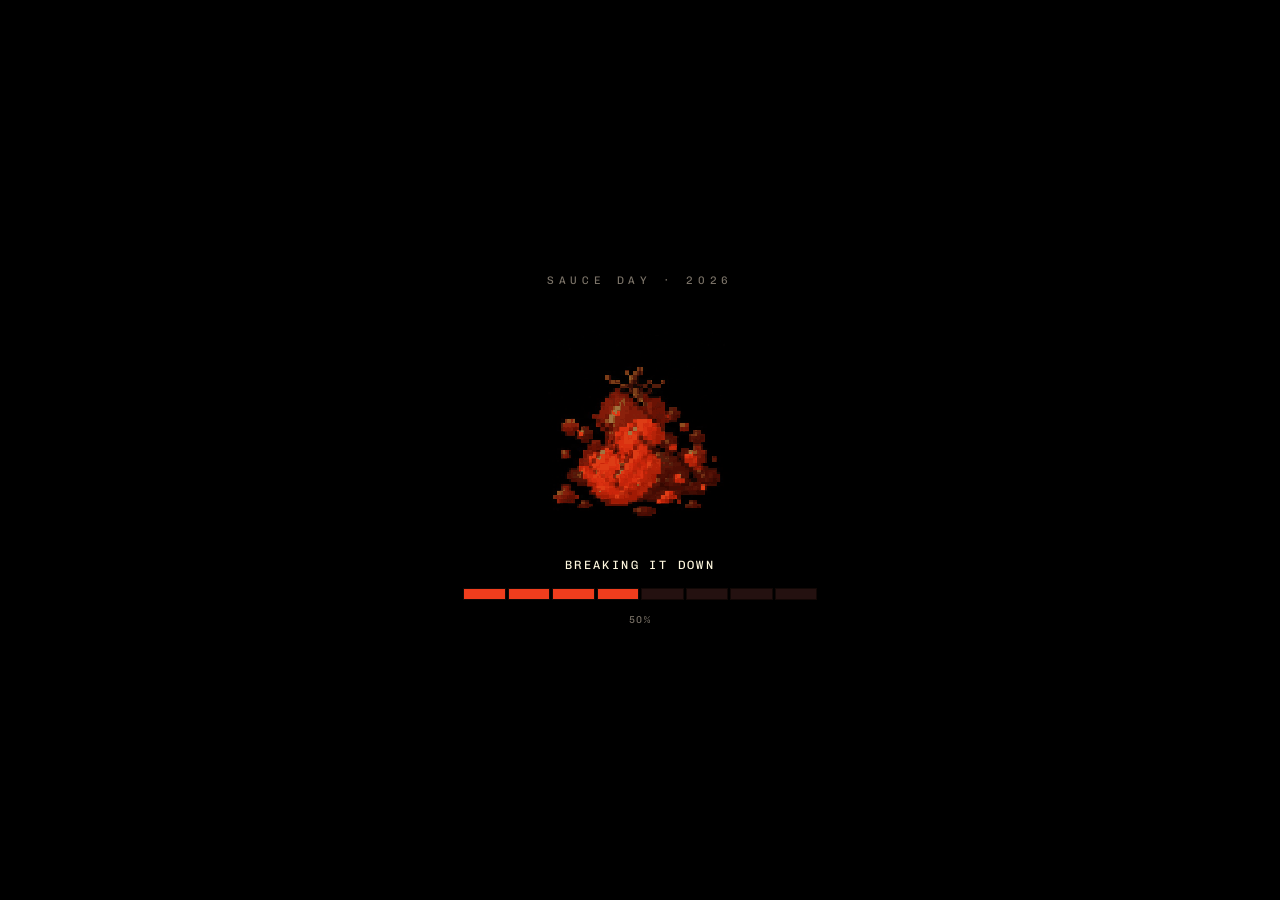
<file: index.html>
<!DOCTYPE html>
<html lang="en">
<head>
<meta charset="utf-8">
<meta name="viewport" content="width=device-width, initial-scale=1, viewport-fit=cover">
<meta name="theme-color" content="#1a1a18" media="(prefers-color-scheme: dark)">
<meta name="theme-color" content="#f4f3f0" media="(prefers-color-scheme: light)">
<title>Sauce Day</title>
<!-- Cache busting. GitHub Pages serves everything with max-age=600 and that
     is not negotiable, so the next best property is atomicity: whichever
     index.html a phone gets, it pulls THAT version's entire module graph —
     never a new app.js over a stale views.js. Every module specifier is
     remapped through this one version stamp; tools/Bump-Version.ps1 rewrites
     the stamps before a deploy. The stamp is the only thing to change. -->
<script type="importmap">
{
  "imports": {
    "./js/app.js":      "./js/app.js?v=202609011042",
    "./js/calc.js":     "./js/calc.js?v=202609011042",
    "./js/charts.js":   "./js/charts.js?v=202609011042",
    "./js/config.js":   "./js/config.js?v=202609011042",
    "./js/db.js":       "./js/db.js?v=202609011042",
    "./js/demo.js":     "./js/demo.js?v=202609011042",
    "./js/grappas.js":  "./js/grappas.js?v=202609011042",
    "./js/guide.js":    "./js/guide.js?v=202609011042",
    "./js/home.js":     "./js/home.js?v=202609011042",
    "./js/icons.js":    "./js/icons.js?v=202609011042",
    "./js/jars.js":     "./js/jars.js?v=202609011042",
    "./js/stack.js":    "./js/stack.js?v=202609011042",
    "./js/timeline.js": "./js/timeline.js?v=202609011042",
    "./js/ui.js":       "./js/ui.js?v=202609011042",
    "./js/views.js":    "./js/views.js?v=202609011042"
  }
}
</script>
<link rel="preconnect" href="https://fonts.googleapis.com">
<link rel="preconnect" href="https://fonts.gstatic.com" crossorigin>
<link href="https://fonts.googleapis.com/css2?family=Chivo:ital,wght@0,200..900;1,300..500&family=Chivo+Mono:wght@300;400&display=swap" rel="stylesheet">
<link rel="stylesheet" href="styles.css?v=202609011042">
<link rel="icon" href="data:image/svg+xml,<svg xmlns='http://www.w3.org/2000/svg' viewBox='0 0 24 24' fill='none' stroke='%23c1121f' stroke-width='1.6' stroke-linecap='round' stroke-linejoin='round'><path d='M14.5 8.44A7 7 0 1 0 14.5 20.56Z'/><path d='M11 7.6V4.4'/><path d='M11 7.6C9.4 6.2 7.7 5.9 6.1 6.3'/><path d='M11 7.6c1.4-1.2 2.9-1.6 4.4-1.3'/><path d='M18.4 8.9a6.2 6.2 0 0 1 0 11.2Z'/></svg>">
<link rel="preload" as="image" href="img/loader/sheet.png">
<!-- Installable: add-to-home-screen gives the crew a full-screen app instead of
     a browser tab with a URL bar eating the top of the run sheet. The ?v= stamp
     rides along with every other asset so a changed manifest is never stale. -->
<link rel="manifest" href="manifest.json?v=202609011042">
<link rel="apple-touch-icon" href="img/icon/apple-touch-icon.png">
<meta name="apple-mobile-web-app-capable" content="yes">
<meta name="apple-mobile-web-app-status-bar-style" content="black-translucent">
<meta name="apple-mobile-web-app-title" content="Sauce Day">
<style>
/* Critical splash CSS, inline so the black paints on the very first frame
   rather than after styles.css lands. Everything else waits its turn. */
#splash{position:fixed;inset:0;z-index:9999;background:#000;color:#fff8df;
  display:grid;place-items:center;padding:1.5rem;
  font-family:"Chivo Mono",ui-monospace,"Courier New",monospace;
  transition:opacity .45s ease,visibility .45s ease}
#splash.is-gone{opacity:0;visibility:hidden;pointer-events:none}
.sp-in{display:grid;justify-items:center;gap:.9rem;width:min(92vw,30rem);text-align:center}
.sp-mark{font-size:.6875rem;letter-spacing:.42em;text-transform:uppercase;color:#7c7469}
.sp-sprite{width:min(62vw,15rem);aspect-ratio:1;background-image:url("img/loader/sheet.png");
  background-size:600% 600%;background-repeat:no-repeat;background-position:0% 0%;
  image-rendering:pixelated;image-rendering:crisp-edges}
.sp-label{font-size:.75rem;letter-spacing:.2em;text-transform:uppercase;color:#fff8df;min-height:1.1em}
.sp-bar{display:grid;grid-template-columns:repeat(8,1fr);gap:4px;width:min(80vw,22rem)}
.sp-cell{height:.6rem;background:#241110;outline:1px solid #120806}
.sp-cell.on{background:#ef3d1d}
.sp-pct{font-size:.625rem;letter-spacing:.16em;color:#7c7469}
#splash.is-done .sp-label{color:#ffd78d}
@media (prefers-reduced-motion:reduce){#splash{transition:none}}
</style>
</head>
<body>

<div id="splash" role="status" aria-live="polite" aria-label="Loading Sauce Day">
  <div class="sp-in">
    <div class="sp-mark">Sauce Day · 2026</div>
    <div class="sp-sprite" aria-hidden="true"></div>
    <div class="sp-label">Selecting tomato</div>
    <div class="sp-bar" aria-hidden="true">
      <i class="sp-cell"></i><i class="sp-cell"></i><i class="sp-cell"></i><i class="sp-cell"></i>
      <i class="sp-cell"></i><i class="sp-cell"></i><i class="sp-cell"></i><i class="sp-cell"></i>
    </div>
    <div class="sp-pct">0%</div>
  </div>
</div>
<script src="js/splash.js?v=202609011042"></script>

<div id="demobar" class="demobar" hidden>
  Demo mode — nothing you change here is saved. Fill in <code>js/config.js</code> to go live.
</div>

<!-- A screen that has quietly stopped talking to the database must say so.
     Filled in by app.js from state.error and the realtime channel status.
     role=status so the saying-so reaches screen readers too. -->
<div id="syncbar" class="demobar sync" role="status" aria-live="polite" hidden></div>

<div id="gate" class="gate" hidden></div>

<div id="shell" hidden>
  <h1 class="vh">Sauce Day</h1>
  <header class="rule">
    <div class="rulehead">
      <div class="brand">
        <div class="logo"><span class="sig" id="sig"></span><b>Sauce Da<i>7</i></b><em id="edition">2026</em></div>
        <span class="tagline">cut the bad</span>
      </div>
      <nav id="nav" class="grads" aria-label="Sections"></nav>
      <div class="now" id="now"></div>
      <button id="help" class="helpbtn" title="Find your way — every screen, and what it is for"
              aria-label="Open the guide">?</button>
    </div>
  </header>

  <div class="frame">
    <aside id="readout" class="readout" aria-label="Live readout"></aside>
    <main id="app" class="panel"></main>
  </div>
</div>

<div id="toast" class="toast" role="status" aria-live="polite"></div>

<script type="module" src="js/app.js?v=202609011042"></script>
</body>
</html>
</file>
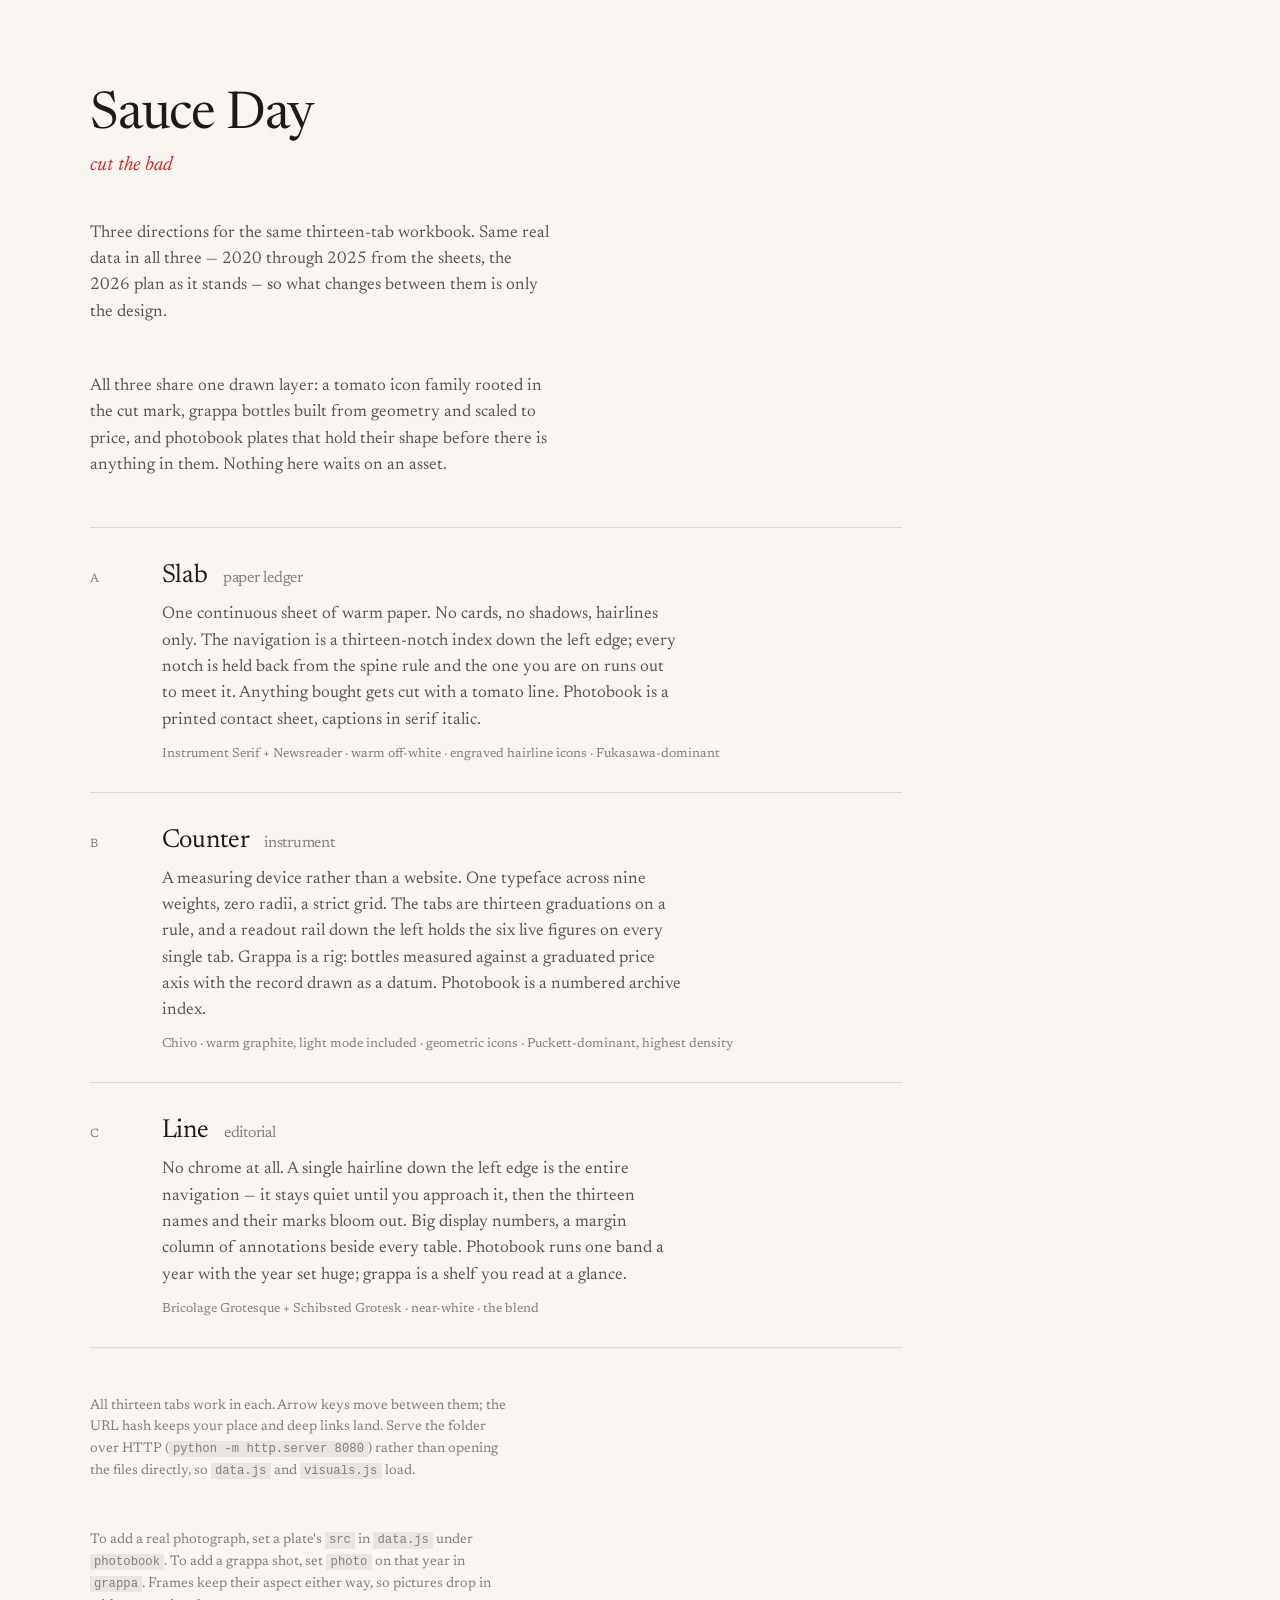
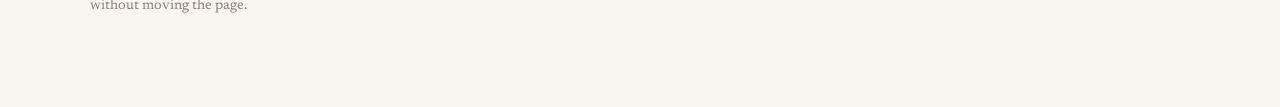
<file: prototypes/index.html>
<!DOCTYPE html>
<html lang="en">
<head>
<meta charset="utf-8">
<meta name="viewport" content="width=device-width, initial-scale=1">
<title>Sauce Day — three directions</title>
<link rel="preconnect" href="https://fonts.googleapis.com">
<link rel="preconnect" href="https://fonts.gstatic.com" crossorigin>
<link href="https://fonts.googleapis.com/css2?family=Newsreader:opsz,wght@6..72,300..600&display=swap" rel="stylesheet">
<style>
:root{
  --paper:oklch(97.4% 0.006 62);--ink:oklch(22% 0.014 45);--ink-2:oklch(45% 0.012 48);
  --ink-3:oklch(60% 0.010 50);--rule:oklch(22% 0.014 45 / .13);--tomato:oklch(55.5% 0.201 27);
}
@media (prefers-color-scheme:dark){:root{--paper:oklch(17.5% 0.010 55);--ink:oklch(93% 0.008 62);
  --ink-2:oklch(74% 0.010 60);--ink-3:oklch(56% 0.012 58);--rule:oklch(93% 0.008 62 / .16);--tomato:oklch(64% 0.185 28)}}
*{box-sizing:border-box;margin:0;padding:0}
body{background:var(--paper);color:var(--ink);font-family:"Newsreader",Georgia,serif;
  font-size:1.0625rem;line-height:1.55;padding:clamp(2rem,7vw,6rem);max-width:62rem}
h1{font-size:clamp(2rem,1.4rem + 2.4vw,3.25rem);font-weight:400;letter-spacing:-.02em;line-height:1;margin-bottom:.5rem}
.tag{color:var(--tomato);font-style:italic;font-size:1.25rem;margin-bottom:2.5rem}
p.intro{max-width:46ch;color:var(--ink-2);margin-bottom:3rem}
a.card{display:grid;grid-template-columns:3rem 1fr;gap:1.5rem;padding:1.75rem 0;
  border-top:1px solid var(--rule);text-decoration:none;color:inherit;align-items:baseline}
a.card:last-of-type{border-bottom:1px solid var(--rule)}
a.card:hover .n{color:var(--tomato)}
a.card:hover h2{text-decoration:underline;text-decoration-thickness:1px;text-underline-offset:.2em}
.n{font-size:.75rem;letter-spacing:.16em;color:var(--ink-3);text-transform:uppercase}
h2{font-weight:400;font-size:1.625rem;letter-spacing:-.01em;margin-bottom:.35rem}
h2 em{font-style:normal;color:var(--ink-3);font-size:1rem;margin-left:.6rem}
.d{color:var(--ink-2);max-width:52ch;margin-bottom:.6rem}
.meta{font-size:.8125rem;color:var(--ink-3)}
.fine{margin-top:3rem;font-size:.875rem;color:var(--ink-3);max-width:52ch}
code{font-size:.875em;background:oklch(22% 0.014 45 / .07);padding:.1em .35em}
</style>
</head>
<body>
<h1>Sauce Day</h1>
<div class="tag">cut the bad</div>
<p class="intro">Three directions for the same thirteen-tab workbook. Same real data in all three — 2020 through 2025 from the sheets, the 2026 plan as it stands — so what changes between them is only the design.</p>

<p class="intro">All three share one drawn layer: a tomato icon family rooted in the cut mark, grappa bottles built from geometry and scaled to price, and photobook plates that hold their shape before there is anything in them. Nothing here waits on an asset.</p>

<a class="card" href="a-slab.html">
  <span class="n">A</span>
  <div>
    <h2>Slab <em>paper ledger</em></h2>
    <p class="d">One continuous sheet of warm paper. No cards, no shadows, hairlines only. The navigation is a thirteen-notch index down the left edge; every notch is held back from the spine rule and the one you are on runs out to meet it. Anything bought gets cut with a tomato line. Photobook is a printed contact sheet, captions in serif italic.</p>
    <p class="meta">Instrument Serif + Newsreader · warm off-white · engraved hairline icons · Fukasawa-dominant</p>
  </div>
</a>

<a class="card" href="b-counter.html">
  <span class="n">B</span>
  <div>
    <h2>Counter <em>instrument</em></h2>
    <p class="d">A measuring device rather than a website. One typeface across nine weights, zero radii, a strict grid. The tabs are thirteen graduations on a rule, and a readout rail down the left holds the six live figures on every single tab. Grappa is a rig: bottles measured against a graduated price axis with the record drawn as a datum. Photobook is a numbered archive index.</p>
    <p class="meta">Chivo · warm graphite, light mode included · geometric icons · Puckett-dominant, highest density</p>
  </div>
</a>

<a class="card" href="c-line.html">
  <span class="n">C</span>
  <div>
    <h2>Line <em>editorial</em></h2>
    <p class="d">No chrome at all. A single hairline down the left edge is the entire navigation — it stays quiet until you approach it, then the thirteen names and their marks bloom out. Big display numbers, a margin column of annotations beside every table. Photobook runs one band a year with the year set huge; grappa is a shelf you read at a glance.</p>
    <p class="meta">Bricolage Grotesque + Schibsted Grotesk · near-white · the blend</p>
  </div>
</a>

<p class="fine">All thirteen tabs work in each. Arrow keys move between them; the URL hash keeps your place and deep links land. Serve the folder over HTTP (<code>python -m http.server 8080</code>) rather than opening the files directly, so <code>data.js</code> and <code>visuals.js</code> load.</p>

<p class="fine">To add a real photograph, set a plate's <code>src</code> in <code>data.js</code> under <code>photobook</code>. To add a grappa shot, set <code>photo</code> on that year in <code>grappa</code>. Frames keep their aspect either way, so pictures drop in without moving the page.</p>
</body>
</html>
</file>
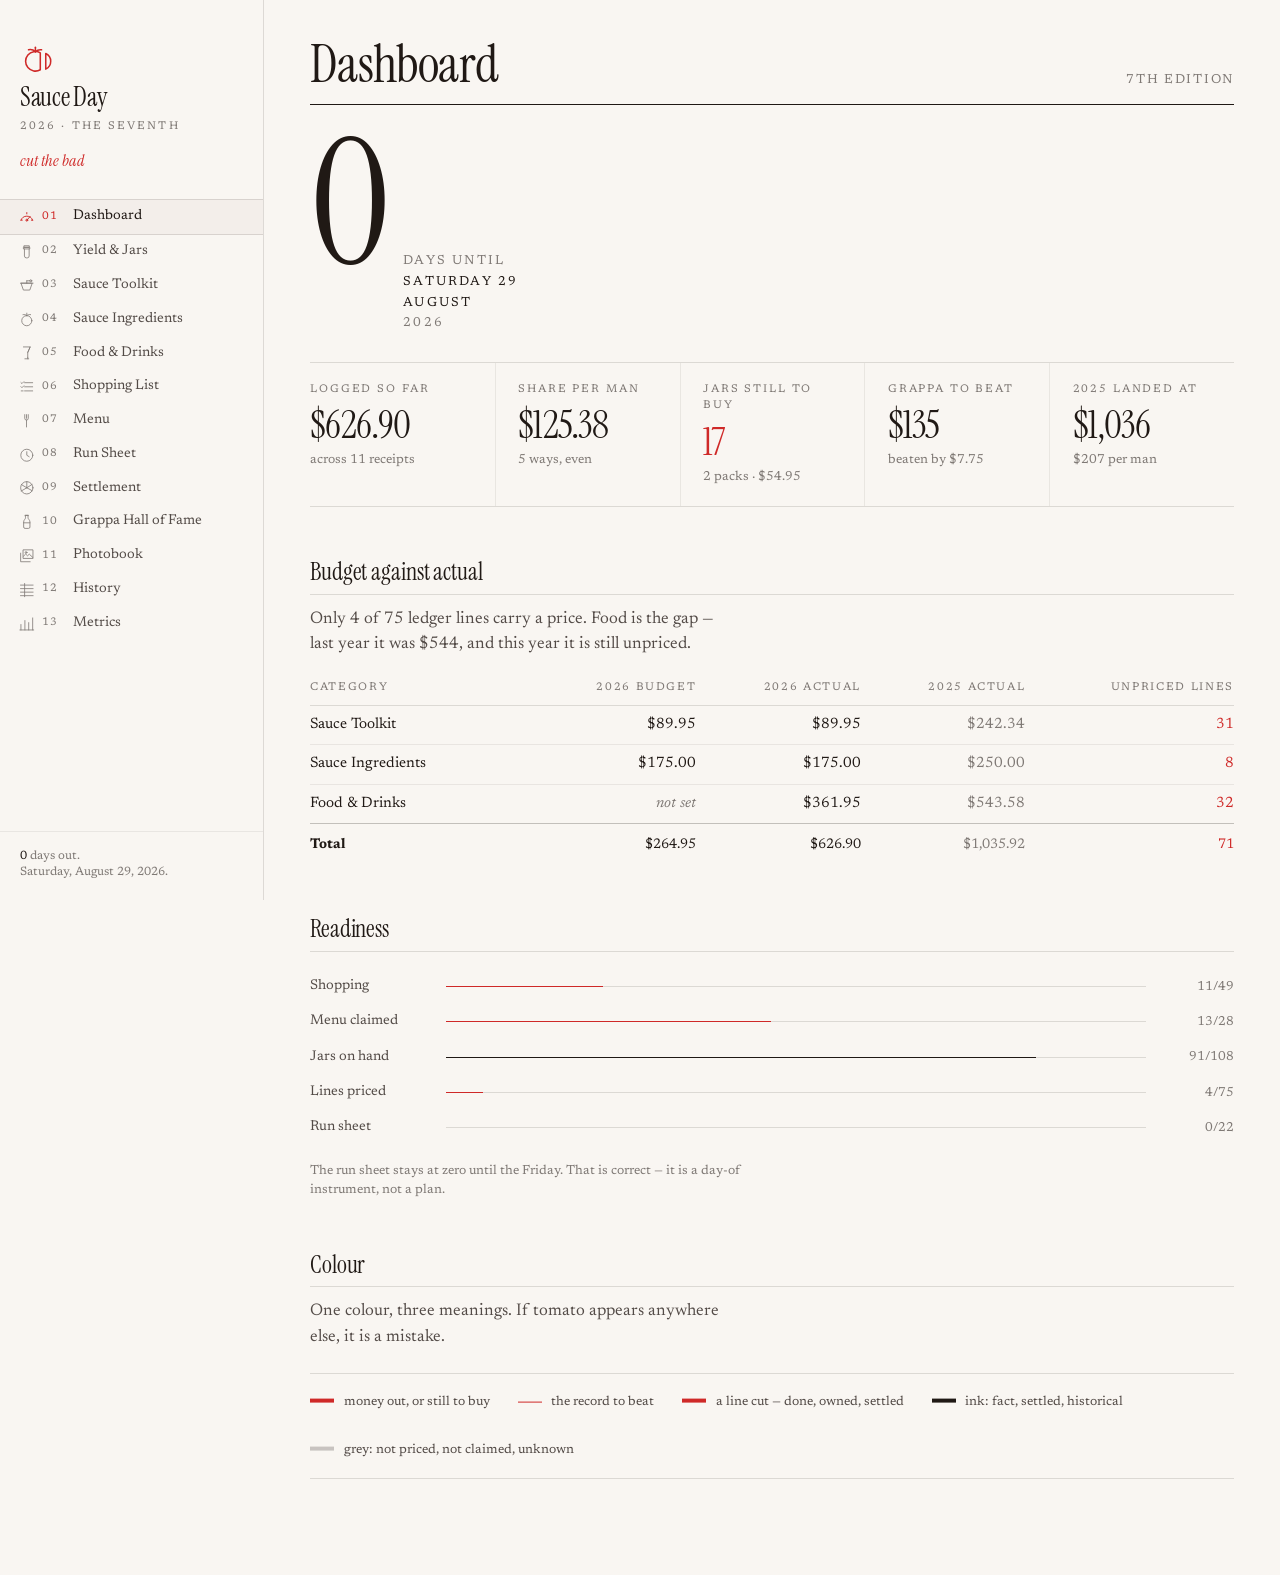
<file: prototypes/a-slab.html>
<!DOCTYPE html>
<html lang="en">
<head>
<meta charset="utf-8">
<meta name="viewport" content="width=device-width, initial-scale=1, viewport-fit=cover">
<title>Sauce Day — SLAB</title>
<link rel="preconnect" href="https://fonts.googleapis.com">
<link rel="preconnect" href="https://fonts.gstatic.com" crossorigin>
<link href="https://fonts.googleapis.com/css2?family=Instrument+Serif:ital@0;1&family=Newsreader:ital,opsz,wght@0,6..72,200..700;1,6..72,200..500&display=swap" rel="stylesheet">
<style>
/* ===========================================================================
   SLAB — one sheet of warm paper, thumbed at the edge.
   Fukasawa: no containers, no shadows, one gesture. The index notch protrudes.
   Tomato appears only where something is unresolved, or to cut a line.
   =========================================================================== */
:root{
  --paper:      oklch(97.4% 0.006 62);
  --paper-2:    oklch(95.2% 0.008 62);
  --paper-3:    oklch(92.4% 0.010 62);
  --ink:        oklch(22% 0.014 45);
  --ink-2:      oklch(42% 0.012 48);
  --ink-3:      oklch(58% 0.010 50);
  --rule:       oklch(22% 0.014 45 / .13);
  --rule-soft:  oklch(22% 0.014 45 / .07);
  --tomato:     oklch(55.5% 0.201 27);
  --tomato-ink: oklch(43% 0.160 27);

  --serif: "Instrument Serif", "Iowan Old Style", Georgia, serif;
  --text:  "Newsreader", "Iowan Old Style", Georgia, serif;

  --spine: 16.5rem;
  --gut: clamp(1.25rem, 3.6vw, 3.5rem);
  --ease: cubic-bezier(.16,1,.3,1);
}
@media (prefers-color-scheme: dark){
  :root{
    --paper: oklch(17.5% 0.010 55); --paper-2: oklch(21% 0.011 55); --paper-3: oklch(25% 0.012 55);
    --ink: oklch(93% 0.008 62); --ink-2: oklch(76% 0.010 60); --ink-3: oklch(58% 0.012 58);
    --rule: oklch(93% 0.008 62 / .16); --rule-soft: oklch(93% 0.008 62 / .08);
    --tomato: oklch(64% 0.185 28); --tomato-ink: oklch(72% 0.160 30);
  }
}
*{box-sizing:border-box;margin:0;padding:0;-webkit-tap-highlight-color:transparent}
html{-webkit-text-size-adjust:100%}
body{
  background:var(--paper);color:var(--ink);
  font-family:var(--text);font-size:clamp(.9375rem,.9rem + .2vw,1rem);
  line-height:1.5;font-variant-numeric:tabular-nums;
  -webkit-font-smoothing:antialiased;text-rendering:optimizeLegibility;
}
a{color:inherit}
:focus-visible{outline:2px solid var(--tomato);outline-offset:3px}

/* ---------------------------------------------------------------- shell */
.slab{display:grid;grid-template-columns:var(--spine) minmax(0,1fr);min-height:100dvh}

/* ---------------------------------------------------------------- spine */
.spine{
  position:sticky;top:0;height:100dvh;
  border-right:1px solid var(--rule);
  display:flex;flex-direction:column;
  padding:calc(var(--gut) * .9) 0 1.25rem;
  background:var(--paper);z-index:5;
}
.mark{padding:0 1.25rem 1.6rem;}
.mark .sig{display:block;color:var(--tomato);margin-bottom:.7rem}
.mark .sig svg{width:2.1rem;height:2.1rem;stroke-width:1.1}
.mark b{
  display:block;font-family:var(--serif);font-weight:400;
  font-size:1.6rem;line-height:.95;letter-spacing:-.01em;
}
.mark i{
  display:block;font-style:normal;margin-top:.5rem;
  font-size:.6875rem;letter-spacing:.19em;text-transform:uppercase;color:var(--ink-3);
}
.mark s{display:block;text-decoration:none;margin-top:.9rem;font-size:.8125rem;color:var(--tomato);font-style:italic;font-family:var(--serif);font-size:1rem}

.notches{list-style:none;flex:1;overflow-y:auto;overflow-x:clip;scrollbar-width:thin}
.notch{
  display:grid;grid-template-columns:1.1rem 1.45rem 1fr;align-items:center;gap:.45rem;
  width:100%;background:none;border:0;cursor:pointer;text-align:left;
  font:inherit;color:var(--ink-2);
  padding:.4rem 1.25rem .4rem 1.1rem;
  /* every notch is held back from the spine edge; the active one reaches it */
  margin-right:1.25rem;position:relative;
  transition:color .2s var(--ease), margin-right .34s var(--ease), background-color .2s var(--ease);
}
.notch em{font-style:normal;font-size:.6875rem;color:var(--ink-3);letter-spacing:.06em;transition:color .2s}
.notch span{font-size:.875rem;letter-spacing:.002em}
/* hairline icons: engraved, never filled — this is a paper sheet */
.notch .ico{width:1.1rem;height:1.1rem;stroke-width:1.1;color:var(--ink-3);transition:color .2s var(--ease)}
.notch:hover .ico{color:var(--ink-2)}
.notch[aria-current="true"] .ico{color:var(--tomato);stroke-width:1.3}
.notch:hover{color:var(--ink)}
.notch:hover em{color:var(--ink-2)}
/* the thumbed tab: it alone runs out to the spine rule */
.notch[aria-current="true"]{
  color:var(--ink);background:var(--paper-2);margin-right:0;
  border-top:1px solid var(--rule);border-bottom:1px solid var(--rule);
}
.notch[aria-current="true"] em{color:var(--tomato)}
.spinefoot{padding:1rem 1.25rem 0;border-top:1px solid var(--rule-soft);font-size:.75rem;color:var(--ink-3);line-height:1.35}

/* ---------------------------------------------------------------- sheet */
.sheet{padding:calc(var(--gut) * .9) var(--gut) 6rem;max-width:78rem;min-width:0}
.sheet[data-anim]{animation:rise .5s var(--ease) both}
@keyframes rise{from{opacity:0;transform:translateY(.75rem)}to{opacity:1;transform:none}}

.head{display:flex;flex-wrap:wrap;align-items:flex-end;gap:.75rem 1.5rem;padding-bottom:.9rem;border-bottom:1px solid var(--ink);margin-bottom:1.9rem}
.head h1{font-family:var(--serif);font-weight:400;font-size:clamp(2rem,1.5rem + 2.2vw,3.25rem);line-height:.92;letter-spacing:-.015em}
.head p{margin-left:auto;font-size:.8125rem;color:var(--ink-3);letter-spacing:.13em;text-transform:uppercase}

h2{font-family:var(--serif);font-weight:400;font-size:1.5rem;letter-spacing:-.005em;line-height:1.1}
.sec{margin-top:3.25rem}
/* only a section that genuinely opens the sheet loses its top margin —
   :first-of-type was zeroing sections that follow a table or a paragraph */
.sheet > .sec:first-child{margin-top:0}
.sec > h2{padding-bottom:.5rem;border-bottom:1px solid var(--rule)}
.lede{max-width:42ch;color:var(--ink-2);margin:.75rem 0 1.4rem;font-size:1.0625rem;line-height:1.5}
.note{font-size:.8125rem;color:var(--ink-3);line-height:1.45;max-width:56ch}
.tom{color:var(--tomato)}

/* ------------------------------------------------------------ figures */
.figures{display:flex;flex-wrap:wrap;gap:0;border-top:1px solid var(--rule);border-bottom:1px solid var(--rule);margin:1.75rem 0}
.fig{flex:1 1 9rem;padding:1.15rem 1.4rem 1.25rem;border-left:1px solid var(--rule-soft);min-width:0}
.fig:first-child{border-left:0;padding-left:0}
.fig dt{font-size:.6875rem;letter-spacing:.17em;text-transform:uppercase;color:var(--ink-3);margin-bottom:.5rem}
.fig dd{font-family:var(--serif);font-size:clamp(1.75rem,1.4rem + 1.3vw,2.5rem);line-height:.95;letter-spacing:-.02em}
.fig dd small{font-family:var(--text);font-size:.8125rem;letter-spacing:0;color:var(--ink-3);margin-left:.4rem;vertical-align:.35em}
.fig.hot dd{color:var(--tomato)}
.fig .sub{font-size:.8125rem;color:var(--ink-3);margin-top:.45rem}

/* the countdown owns the page */
.count{display:flex;align-items:baseline;gap:1.25rem;flex-wrap:wrap;margin-bottom:.4rem}
.count b{font-family:var(--serif);font-weight:400;font-size:clamp(5rem,3rem + 12vw,11rem);line-height:.8;letter-spacing:-.045em;display:block}
.count .cap{font-size:.8125rem;letter-spacing:.17em;text-transform:uppercase;color:var(--ink-3);max-width:11rem;line-height:1.6}
.count .cap b{font-family:var(--text);font-size:.8125rem;letter-spacing:.17em;color:var(--ink);display:inline}

/* ------------------------------------------------------------ tables */
table{width:100%;border-collapse:collapse;font-size:.9375rem}
caption{text-align:left;font-size:.6875rem;letter-spacing:.17em;text-transform:uppercase;color:var(--ink-3);padding-bottom:.6rem}
th{text-align:left;font-weight:400;font-size:.6875rem;letter-spacing:.15em;text-transform:uppercase;color:var(--ink-3);padding:0 .75rem .5rem 0;border-bottom:1px solid var(--rule);vertical-align:bottom;white-space:nowrap}
td{padding:.5rem .75rem .5rem 0;border-bottom:1px solid var(--rule-soft);vertical-align:baseline}
th.r,td.r{text-align:right;padding-right:0}
th:last-child,td:last-child{padding-right:0}
tbody tr:last-child td{border-bottom:1px solid var(--rule)}
tfoot td{padding-top:.7rem;border-bottom:0;font-size:.875rem}
.dim{color:var(--ink-3)}
.q{color:var(--ink-3);font-style:italic}
.wrap{overflow-x:auto;margin-inline:calc(var(--gut) * -1);padding-inline:var(--gut);scrollbar-width:thin}
.wrap > table{min-width:40rem}

/* "cut the bad" — the strike is the design's one gesture */
.cut{position:relative;color:var(--ink-3)}
.cut::after{
  content:"";position:absolute;left:-.1em;top:.62em;height:1px;width:calc(100% + .2em);
  background:var(--tomato);transform-origin:left;animation:cut .42s var(--ease) both;
}
@keyframes cut{from{transform:scaleX(0)}to{transform:scaleX(1)}}

/* ------------------------------------------------------------ scenario */
.scen{display:flex;gap:0;border-top:1px solid var(--rule);border-bottom:1px solid var(--rule);margin:1.5rem 0}
.scen button{
  flex:1;background:none;border:0;border-left:1px solid var(--rule-soft);cursor:pointer;
  font:inherit;color:var(--ink-3);text-align:left;padding:1rem 1.15rem 1.1rem;
  transition:background-color .22s var(--ease),color .22s var(--ease);
}
.scen button:first-child{border-left:0;padding-left:0}
.scen button:hover{color:var(--ink)}
.scen button[aria-pressed="true"]{background:var(--paper-2);color:var(--ink)}
.scen button:first-child[aria-pressed="true"]{padding-left:1.15rem}
.scen b{display:block;font-family:var(--serif);font-size:1.75rem;line-height:1;letter-spacing:-.02em;margin-bottom:.35rem}
.scen[data-live] button[aria-pressed="true"] b{color:var(--tomato)}
.scen em{font-style:normal;font-size:.6875rem;letter-spacing:.15em;text-transform:uppercase}
.scen s{display:block;text-decoration:none;font-size:.8125rem;color:var(--ink-3);margin-top:.3rem}

/* the cascade, drawn as a falling line */
.cascade{display:grid;gap:0;margin:1.5rem 0;border-top:1px solid var(--rule)}
.casrow{display:grid;grid-template-columns:1.5rem 1fr auto;gap:1rem;align-items:baseline;padding:.85rem 0;border-bottom:1px solid var(--rule-soft)}
.casrow i{font-style:normal;font-size:.6875rem;color:var(--ink-3);letter-spacing:.1em}
.casrow b{font-family:var(--serif);font-weight:400;font-size:1.375rem;letter-spacing:-.01em}
.casrow .why{font-size:.8125rem;color:var(--ink-3);display:block;margin-top:.15rem}
.casrow.buy b{color:var(--tomato)}

/* ------------------------------------------------------------ key */
.key{display:flex;flex-wrap:wrap;gap:1.75rem;padding:1.15rem 0;border-top:1px solid var(--rule);border-bottom:1px solid var(--rule)}
.key div{display:flex;align-items:baseline;gap:.6rem;font-size:.8125rem;color:var(--ink-2)}
.swatch{width:1.5rem;height:.25rem;flex:none;translate:0 -.15rem}
.sw-tom{background:var(--tomato)}
.sw-tom-h{background:none;border-top:1px solid var(--tomato);height:0}
.sw-ink{background:var(--ink)}
.sw-dim{background:var(--ink-3);opacity:.4}

/* ------------------------------------------------------------ matrix */
.matrix{border-collapse:collapse;font-size:.9375rem}
.matrix th{font-size:.6875rem}
.matrix td{text-align:right;border-bottom:1px solid var(--rule-soft);border-left:1px solid var(--rule-soft)}
.matrix td:first-child,.matrix th:first-child{text-align:left;border-left:0;white-space:nowrap}
.matrix .self{color:var(--ink-3)}
.matrix .pay{color:var(--tomato)}

/* ------------------------------------------------------------ grappa */
.ladder{margin:1.75rem 0;border-top:1px solid var(--rule)}
.rung{display:grid;grid-template-columns:3.25rem 1fr auto;align-items:center;gap:1rem;padding:.7rem 0;border-bottom:1px solid var(--rule-soft)}
.rung em{font-style:normal;color:var(--ink-3);font-size:.875rem}
.bar{height:1px;background:var(--ink);transform-origin:left;animation:grow .6s var(--ease) both}
.rung.rec .bar{background:var(--ink);height:2px}
.rung.now .bar{background:var(--tomato);height:3px}
.rung b{font-family:var(--serif);font-weight:400;font-size:1.125rem}
.rung.now b{color:var(--tomato)}
.rung.none .bar{background:var(--ink-3);opacity:.25}
@keyframes grow{from{transform:scaleX(0)}to{transform:scaleX(1)}}
.verdict{font-family:var(--serif);font-size:clamp(1.75rem,1.2rem + 2vw,2.75rem);line-height:1.05;letter-spacing:-.02em;max-width:20ch;margin:1.25rem 0 .5rem}
.verdict .tom{font-style:italic}

/* ------------------------------------------------------------ the shelf */
/* Bottles stand on one line, height scaled to price. The record is drawn
   straight across as the line to clear, so beating it is a thing you see. */
.shelfwrap{margin:1.5rem 0 1rem;overflow-x:auto;scrollbar-width:thin;padding-top:1.25rem}
.shelf{position:relative;display:flex;align-items:flex-end;gap:clamp(.75rem,2.4vw,2.25rem);
  min-width:min-content;padding:0 .5rem;border-bottom:1px solid var(--ink)}
.slot{display:flex;flex-direction:column;align-items:center;gap:0;flex:none;position:relative;z-index:1}
.slot .btl{color:var(--ink-2);display:block;overflow:visible}
.slot .btl-cap{fill:var(--ink-2);opacity:.16}
.slot .btl-label{fill:var(--paper)}
.slot.rec .btl{color:var(--ink)}
.slot.rec .btl-cap{fill:var(--ink);opacity:.2}
.slot.now .btl{color:var(--tomato);stroke-width:1.6}
.slot.now .btl-cap{fill:var(--tomato);opacity:.22}
.slot.gone .btl{color:var(--ink-3);opacity:.42}
.slot.gone .btl-body{stroke-dasharray:2 3}
.slot .yr{font-size:.75rem;color:var(--ink-3);letter-spacing:.08em;margin-top:.55rem}
.slot .pr{font-family:var(--serif);font-size:1.0625rem;line-height:1.2}
.slot.now .pr{color:var(--tomato)}
.slot.gone .pr{color:var(--ink-3);font-family:var(--text);font-size:.75rem;font-style:italic}
/* the record, drawn across everything */
.recmark{position:absolute;left:0;right:0;border-top:1px dashed var(--tomato);z-index:0;pointer-events:none}
.recmark b{position:absolute;right:0;top:-1.45rem;font-family:var(--text);font-weight:400;
  font-size:.6875rem;letter-spacing:.15em;text-transform:uppercase;color:var(--tomato);background:var(--paper);padding-left:.5rem}
.shelffoot{display:flex;gap:1.5rem;flex-wrap:wrap;font-size:.75rem;color:var(--ink-3);padding-top:.75rem}

/* bottle portraits: drawing now, photograph the moment there is one */
.portraits{display:grid;grid-template-columns:repeat(auto-fit,minmax(11rem,1fr));gap:2rem 2.25rem;margin-top:1.75rem}
.port{display:grid;gap:.75rem}
.portshot{border:1px solid var(--rule);aspect-ratio:3/4;display:grid;place-items:center;
  background:var(--surface,transparent);position:relative;overflow:hidden}
.portshot img{width:100%;height:100%;object-fit:cover;display:block}
.portshot .btl{color:var(--ink-3)}
.portshot .btl-cap{fill:var(--ink-3);opacity:.16}
.portshot .btl-label{fill:var(--paper)}
.port.now .portshot{border-color:var(--tomato)}
.port.now .portshot .btl{color:var(--tomato)}
.port.now .portshot .btl-cap{fill:var(--tomato);opacity:.2}
.port .meta b{font-family:var(--serif);font-size:1.125rem;font-weight:400;display:block}
.port .meta em{font-style:normal;font-size:.75rem;color:var(--ink-3);letter-spacing:.1em}
.port .meta p{font-size:.8125rem;color:var(--ink-3);margin-top:.3rem;line-height:1.4}
.ask{font-size:.6875rem;letter-spacing:.14em;text-transform:uppercase;color:var(--ink-3);
  display:flex;align-items:center;gap:.4rem;margin-top:.4rem}
.ask .ico{width:.9rem;height:.9rem;stroke-width:1.2}

/* ------------------------------------------------------------ photobook */
/* A contact sheet. Irregular by design — a printed album page, not a CSS grid
   of identical squares. */
.sheetyear{margin-top:3rem;padding-top:1rem;border-top:1px solid var(--ink)}
.sheetyear:first-of-type{margin-top:1.5rem}
.syhead{display:flex;align-items:baseline;gap:1rem;flex-wrap:wrap;margin-bottom:1.25rem}
.syhead b{font-family:var(--serif);font-weight:400;font-size:1.75rem;letter-spacing:-.02em;line-height:1}
.syhead i{font-style:italic;font-family:var(--serif);font-size:1.125rem;color:var(--ink-2)}
.syhead .c{margin-left:auto;font-size:.6875rem;letter-spacing:.15em;text-transform:uppercase;color:var(--ink-3)}
.contact{display:grid;grid-template-columns:repeat(auto-fill,minmax(12rem,1fr));gap:1.5rem 1.75rem;align-items:start}
.plate{margin:0;display:grid;gap:.55rem}
.plate .plate-well{position:relative;aspect-ratio:var(--ar,1.5);border:1px solid var(--rule);
  display:grid;place-items:center;color:var(--ink-4,var(--ink-3))}
.plate.is-empty .plate-well{background:var(--paper-2)}
/* one registration tick, top left. Equal arms at any aspect. */
.plate.is-empty .plate-well::before{
  content:"";position:absolute;top:-1px;left:-1px;width:.85rem;height:.85rem;
  border-top:2px solid var(--tomato);border-left:2px solid var(--tomato);
}
.plate .plate-mark{width:1.375rem;height:1.375rem;stroke-width:1;color:var(--ink-3);opacity:.4}
.plate img{width:100%;aspect-ratio:var(--ar,1.5);object-fit:cover;display:block;border:1px solid var(--rule)}
.plate figcaption{font-size:.8125rem;line-height:1.4;color:var(--ink-2);font-style:italic;font-family:var(--serif)}
.plate.wide{grid-column:span 2}
@media (max-width:34rem){.plate.wide{grid-column:span 1}}

/* ------------------------------------------------------------ charts */
.charts{display:grid;grid-template-columns:repeat(auto-fit,minmax(19rem,1fr));gap:2.5rem 3rem;margin-top:1.75rem}
.chart h3{font-size:.6875rem;letter-spacing:.17em;text-transform:uppercase;color:var(--ink-3);font-weight:400;margin-bottom:.2rem}
.chart p{font-size:.8125rem;color:var(--ink-3);margin-bottom:.9rem;min-height:2.2em;line-height:1.35}
svg{display:block;width:100%;height:auto;overflow:visible}
.ax{stroke:var(--rule);stroke-width:1}
.axl{fill:var(--ink-3);font-size:9px;font-family:var(--text);letter-spacing:.09em;text-transform:uppercase}
.vl{fill:var(--ink);font-size:10px;font-family:var(--text)}
.bar-f{fill:var(--ink);opacity:.85}
.bar-live{fill:var(--tomato)}
.ln{fill:none;stroke:var(--ink);stroke-width:1.25;stroke-linejoin:round}
.ln-live{stroke:var(--tomato)}
.dot{fill:var(--paper);stroke:var(--ink);stroke-width:1.25}
.dot-live{fill:var(--tomato);stroke:var(--tomato)}
.recline{stroke:var(--tomato);stroke-width:1;stroke-dasharray:2 3}
.st1{fill:var(--ink);opacity:.88}
.st2{fill:var(--ink);opacity:.52}
.st3{fill:var(--ink);opacity:.22}
.band{fill:var(--tomato);opacity:.12}

/* ------------------------------------------------------------ run/menu */
.stack{border-top:1px solid var(--rule)}
.grp{padding:1.5rem 0 .35rem;font-size:.6875rem;letter-spacing:.17em;text-transform:uppercase;color:var(--ink-3);display:flex;gap:1rem;align-items:baseline}
.grp b{color:var(--ink);font-weight:400}
.grp .r{margin-left:auto}
.row{display:grid;grid-template-columns:3.75rem 1fr;gap:1rem;padding:.65rem 0;border-bottom:1px solid var(--rule-soft);align-items:baseline}
.row time{font-size:.8125rem;color:var(--ink-3);letter-spacing:.03em}
.row .what{font-size:1rem}
.row .meta{font-size:.8125rem;color:var(--ink-3);margin-top:.2rem}
.row .meta b{color:var(--ink-2);font-weight:400}
.unclaimed{color:var(--tomato)}

.mini{display:flex;gap:1.5rem;flex-wrap:wrap;font-size:.8125rem;color:var(--ink-3);margin-top:1rem}
.mini b{color:var(--ink);font-family:var(--serif);font-size:1.125rem;font-weight:400;margin-right:.3rem}

/* readiness rails */
.rails{display:grid;gap:.9rem;margin:1.5rem 0}
.rail{display:grid;grid-template-columns:7.5rem 1fr 4.5rem;gap:1rem;align-items:center;font-size:.875rem}
.rail .track{height:1px;background:var(--rule);position:relative}
.rail .fill{position:absolute;inset:0 auto 0 0;height:1px;background:var(--ink);transform-origin:left;animation:grow .7s var(--ease) both}
.rail.short .fill{background:var(--tomato)}
.rail .n{text-align:right;color:var(--ink-3);font-size:.8125rem}
.rail .lbl{color:var(--ink-2)}

/* ------------------------------------------------------------ mobile */
@media (max-width:56rem){
  .slab{grid-template-columns:1fr}
  .spine{position:sticky;top:0;height:auto;border-right:0;border-bottom:1px solid var(--rule);padding:.9rem 0 0}
  .mark{padding:0 var(--gut) .75rem;display:flex;align-items:baseline;gap:.75rem;flex-wrap:wrap}
  .mark b{font-size:1.25rem}
  .mark i{margin:0}
  .mark s{margin:0 0 0 auto;font-size:.9375rem}
  .notches{display:flex;overflow-x:auto;gap:0;flex:none;scroll-snap-type:x proximity;padding-inline:var(--gut)}
  .notch{grid-template-columns:none;display:flex;gap:.4rem;white-space:nowrap;padding:.5rem .85rem;margin:0;scroll-snap-align:center;border-bottom:2px solid transparent}
  .notch[aria-current="true"]{background:none;border:0;border-bottom:2px solid var(--tomato);padding:.5rem .85rem;margin:0}
  .spinefoot{display:none}
  .sheet{padding-top:1.5rem}
  .fig{flex:1 1 8rem;padding-left:1rem}
  .fig:nth-child(odd){border-left:0;padding-left:0}
}
@media (prefers-reduced-motion:reduce){
  *,*::after,*::before{animation-duration:.01ms !important;transition-duration:.01ms !important}
}
</style>
</head>
<body>

<div class="slab">
  <nav class="spine" aria-label="Workbook tabs">
    <div class="mark">
      <span class="sig" id="sig"></span>
      <b>Sauce Day</b>
      <i>2026 · the seventh</i>
      <s>cut the bad</s>
    </div>
    <ul class="notches" id="notches"></ul>
    <div class="spinefoot" id="spinefoot"></div>
  </nav>
  <main class="sheet" id="sheet" tabindex="-1"></main>
</div>

<script src="data.js"></script>
<script src="visuals.js"></script>
<script>
(function(){
"use strict";
const S = window.SAUCE, V2 = window.SV, $ = s => document.querySelector(s);
const {money, money0, num, dateLong} = S;
const ic = V2.icon;
const esc = s => String(s == null ? "" : s).replace(/[&<>"]/g, c => ({"&":"&amp;","<":"&lt;",">":"&gt;",'"':"&quot;"}[c]));

/* ---------------------------------------------------------------- spine */
$("#sig").innerHTML = ic("cut");
$("#notches").innerHTML = S.TABS.map(t =>
  `<li><button class="notch" data-tab="${t.id}" aria-current="false">${ic(t.icon)}<em>${t.n}</em><span>${esc(t.name)}</span></button></li>`
).join("");
const d = S.daysToGo();
$("#spinefoot").innerHTML =
  `<b style="color:var(--ink);font-weight:400">${d}</b> days out.<br>${dateLong(S.settings.sauceDate)}.`;

/* ---------------------------------------------------------------- bits */
const figure = (label, value, sub, hot) =>
  `<div class="fig${hot ? " hot" : ""}"><dt>${esc(label)}</dt><dd>${value}</dd>${sub ? `<div class="sub">${sub}</div>` : ""}</div>`;
const figures = arr => `<dl class="figures">${arr.join("")}</dl>`;
const rail = (label, done, total, word) => {
  const pct = total ? done / total : 0;
  return `<div class="rail${pct < .5 ? " short" : ""}">
    <span class="lbl">${esc(label)}</span>
    <span class="track"><span class="fill" style="width:${(pct*100).toFixed(1)}%"></span></span>
    <span class="n">${done}/${total}</span></div>`;
};

/* ---------------------------------------------------------------- charts */
const W = 320, H = 150, P = {t:10,r:8,b:20,l:34};
const sx = (i,n) => P.l + (n<2?0:(W-P.l-P.r)*i/(n-1));
const bx = (i,n) => P.l + (W-P.l-P.r)*i/n;
const bw = n => (W-P.l-P.r)/n * .62;
const sy = (v,max) => H-P.b - (max?(H-P.t-P.b)*v/max:0);
const axis = max => `<line class="ax" x1="${P.l}" y1="${H-P.b}" x2="${W-P.r}" y2="${H-P.b}"/>
  <text class="axl" x="0" y="${H-P.b}">0</text>
  <text class="axl" x="0" y="${P.t+7}">${max}</text>`;

function chartBars(rows, val, fmt){
  const vals = rows.map(val), max = Math.max(...vals.filter(v=>v!=null), 1);
  const nice = Math.ceil(max/100)*100, n = rows.length;
  return `<svg viewBox="0 0 ${W} ${H}" role="img">${axis(nice)}
    ${rows.map((r,i)=>{
      const v = val(r); if(v==null) return `<text class="axl" x="${bx(i,n)+bw(n)/2}" y="${H-P.b-4}" text-anchor="middle">—</text>`;
      const y = sy(v,nice);
      return `<rect class="bar-f${r.live?" bar-live":""}" x="${bx(i,n)}" y="${y}" width="${bw(n)}" height="${H-P.b-y}"><title>${r.year}: ${fmt(v)}</title></rect>`;
    }).join("")}
    ${rows.map((r,i)=>`<text class="axl" x="${bx(i,n)+bw(n)/2}" y="${H-6}" text-anchor="middle">'${String(r.year).slice(2)}</text>`).join("")}
  </svg>`;
}
function chartLine(rows, val, fmt, refLine){
  const pts = rows.map((r,i)=>({i, v: val(r), live: r.live, year: r.year})).filter(p=>p.v!=null);
  const max = Math.ceil(Math.max(...pts.map(p=>p.v), refLine||0, 1)/50)*50, n = rows.length;
  const px = p => sx(p.i, n), py = p => sy(p.v, max);
  const dPath = pts.map((p,k)=>`${k?"L":"M"}${px(p)} ${py(p)}`).join(" ");
  return `<svg viewBox="0 0 ${W} ${H}" role="img">${axis(max)}
    ${refLine ? `<line class="recline" x1="${P.l}" y1="${sy(refLine,max)}" x2="${W-P.r}" y2="${sy(refLine,max)}"/>
      <text class="axl" x="${W-P.r}" y="${sy(refLine,max)-4}" text-anchor="end" style="fill:var(--tomato)">record ${money0(refLine)}</text>`:""}
    <path class="ln" d="${dPath}"/>
    ${pts.map(p=>`<circle class="dot${p.live?" dot-live":""}" cx="${px(p)}" cy="${py(p)}" r="2.6"><title>${p.year}: ${fmt(p.v)}</title></circle>`).join("")}
    ${rows.map((r,i)=>`<text class="axl" x="${sx(i,n)}" y="${H-6}" text-anchor="middle">'${String(r.year).slice(2)}</text>`).join("")}
  </svg>`;
}
function chartStack(rows){
  const tot = rows.map(r=>r.total||0), max = Math.ceil(Math.max(...tot,1)/200)*200, n = rows.length;
  return `<svg viewBox="0 0 ${W} ${H}" role="img">${axis(max)}
    ${rows.map((r,i)=>{
      if(r.total==null) return "";
      let acc = 0;
      return [["toolkit","st1"],["ing","st2"],["food","st3"]].map(([k,c])=>{
        const v = r[k]||0, y0 = sy(acc,max), y1 = sy(acc+v,max); acc += v;
        return `<rect class="${c}" x="${bx(i,n)}" y="${y1}" width="${bw(n)}" height="${Math.max(0,y0-y1)}"><title>${r.year} ${k}: ${money0(v)}</title></rect>`;
      }).join("");
    }).join("")}
    ${rows.map((r,i)=>`<text class="axl" x="${bx(i,n)+bw(n)/2}" y="${H-6}" text-anchor="middle">'${String(r.year).slice(2)}</text>`).join("")}
  </svg>`;
}
function chartYield(){
  const rows = S.series(), n = rows.length;
  const sc = S.scenarios();
  const max = Math.ceil(Math.max(...rows.map(r=>r.litres||0), sc[2].plan.litres)/25)*25;
  const pts = rows.map((r,i)=>({i,v:r.litres,live:r.live,year:r.year})).filter(p=>p.v!=null);
  const li = rows.length-1;
  return `<svg viewBox="0 0 ${W} ${H}" role="img">${axis(max)}
    <rect class="band" x="${sx(li,n)-9}" y="${sy(sc[2].plan.litres,max)}" width="18" height="${sy(sc[0].plan.litres,max)-sy(sc[2].plan.litres,max)}"><title>2026 range 70–126 L</title></rect>
    ${pts.map((p,k)=>k?`<line class="ln" x1="${sx(pts[k-1].i,n)}" y1="${sy(pts[k-1].v,max)}" x2="${sx(p.i,n)}" y2="${sy(p.v,max)}" stroke-dasharray="${p.live?"3 3":"0"}"/>`:"").join("")}
    ${pts.map(p=>`<circle class="dot${p.live?" dot-live":""}" cx="${sx(p.i,n)}" cy="${sy(p.v,max)}" r="2.6"><title>${p.year}: ${p.v} L</title></circle>`).join("")}
    ${rows.map((r,i)=>`<text class="axl" x="${sx(i,n)}" y="${H-6}" text-anchor="middle">'${String(r.year).slice(2)}</text>`).join("")}
  </svg>`;
}

/* ---------------------------------------------------------------- tabs */
const V = {};

V.dashboard = () => {
  const y = S.yieldPlan(), r = S.readiness(), st = S.settlement(), g = S.grappaVerdict();
  const b = S.budgetByCat(), a = S.actualByCat();
  const last = S.history[S.history.length-1];
  const lastTotal = last.toolkit + last.ing + last.food;
  return `
  <div class="head"><h1>Dashboard</h1><p>${S.settings.edition}th edition</p></div>

  <div class="count">
    <b>${S.daysToGo()}</b>
    <span class="cap">days until<br><b>Saturday 29 August</b><br>2026</span>
  </div>

  ${figures([
    figure("Logged so far", money(S.sum(a)), `across ${S.expenses.length} receipts`),
    figure("Share per man", money(st.share), `${S.settings.crewSize} ways, even`),
    figure("Jars still to buy", num(y.jarsToBuy), `${y.jarPacks} pack${y.jarPacks===1?"":"s"} · ${money(y.cost)}`, y.jarsToBuy>0),
    figure("Grappa to beat", money0(g.record), g.state==="beaten" ? `beaten by ${money(g.delta)}` : "not bought yet", g.state!=="beaten"),
    figure("2025 landed at", money0(lastTotal), `${money0(lastTotal/5)} per man`)
  ])}

  <section class="sec">
    <h2>Budget against actual</h2>
    <p class="lede">Only ${r.priced.done} of ${r.priced.total} ledger lines carry a price. Food is the gap — last year it was ${money0(last.food)}, and this year it is still unpriced.</p>
    <table>
      <thead><tr><th>Category</th><th class="r">2026 budget</th><th class="r">2026 actual</th><th class="r">2025 actual</th><th class="r">Unpriced lines</th></tr></thead>
      <tbody>${S.CATS.map(c=>{
        const key = c.key==="ingredients" ? "ing" : c.key;
        const unpriced = S.items.filter(i=>i.cat===c.key && !i.budget).length;
        return `<tr><td>${c.label}</td><td class="r">${b[c.key]?money(b[c.key]):'<span class="q">not set</span>'}</td>
          <td class="r">${a[c.key]?money(a[c.key]):'<span class="dim">—</span>'}</td>
          <td class="r dim">${money(last[key])}</td>
          <td class="r ${unpriced?'tom':'dim'}">${unpriced}</td></tr>`;
      }).join("")}</tbody>
      <tfoot><tr><td><b>Total</b></td><td class="r">${money(S.sum(b))}</td><td class="r">${money(S.sum(a))}</td><td class="r dim">${money(lastTotal)}</td><td class="r tom">${S.items.filter(i=>!i.budget).length}</td></tr></tfoot>
    </table>
  </section>

  <section class="sec">
    <h2>Readiness</h2>
    <div class="rails">
      ${rail("Shopping", r.buy.done, r.buy.total)}
      ${rail("Menu claimed", r.menu.done, r.menu.total)}
      ${rail("Jars on hand", Math.min(r.jars.done,r.jars.total), r.jars.total)}
      ${rail("Lines priced", r.priced.done, r.priced.total)}
      ${rail("Run sheet", r.run.done, r.run.total)}
    </div>
    <p class="note">The run sheet stays at zero until the Friday. That is correct — it is a day-of instrument, not a plan.</p>
  </section>

  <section class="sec">
    <h2>Colour</h2>
    <p class="lede">One colour, three meanings. If tomato appears anywhere else, it is a mistake.</p>
    <div class="key">
      <div><span class="swatch sw-tom"></span> money out, or still to buy</div>
      <div><span class="swatch sw-tom-h"></span> the record to beat</div>
      <div><span class="swatch sw-tom"></span> a line cut — done, owned, settled</div>
      <div><span class="swatch sw-ink"></span> ink: fact, settled, historical</div>
      <div><span class="swatch sw-dim"></span> grey: not priced, not claimed, unknown</div>
    </div>
  </section>`;
};

let SCEN = "mid";
V.yield = () => {
  const sc = S.scenarios(), cur = sc.find(x=>x.key===SCEN), p = cur.plan, h = S.onHand();
  const P = S.settings.packSize;
  return `
  <div class="head"><h1>Yield &amp; Jars</h1><p>bushels → litres → jars</p></div>
  <p class="lede">${p.bushels} bushels between ${S.bushels.filter(b=>b.count).length} people. At the midpoint that is ${num(p.litres)} litres, and with a ${(S.settings.bufferPct*100)}% buffer you need ${num(p.jarsRequired)} jars standing ready.</p>

  <div class="scen" ${SCEN!=="mid"?'data-live':""}>
    ${sc.map(s=>`<button data-scen="${s.key}" aria-pressed="${s.key===SCEN}">
      <b>${num(s.plan.litres)} L</b><em>${s.label} · ${s.lpb} L/bushel</em>
      <s>${num(s.plan.jarsRequired)} jars · ${money(s.plan.cost)} to buy</s></button>`).join("")}
  </div>
  <p class="note">Defaulted to the midpoint. 2021 gave 60 L off 7 bushels — a bad year. 2020 gave 78 L. Reality has always sat under the midpoint, so treat Mid as the ceiling of a normal year.</p>

  <section class="sec">
    <h2>The cascade</h2>
    <p class="lede">Jar packs ship with bands. Band packs ship with lids. Buy in that order and you stop buying twice.</p>
    <div class="cascade">
      <div class="casrow"><i>01</i><span>Jars required<span class="why">${num(p.litres)} L × ${1+S.settings.bufferPct} buffer, rounded up</span></span><b>${num(p.jarsRequired)}</b></div>
      <div class="casrow"><i>02</i><span>Jars on hand<span class="why">Matt ${h.jars-24}, David 24</span></span><b>${num(h.jars)}</b></div>
      <div class="casrow ${p.jarPacks?"buy":""}"><i>03</i><span>Jar packs to buy<span class="why">${num(p.jarsToBuy)} short ÷ ${P} per pack · ${money(S.settings.jarPrice)} each</span></span><b>${p.jarPacks} <span class="dim" style="font-size:.8125rem">= ${p.jarsFromPacks} jars</span></b></div>
      <div class="casrow"><i>04</i><span>Bands needed after those packs<span class="why">${num(p.jarsRequired)} required − ${num(h.bands)} on hand − ${p.bandsFromJarPacks} that came with the jars</span></span><b>${p.bandsToBuy ? num(p.bandsToBuy) : '<span class="dim">none</span>'}</b></div>
      <div class="casrow ${p.bandPacks?"buy":""}"><i>05</i><span>Band packs to buy<span class="why">${money(S.settings.bandPrice)} each</span></span><b>${p.bandPacks || '<span class="dim">0</span>'}</b></div>
      <div class="casrow ${p.lidPacks?"buy":""}"><i>06</i><span>Lid packs to buy<span class="why">${num(p.jarsRequired)} − ${num(h.lids)} on hand − ${p.jarsFromPacks} from jar packs − ${p.lidsFromBandPacks} from band packs = ${num(p.lidsToBuy)} short · ${money(S.settings.lidPrice)} each</span></span><b>${p.lidPacks}</b></div>
    </div>
    ${figures([
      figure("Jars and lids", money(p.cost), "flows to Sauce Toolkit", p.cost>0),
      figure("Bushels", money(p.bushelCost), `${p.bushels} × ${money(S.settings.pricePerBushel)} · flows to Ingredients`),
      figure("Sauce cost", money((p.cost+p.bushelCost)/p.litres) + "<small>/L</small>", "before food and drink")
    ])}
  </section>

  <section class="sec">
    <h2>Who brings what</h2>
    <div class="wrap"><table>
      <thead><tr><th>Person</th><th class="r">Bushels</th><th class="r">Jars</th><th class="r">Bands</th><th class="r">Lids</th></tr></thead>
      <tbody>${S.bushels.map(b=>{
        const j = S.jarStock.find(x=>x.person===b.person) || {jars:0,bands:0,lids:0};
        return `<tr><td>${esc(b.person)}</td><td class="r">${b.count||'<span class="dim">—</span>'}</td>
          <td class="r">${j.jars||'<span class="dim">—</span>'}</td><td class="r">${j.bands||'<span class="dim">—</span>'}</td><td class="r">${j.lids||'<span class="dim">—</span>'}</td></tr>`;
      }).join("")}</tbody>
      <tfoot><tr><td><b>Total</b></td><td class="r">${p.bushels}</td><td class="r">${h.jars}</td><td class="r">${h.bands}</td><td class="r">${h.lids}</td></tr></tfoot>
    </table></div>
  </section>`;
};

const ledger = catKey => {
  const cat = S.CATS.find(c=>c.key===catKey);
  const rows = S.items.filter(i=>i.cat===catKey);
  const hk = catKey==="ingredients" ? "ing" : catKey;
  const hist = [...S.history].reverse();
  const budget = rows.reduce((a,i)=>a+(i.budget||0),0);
  const actual = rows.reduce((a,i)=>a+(i.actual||0),0);
  return `
  <div class="head"><h1>${cat.label}</h1><p>${rows.length} lines</p></div>
  <p class="lede">${catKey==="toolkit"
    ? "Most of this is owned already and costs nothing this year. The lines that cost money are the ones that get consumed: jars, lids, propane."
    : catKey==="ingredients"
    ? "Nine lines. One of them is the whole year — the bushels. The rest is a Costco run."
    : "Thirty-two lines and none of them priced. This is where the budget goes missing every year: 2025 food came in at " + money(S.history[5].food) + "."}</p>

  ${figures([
    figure("2026 budget", budget?money(budget):'<span class="q" style="font-family:var(--text);font-size:1.125rem">not set</span>', `${rows.filter(i=>i.budget).length} of ${rows.length} lines priced`, !budget),
    figure("2026 actual", money(actual), `${rows.filter(i=>i.obtained).length} bought`),
    figure("2025", money(S.history[5][hk]), "actual"),
    figure("Six-year mean", money(hist.filter(h=>h[hk]!=null).reduce((a,h)=>a+h[hk],0)/hist.filter(h=>h[hk]!=null).length), "2021–2025")
  ])}

  <div class="wrap"><table>
    <thead><tr>
      <th>Item</th><th>Kind</th><th class="r">Qty</th><th class="r">2026 budget</th><th class="r">2026 actual</th><th>Who</th><th>Store</th><th>Again?</th>
    </tr></thead>
    <tbody>${rows.map(i=>`<tr>
      <td class="${i.obtained?"cut":""}">${esc(i.name)}${i.note?`<div class="note" style="font-size:.75rem;margin-top:.1rem">${esc(i.note)}</div>`:""}</td>
      <td class="dim">${esc(i.kind||"")}</td>
      <td class="r">${i.qty || '<span class="dim">—</span>'}</td>
      <td class="r">${i.budget ? money(i.budget) : '<span class="dim">—</span>'}</td>
      <td class="r">${i.actual ? money(i.actual) : '<span class="dim">—</span>'}</td>
      <td class="dim">${i.who ? esc(i.who) : '<span class="tom">unassigned</span>'}</td>
      <td class="dim">${esc(i.store||"—")}</td>
      <td class="dim">${esc(i.repeat||"")}</td>
    </tr>`).join("")}</tbody>
  </table></div>

  <section class="sec">
    <h2>The historical record</h2>
    <p class="lede">The sheets only ever carried a category total per year, never a per-item history. This is everything there is.</p>
    <div class="wrap"><table>
      <thead><tr><th>Year</th>${hist.map(h=>`<th class="r">${h.year}</th>`).join("")}</tr></thead>
      <tbody><tr><td>${cat.short}</td>${hist.map(h=>`<td class="r">${h[hk]==null?'<span class="dim">no sheet</span>':money(h[hk])}</td>`).join("")}</tr>
      <tr><td class="dim">Per man</td>${hist.map(h=>`<td class="r dim">${h[hk]==null?"—":money(h[hk]/h.crew)}</td>`).join("")}</tr></tbody>
    </table></div>
  </section>`;
};
V.toolkit = () => ledger("toolkit");
V.ingredients = () => ledger("ingredients");
V.food = () => ledger("food");

V.shopping = () => {
  const sh = S.shopping(), buyers = S.byBuyer();
  const known = sh.stores.reduce((a,s)=>a+s.estimate,0);
  const unpriced = sh.stores.reduce((a,s)=>a+s.unpriced,0);
  return `
  <div class="head"><h1>Shopping List</h1><p>${sh.count} items · ${sh.storeCount} stores</p></div>
  <p class="lede">Grouped by where you actually stand when you buy it. Estimates come straight from the ledger, so a blank here is a blank there.</p>
  ${figures([
    figure("Priced", money(known), `${sh.count-unpriced} of ${sh.count} items`),
    figure("Unpriced", num(unpriced), "no estimate in the ledger", true),
    figure("Bought", `${sh.stores.reduce((a,s)=>a+s.got,0)}<small>of ${sh.count}</small>`, "ticked off"),
    figure("Stores", num(sh.storeCount), "one of them is “no store yet”")
  ])}

  <section class="sec">
    <h2>By store</h2>
    <div class="stack">${sh.stores.map(s=>`
      <div class="grp"><b>${esc(s.store)}</b> ${s.list.length} item${s.list.length===1?"":"s"}
        <span class="r">${s.estimate?money(s.estimate):'<span class="tom">no estimate</span>'}${s.got?` · ${s.got} got`:""}</span></div>
      ${s.list.map(i=>`<div class="row" style="grid-template-columns:1fr auto">
        <div><span class="what ${i.obtained?"cut":""}">${esc(i.name)}</span>
          <div class="meta">${[i.kind,i.qty?"qty "+i.qty:null].filter(Boolean).map(esc).join(" · ")}${i.who?` · <b>${esc(i.who)}</b>`:' · <span class="unclaimed">unassigned</span>'}</div></div>
        <div style="text-align:right">${i.budget?money(i.budget):'<span class="dim">—</span>'}</div>
      </div>`).join("")}
    `).join("")}</div>
  </section>

  <section class="sec">
    <h2>By buyer</h2>
    <table>
      <thead><tr><th>Buyer</th><th class="r">Items</th><th class="r">Got</th><th class="r">Estimated outlay</th></tr></thead>
      <tbody>${buyers.map(b=>`<tr>
        <td class="${b.name==="Unassigned"?"tom":""}">${esc(b.name)}</td>
        <td class="r">${b.items}</td><td class="r dim">${b.got||"—"}</td>
        <td class="r">${b.estimate?money(b.estimate):'<span class="dim">—</span>'}</td></tr>`).join("")}</tbody>
      <tfoot><tr><td><b>Total</b></td><td class="r">${sh.count}</td><td class="r">${sh.stores.reduce((a,s)=>a+s.got,0)}</td><td class="r">${money(known)}</td></tr></tfoot>
    </table>
    <p class="note">Whatever a buyer actually spends lands in Settlement. This column is only the expectation.</p>
  </section>`;
};

V.menu = () => {
  const svc = ["Breakfast","Snack","Lunch","Dinner","Drinks"];
  const claimed = S.menu.filter(m=>m.claimed).length;
  return `
  <div class="head"><h1>Menu</h1><p>${S.menu.length} dishes · ${svc.length} services</p></div>
  <p class="lede">${claimed} claimed, ${S.menu.length-claimed} still nobody's. The unclaimed ones are in tomato — that is the whole job of this page.</p>
  <div class="stack">${svc.map(s=>{
    const list = S.menu.filter(m=>m.service===s); if(!list.length) return "";
    const c = list.filter(m=>m.claimed).length;
    return `<div class="grp"><b>${s}</b> ${list.length} dishes <span class="r">${c}/${list.length} claimed</span></div>
    ${list.map(m=>`<div class="row" style="grid-template-columns:1fr 9rem">
      <div><span class="what">${esc(m.dish)}</span>
      <div class="meta">${esc(m.source)}${m.qty&&m.qty!=="—"?` · ${esc(m.qty)}`:""}${m.note?` · <i>${esc(m.note)}</i>`:""}</div></div>
      <div style="text-align:right">${m.who?`<b style="font-weight:400">${esc(m.who)}</b>`:'<span class="unclaimed">unclaimed</span>'}</div>
    </div>`).join("")}`;
  }).join("")}</div>`;
};

V.run = () => {
  const secs = [["PREP","Friday night"],["DAY","Saturday 29 August"]];
  return `
  <div class="head"><h1>Run Sheet</h1><p>${S.runsheet.length} steps</p></div>
  <p class="lede">Friday night through to settling up at 22:30. Read it top to bottom; it has never once gone in a different order.</p>
  <div class="stack">${secs.map(([k,label])=>{
    const list = S.runsheet.filter(r=>r.section===k);
    return `<div class="grp"><b>${label}</b> ${list.length} steps <span class="r">${list[0].time} → ${list[list.length-1].time}</span></div>
    ${list.map(r=>`<div class="row">
      <time>${esc(r.time)}</time>
      <div><span class="what">${esc(r.activity)}</span>
        <div class="meta">Lead <b>${esc(r.lead)}</b>${r.crew?` · with ${esc(r.crew)}`:""}${r.kit?` · ${esc(r.kit)}`:""}${r.note?` · <i>${esc(r.note)}</i>`:""}</div></div>
    </div>`).join("")}`;
  }).join("")}</div>
  <div class="mini"><span><b>${S.runsheet.filter(r=>r.lead==="Matt").length}</b>steps Matt leads</span>
  <span><b>${S.runsheet.filter(r=>r.lead==="David").length}</b>David</span>
  <span><b>${S.runsheet.filter(r=>r.lead==="All").length}</b>everyone</span>
  <span><b>16</b>hours, 06:30 to 22:30</span></div>`;
};

V.settlement = () => {
  const st = S.settlement(), names = st.net.map(n=>n.name);
  const t = (from,to) => st.transfers.find(x=>x.from===from&&x.to===to);
  return `
  <div class="head"><h1>Settlement</h1><p>even, ${S.settings.crewSize} ways</p></div>
  <p class="lede">Everything anyone paid, added up and cut into five. Then the fewest transfers that clear it.</p>
  ${figures([
    figure("Total logged", money(st.total), `${S.expenses.length} receipts`),
    figure("Share per man", money(st.share), "even split"),
    figure("Owed across", money(st.transfers.reduce((a,x)=>a+x.amount,0)), `${st.transfers.length} transfers`, true),
    figure("Balance", st.balanced ? "clean" : "off", st.balanced ? "nets to zero" : "check the ledger")
  ])}

  <section class="sec">
    <h2>Position</h2>
    <table>
      <thead><tr><th>Person</th><th class="r">Paid</th><th class="r">Share</th><th class="r">Net</th></tr></thead>
      <tbody>${st.net.map(n=>`<tr><td>${esc(n.name)}</td><td class="r">${money(n.paid)}</td>
        <td class="r dim">${money(n.share)}</td>
        <td class="r ${n.net<0?"tom":""}">${money(n.net)}</td></tr>`).join("")}</tbody>
      <tfoot><tr><td><b>Check</b></td><td class="r">${money(st.total)}</td><td class="r dim">${money(st.share*5)}</td><td class="r">${money(0)}</td></tr></tfoot>
    </table>
  </section>

  <section class="sec">
    <h2>Who pays whom</h2>
    <div class="wrap"><table class="matrix">
      <thead><tr><th>Pays ↓ / To →</th>${names.map(n=>`<th class="r">${esc(n)}</th>`).join("")}<th class="r">Out</th></tr></thead>
      <tbody>${names.map(from=>{
        const out = st.transfers.filter(x=>x.from===from).reduce((a,x)=>a+x.amount,0);
        return `<tr><td>${esc(from)}</td>${names.map(to=>{
          if(from===to) return `<td class="self">·</td>`;
          const x = t(from,to);
          return `<td class="${x?"pay":"self"}">${x?money(x.amount):"—"}</td>`;
        }).join("")}<td class="r">${out?money(out):'<span class="dim">—</span>'}</td></tr>`;
      }).join("")}</tbody>
      <tfoot><tr><td><b>In</b></td>${names.map(to=>{
        const inn = st.transfers.filter(x=>x.to===to).reduce((a,x)=>a+x.amount,0);
        return `<td class="r">${inn?money(inn):'<span class="dim">—</span>'}</td>`;
      }).join("")}<td class="r">${money(st.transfers.reduce((a,x)=>a+x.amount,0))}</td></tr></tfoot>
    </table></div>
  </section>

  <section class="sec">
    <h2>Receipts</h2>
    <table>
      <thead><tr><th>Item</th><th>Store</th><th>Paid by</th><th class="r">Amount</th></tr></thead>
      <tbody>${S.expenses.map(e=>`<tr><td>${esc(e.item)}</td><td class="dim">${esc(e.store)}</td>
        <td>${esc(e.by)}</td><td class="r">${money(e.amount)}</td></tr>`).join("")}</tbody>
    </table>
    <p class="note">These eight lines are sample receipts so the split has something to divide.</p>
  </section>

  <section class="sec">
    <h2>Kept for reference</h2>
    <table>
      <thead><tr><th>Year</th><th class="r">Total</th><th class="r">Per man</th><th>Note</th></tr></thead>
      <tbody>
      <tr><td>2025</td><td class="r">${money(S.history[5].toolkit+S.history[5].ing+S.history[5].food)}</td><td class="r">${money((S.history[5].toolkit+S.history[5].ing+S.history[5].food)/5)}</td><td class="dim">Food total as stated; the $31 pasta line was left out</td></tr>
      <tr><td>2021</td><td class="r">${money(S.history[1].toolkit+S.history[1].ing+S.history[1].food)}</td><td class="r">${money((S.history[1].toolkit+S.history[1].ing+S.history[1].food)/5)}</td><td class="dim">Rebuilt from the Sauce Boss sheet</td></tr>
      </tbody>
    </table>
  </section>`;
};

V.grappa = () => {
  const g = S.grappaVerdict(), rows = S.grappa;
  const shelf = S.shelf();
  const MIN = 40, MAX = 190;
  const hOf = f => Math.round(MIN + (MAX-MIN)*f);
  const recRow = shelf.find(b => b.record);
  const recH = recRow ? hOf(recRow.factor) : 0;

  return `
  <div class="head"><h1>Grappa Hall of Fame</h1><p>one bottle a year</p></div>
  <div class="verdict">${
    g.state==="beaten" ? `Beaten. ${money(g.price)} against a ${money0(g.record)} record — <span class="tom">up ${money(g.delta)}</span>.`
    : g.state==="pending" ? `The bottle to beat is <span class="tom">${money0(g.record)}</span>. Nothing bought yet.`
    : `Short by <span class="tom">${money(Math.abs(g.delta))}</span>.`}</div>
  <p class="note">Bought by ${esc(g.by || "—")}. The rule has never been written down and has never been broken: it has to cost more than last year.</p>

  <section class="sec">
    <h2>The shelf</h2>
    <p class="lede">Every bottle since 2020, standing on one line, each drawn to the height of what it cost. The dashed line is the record. Clearing it is the entire point.</p>
    <div class="shelfwrap">
      <div class="shelf">
        ${recH ? `<div class="recmark" style="bottom:${recH}px"><b>${money0(g.record)} · the line to clear</b></div>` : ""}
        ${shelf.map(b => {
          const cls = b.live ? "now" : b.record ? "rec" : b.empty ? "gone" : "";
          const drawn = V2.bottle(b.factor, b.shape, {
            min: MIN, max: MAX, empty: b.empty,
            label: `${b.year}${b.price ? " — " + money(b.price) : " — no bottle"}`
          });
          return `<div class="slot ${cls}">
            ${b.photo ? `<img src="${b.photo}" alt="${b.year} bottle" style="height:${drawn.h}px;display:block">` : drawn.svg}
            <span class="yr">${b.year}</span>
            <span class="pr">${b.price ? money0(b.price) : (b.price === 0 ? "none" : "no record")}</span>
          </div>`;
        }).join("")}
      </div>
    </div>
    <div class="shelffoot">
      <span>Height scaled to price.</span>
      <span>Dashed outline: no bottle bought that year.</span>
      <span>Tomato: this year's.</span>
    </div>
  </section>

  <section class="sec">
    <h2>The bottles</h2>
    <p class="lede">Four of the seven years never had the bottle written down, only the price. Photographs replace these drawings the moment there are any.</p>
    <div class="portraits">${shelf.filter(b => b.price).map(b => `
      <div class="port ${b.live?"now":""}">
        <div class="portshot">
          ${b.photo ? `<img src="${b.photo}" alt="${b.year} grappa">`
                    : V2.bottle(1, b.shape, {min:150, max:150, label:`${b.year} bottle`}).svg}
        </div>
        <div class="meta">
          <b>${money(b.price)}</b>
          <em>${b.year}${b.by ? " · " + esc(b.by) : ""}</em>
          <p>${b.bottle ? esc(b.bottle) : "Bottle never named on the sheet."}${b.link ? ` <a href="${b.link}" target="_blank" rel="noopener">SAQ</a>` : ""}</p>
          ${b.photo ? "" : `<div class="ask">${ic("camera")} photograph wanted</div>`}
        </div>
      </div>`).join("")}
    </div>
  </section>

  <section class="sec">
    <h2>The record</h2>
  <table>
    <thead><tr><th>Year</th><th class="r">Price</th><th>Bought by</th><th class="r">Beat the year before?</th><th>Note</th></tr></thead>
    <tbody>${rows.map((r,i)=>{
      const prev = rows.slice(0,i).filter(x=>x.price).map(x=>x.price);
      const best = prev.length?Math.max(...prev):0;
      const v = r.price==null ? "—" : r.price===0 ? "no bottle" : r.price>best ? "yes" : "no";
      return `<tr><td>${r.year}</td>
        <td class="r">${r.price==null?'<span class="dim">—</span>':r.price===0?'<span class="dim">—</span>':money(r.price)}</td>
        <td class="dim">${esc(r.by||"—")}</td>
        <td class="r ${v==="yes"?"tom":"dim"}">${v}</td>
        <td class="dim">${esc(r.note)}</td></tr>`;
    }).join("")}</tbody>
  </table>
  </section>`;
};

V.photobook = () => {
  const st = S.photoStats();
  return `
  <div class="head"><h1>Photobook</h1><p>one spread a year</p></div>
  <p class="lede">Seven years, ${st.plates} plates, ${st.filled ? st.filled + " filled" : "none filled yet"}. The captions are already written from the record, so the book knows what it is waiting for.</p>
  ${figures([
    figure("Years", num(st.years), "2020 onward"),
    figure("Plates", num(st.plates), "laid out and captioned"),
    figure("Photographs in", num(st.filled), st.filled ? "of " + st.plates : "nothing dropped in yet", st.filled === 0),
    figure("Still wanted", num(st.empty), "drop files and they appear", st.empty > 0)
  ])}
  ${S.photobook.slice().reverse().map(y => `
    <div class="sheetyear">
      <div class="syhead">
        <b>${y.year}</b>
        <i>${esc(y.title)}</i>
        <span class="c">${y.live ? "in progress" : "edition " + y.ed} · ${y.plates.length} plates</span>
      </div>
      <div class="contact">
        ${y.plates.map(p => V2.plate(p, { cls: p.w > p.h ? "wide" : "", mark: "camera" })).join("")}
      </div>
    </div>`).join("")}
  <p class="note" style="margin-top:2.5rem">To fill a plate, set its <b>src</b> in <b>data.js</b> under <b>photobook</b>. The frame keeps its aspect and the caption stays put, so adding a picture never moves the page around.</p>`;
};

V.history = () => {
  const rows = S.series();
  return `
  <div class="head"><h1>History</h1><p>one row a year, forever</p></div>
  <p class="lede">Seven editions. Two of them predate anyone keeping a proper sheet, and those gaps stay visible rather than get filled in with guesses.</p>
  <div class="wrap"><table>
    <thead><tr><th>Year</th><th class="r">Ed.</th><th class="r">Toolkit</th><th class="r">Ingredients</th><th class="r">Food</th><th class="r">Total</th><th class="r">Per man</th><th class="r">Bushels</th><th class="r">Litres</th><th class="r">Grappa</th></tr></thead>
    <tbody>${rows.map(r=>`<tr>
      <td>${r.year}${r.live?' <span class="tom" style="font-size:.75rem">live</span>':""}</td>
      <td class="r dim">${r.ed}</td>
      <td class="r">${r.toolkit!=null?money(r.toolkit):'<span class="dim">—</span>'}</td>
      <td class="r">${r.ing!=null?money(r.ing):'<span class="dim">—</span>'}</td>
      <td class="r">${r.food!=null?money(r.food):'<span class="dim">—</span>'}</td>
      <td class="r ${r.live?"tom":""}">${r.total!=null?money(r.total):'<span class="dim">no sheet</span>'}</td>
      <td class="r dim">${r.perMan?money(r.perMan):"—"}</td>
      <td class="r">${r.bushels||'<span class="dim">—</span>'}</td>
      <td class="r">${r.litres!=null?num(r.litres):'<span class="dim">—</span>'}</td>
      <td class="r">${r.grappa?money(r.grappa):'<span class="dim">—</span>'}</td>
    </tr>`).join("")}</tbody>
  </table></div>
  <section class="sec"><h2>What each year says</h2>
    <div class="stack">${rows.map(r=>`<div class="row" style="grid-template-columns:4rem 1fr">
      <time>${r.year}</time><div><span class="what">${esc(r.note)}</span></div></div>`).join("")}</div>
  </section>`;
};

V.metrics = () => {
  const rows = S.series(), g = S.grappaRecord();
  const money0f = v => money0(v);
  const charts = [
    ["Total spend","Every dollar the day cost, by year. 2024 was the burners; 2025 was the food.", chartBars(rows, r=>r.total, money0f)],
    ["Cost per man","Total ÷ five. The number anyone actually feels.", chartLine(rows, r=>r.perMan, money0f)],
    ["Where it went","Toolkit, ingredients, food — stacked. Food overtook the gear in 2025 and has not gone back.", chartStack(rows)],
    ["Grappa","One bottle a year, against the standing record.", chartLine(rows, r=>r.grappa||null, money0f, g)],
    ["Gear against consumables","Toolkit is a one-time buy; ingredients and food are not. This is the line that decides whether a year was expensive or just well-equipped.", chartLine(rows, r=>r.consumables, money0f)],
    ["Litres","What came out the other end. The 2026 band is the low/mid/high range off ${bushels} bushels.".replace("${bushels}", S.totalBushels()), chartYield()]
  ];
  return `
  <div class="head"><h1>Metrics</h1><p>six charts</p></div>
  <p class="lede">They redraw the moment a year gets closed out. The tomato mark is always the live year.</p>
  <div class="charts">${charts.map(([h,p,svg])=>`<div class="chart"><h3>${h}</h3><p>${p}</p>${svg}</div>`).join("")}</div>
  <div class="mini">
    <span><b>${money0(rows.filter(r=>r.total).reduce((a,r)=>a+r.total,0))}</b>six years of sauce</span>
    <span><b>${money0(rows.filter(r=>r.total&&!r.live).reduce((a,r)=>a+r.total,0)/rows.filter(r=>r.total&&!r.live).length)}</b>average year</span>
    <span><b>${num(rows.filter(r=>r.litres).reduce((a,r)=>a+r.litres,0))} L</b>recorded, all time</span>
  </div>`;
};

/* ---------------------------------------------------------------- router */
let current = null;
function go(id, push){
  if(!V[id]) id = "dashboard";
  current = id;
  const sheet = $("#sheet");
  sheet.removeAttribute("data-anim");
  sheet.innerHTML = V[id]();
  void sheet.offsetWidth;
  sheet.setAttribute("data-anim","");
  document.querySelectorAll(".notch").forEach(b => b.setAttribute("aria-current", String(b.dataset.tab === id)));
  document.title = "Sauce Day — " + S.TABS.find(t=>t.id===id).name;
  if(push !== false) history.replaceState(null,"","#"+id);
  window.scrollTo({top:0,behavior:"instant"});
}
document.addEventListener("click", e => {
  const n = e.target.closest("[data-tab]"); if(n) return go(n.dataset.tab);
  const s = e.target.closest("[data-scen]"); if(s){ SCEN = s.dataset.scen; go("yield", false); }
});
document.addEventListener("keydown", e => {
  if(e.metaKey||e.ctrlKey||e.altKey) return;
  const i = S.TABS.findIndex(t=>t.id===current);
  if(e.key === "ArrowDown" && document.activeElement.classList.contains("notch")){
    e.preventDefault(); go(S.TABS[(i+1)%S.TABS.length].id);
    document.querySelector('[aria-current="true"]').focus();
  }
  if(e.key === "ArrowUp" && document.activeElement.classList.contains("notch")){
    e.preventDefault(); go(S.TABS[(i-1+S.TABS.length)%S.TABS.length].id);
    document.querySelector('[aria-current="true"]').focus();
  }
});
/* a pasted #tab link must land, even when the page is already open */
window.addEventListener("hashchange", () => {
  const id = location.hash.slice(1);
  if (id && id !== current) go(id, false);
});
go(location.hash.slice(1) || "dashboard");
})();
</script>
</body>
</html>
</file>
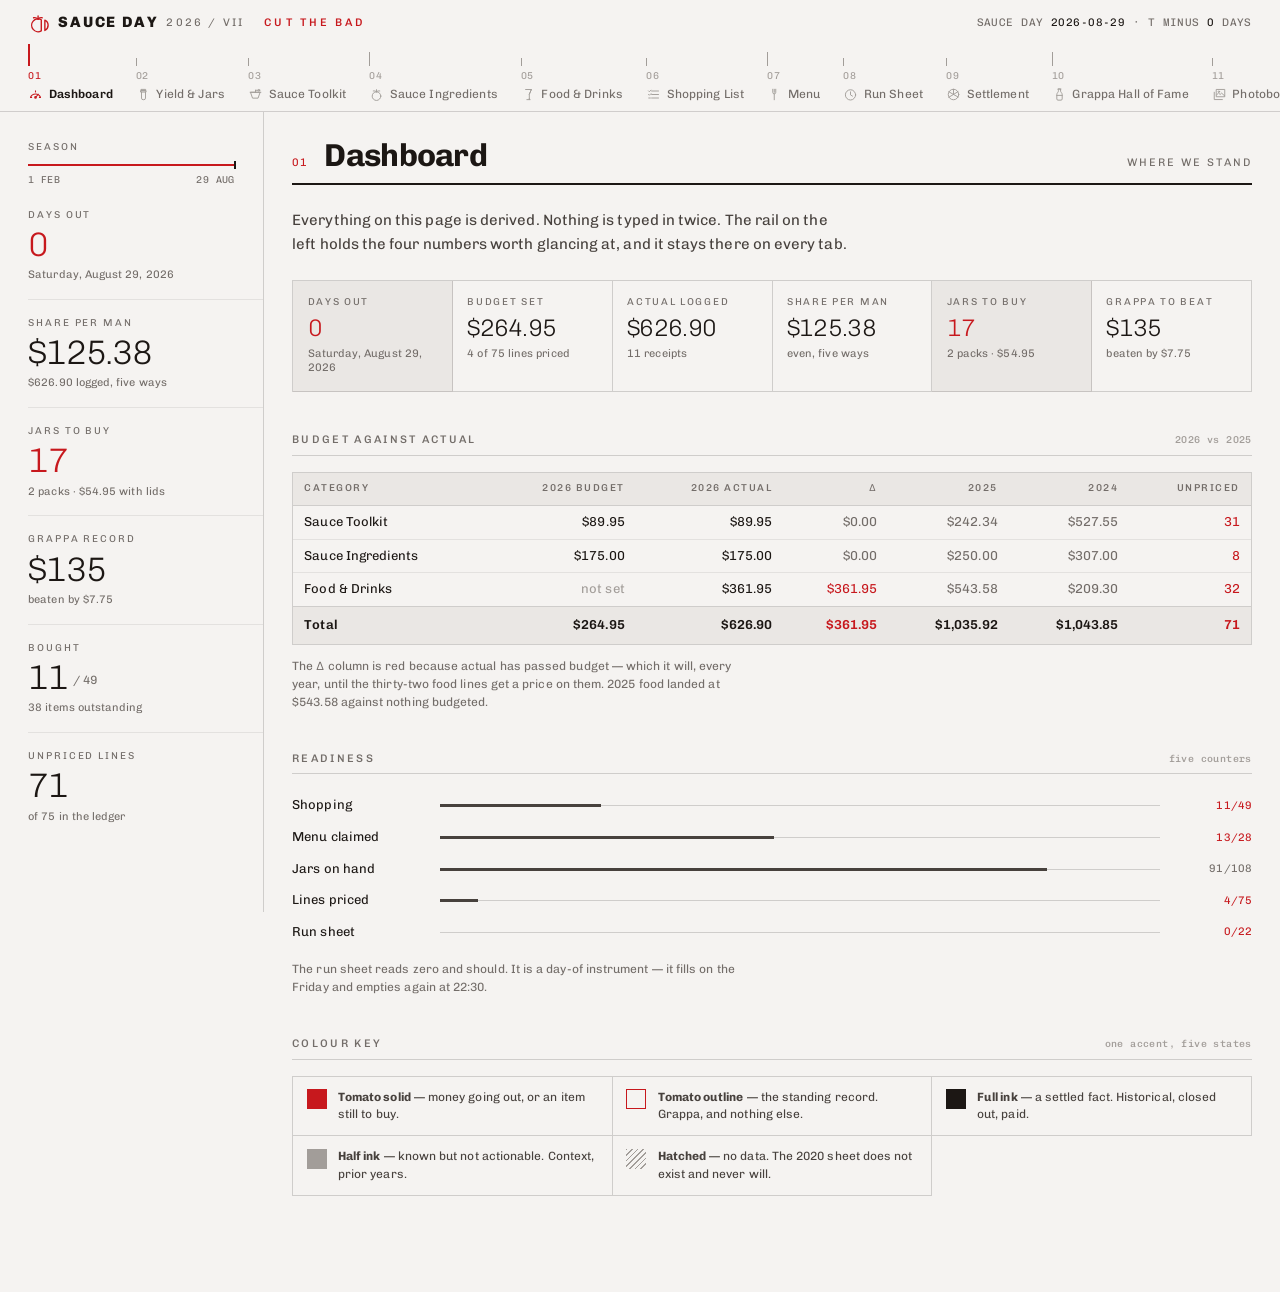
<file: prototypes/b-counter.html>
<!DOCTYPE html>
<html lang="en">
<head>
<meta charset="utf-8">
<meta name="viewport" content="width=device-width, initial-scale=1, viewport-fit=cover">
<title>Sauce Day — COUNTER</title>
<link rel="preconnect" href="https://fonts.googleapis.com">
<link rel="preconnect" href="https://fonts.gstatic.com" crossorigin>
<link href="https://fonts.googleapis.com/css2?family=Chivo:ital,wght@0,200..900;1,300..500&family=Chivo+Mono:wght@300;400&display=swap" rel="stylesheet">
<style>
/* ===========================================================================
   COUNTER — a measuring instrument, not a website.
   One typeface, many weights. Zero radii. Zero shadows. Strict 4px grid.
   The navigation is a rule with twelve graduations; the readout rail never
   leaves the screen, because an instrument that hides its reading is useless.
   =========================================================================== */
:root{
  --bg:      oklch(19.5% 0.008 60);
  --bg-2:    oklch(23% 0.009 60);
  --bg-3:    oklch(27.5% 0.010 60);
  --fg:      oklch(94% 0.006 70);
  --fg-2:    oklch(74% 0.008 66);
  --fg-3:    oklch(56% 0.010 62);
  --fg-4:    oklch(41% 0.010 60);
  --hair:    oklch(94% 0.006 70 / .14);
  --hair-2:  oklch(94% 0.006 70 / .07);
  --tomato:  oklch(63% 0.196 28);
  --tomato-2:oklch(50% 0.170 27);

  --f: "Chivo", "Helvetica Neue", Helvetica, Arial, sans-serif;
  --m: "Chivo Mono", ui-monospace, monospace;
  --rail: 16.5rem;
  --pad: clamp(1rem, 2.2vw, 2rem);
  --ease: cubic-bezier(.2,.9,.25,1);
}
@media (prefers-color-scheme: light){
  :root{
    --bg: oklch(96.5% 0.004 75); --bg-2: oklch(93% 0.005 72); --bg-3: oklch(89% 0.006 70);
    --fg: oklch(21% 0.010 60); --fg-2: oklch(38% 0.010 60); --fg-3: oklch(54% 0.010 60); --fg-4: oklch(70% 0.008 62);
    --hair: oklch(21% 0.010 60 / .17); --hair-2: oklch(21% 0.010 60 / .08);
    --tomato: oklch(53% 0.205 27); --tomato-2: oklch(62% 0.170 28);
  }
}
*{box-sizing:border-box;margin:0;padding:0;border-radius:0;-webkit-tap-highlight-color:transparent}
html{-webkit-text-size-adjust:100%}
body{
  background:var(--bg);color:var(--fg);font-family:var(--f);
  font-size:.875rem;line-height:1.45;font-weight:400;
  font-variant-numeric:tabular-nums;letter-spacing:.005em;
  -webkit-font-smoothing:antialiased;
}
:focus-visible{outline:1px solid var(--tomato);outline-offset:2px}

/* ---------------------------------------------------------------- rule */
.rule{position:sticky;top:0;z-index:20;background:var(--bg);border-bottom:1px solid var(--hair)}
.rulehead{display:flex;align-items:center;gap:1.25rem;padding:.75rem var(--pad) .5rem;flex-wrap:wrap}
.logo{display:flex;align-items:center;gap:.5rem}
.logo .sig{color:var(--tomato);display:flex}
.logo .sig svg{width:1.375rem;height:1.375rem;stroke-width:1.5}
.logo b{font-weight:800;font-size:.9375rem;letter-spacing:.12em;text-transform:uppercase}
.logo em{font-style:normal;font-size:.6875rem;letter-spacing:.2em;color:var(--fg-3);text-transform:uppercase}
.tagline{font-size:.6875rem;letter-spacing:.28em;text-transform:uppercase;color:var(--tomato);font-weight:500}
.rulehead .now{margin-left:auto;font-family:var(--m);font-size:.6875rem;color:var(--fg-3);letter-spacing:.04em;white-space:nowrap}
.rulehead .now b{color:var(--fg);font-weight:400}

/* the graduated rule: thirteen ticks, majors taller.
   Each graduation takes its natural width and the rule scrolls — forcing them
   into equal fractions made the longer names collide once icons were added. */
.grads{display:flex;align-items:flex-end;gap:clamp(.9rem,1.8vw,2rem);
  padding:0 var(--pad);overflow-x:auto;scrollbar-width:none}
.grads::-webkit-scrollbar{display:none}
.grad{
  appearance:none;background:none;border:0;cursor:pointer;font:inherit;color:var(--fg-4);
  display:grid;gap:.3rem;justify-items:start;padding:.15rem 0 .45rem;position:relative;
  flex:none;text-align:left;transition:color .18s var(--ease);
}
.grad .tick{display:block;width:1px;background:currentColor;height:.5rem}
.grad.major .tick{height:.875rem}
.grad .n{font-family:var(--m);font-size:.625rem;letter-spacing:.06em;line-height:1}
.grad .nm{font-size:.75rem;letter-spacing:.01em;white-space:nowrap;color:var(--fg-3);transition:color .18s var(--ease);
  display:flex;align-items:center;gap:.35rem}
/* geometric marks, drawn on the same grid as everything else */
.grad .ico{width:.9375rem;height:.9375rem;stroke-width:1.5;color:var(--fg-4);flex:none;transition:color .18s var(--ease)}
.grad:hover .ico{color:var(--fg-2)}
.grad[aria-current="true"] .ico{color:var(--tomato);stroke-width:1.7}
.grad:hover{color:var(--fg-2)} .grad:hover .nm{color:var(--fg)}
.grad[aria-current="true"]{color:var(--tomato)}
.grad[aria-current="true"] .tick{height:1.375rem;width:2px}
.grad[aria-current="true"] .nm{color:var(--fg);font-weight:600}
.grad[aria-current="true"] .n{color:var(--tomato)}

/* ---------------------------------------------------------------- frame */
.frame{display:grid;grid-template-columns:var(--rail) minmax(0,1fr);align-items:start}

/* ---------------------------------------------------------------- rail */
.readout{position:sticky;top:6.25rem;border-right:1px solid var(--hair);padding:var(--pad) 0 var(--pad) var(--pad);
  height:calc(100dvh - 6.25rem);overflow-y:auto;scrollbar-width:thin}
.ro{padding:0 var(--pad) 1rem 0;border-bottom:1px solid var(--hair-2);margin-bottom:1rem}
.ro:last-of-type{border-bottom:0}
.ro dt{font-size:.625rem;letter-spacing:.19em;text-transform:uppercase;color:var(--fg-3);margin-bottom:.35rem}
.ro dd{font-size:2.125rem;font-weight:200;letter-spacing:-.035em;line-height:1;font-variant-numeric:tabular-nums lining-nums}
.ro dd small{font-size:.75rem;font-weight:400;letter-spacing:0;color:var(--fg-3);margin-left:.35rem;vertical-align:.4em}
.ro .sub{font-size:.6875rem;color:var(--fg-3);margin-top:.4rem;line-height:1.35}
.ro.hot dd{color:var(--tomato)}
/* the date scale: today to sauce day, as a measured span */
.scale{padding:0 var(--pad) 1.25rem 0}
.scale .bar{height:2px;background:var(--bg-3);position:relative;margin:.6rem 0 .45rem}
.scale .bar i{position:absolute;inset:0 auto 0 0;background:var(--tomato);animation:sweep .8s var(--ease) both}
.scale .bar b{position:absolute;top:-3px;width:2px;height:8px;background:var(--fg)}
.scale .ends{display:flex;justify-content:space-between;font-family:var(--m);font-size:.625rem;color:var(--fg-3);letter-spacing:.04em}
@keyframes sweep{from{transform:scaleX(0);transform-origin:left}to{transform:scaleX(1);transform-origin:left}}

/* ---------------------------------------------------------------- panel */
.panel{padding:var(--pad) var(--pad) 6rem;min-width:0}
.panel[data-anim]{animation:fade .34s var(--ease) both}
@keyframes fade{from{opacity:0;transform:translateY(.375rem)}to{opacity:1;transform:none}}

.ph{display:flex;align-items:baseline;gap:1rem;flex-wrap:wrap;padding-bottom:.75rem;border-bottom:2px solid var(--fg);margin-bottom:1.5rem}
.ph h1{font-size:clamp(1.375rem,1.1rem + 1.1vw,2rem);font-weight:700;letter-spacing:-.022em;line-height:1}
.ph .id{font-family:var(--m);font-size:.6875rem;color:var(--tomato);letter-spacing:.1em}
.ph .of{margin-left:auto;font-size:.6875rem;letter-spacing:.19em;text-transform:uppercase;color:var(--fg-3)}
.intro{color:var(--fg-2);max-width:62ch;margin-bottom:1.5rem;font-size:.9375rem;line-height:1.55}

h2{font-size:.6875rem;letter-spacing:.21em;text-transform:uppercase;color:var(--fg-3);font-weight:500;
  padding-bottom:.4rem;border-bottom:1px solid var(--hair);margin:2.5rem 0 1rem;display:flex;gap:.75rem;align-items:baseline}
h2 span{margin-left:auto;letter-spacing:.04em;text-transform:none;color:var(--fg-4);font-family:var(--m);font-size:.625rem}
.first h2{margin-top:0}
.fine{font-size:.75rem;color:var(--fg-3);line-height:1.5;max-width:64ch;margin-top:.75rem}
.tom{color:var(--tomato)}
.dim{color:var(--fg-3)}
.no{color:var(--fg-4)}

/* ------------------------------------------------------------ cells */
.cells{display:grid;grid-template-columns:repeat(auto-fit,minmax(9.5rem,1fr));border:1px solid var(--hair);border-right:0;border-bottom:0}
.cell{border-right:1px solid var(--hair);border-bottom:1px solid var(--hair);padding:.85rem .9rem 1rem;min-width:0}
.cell dt{font-size:.625rem;letter-spacing:.17em;text-transform:uppercase;color:var(--fg-3);margin-bottom:.45rem}
.cell dd{font-size:1.5rem;font-weight:200;letter-spacing:-.03em;line-height:1}
.cell dd small{font-size:.6875rem;font-weight:400;letter-spacing:0;color:var(--fg-3);margin-left:.3rem;vertical-align:.35em}
.cell .sub{font-size:.6875rem;color:var(--fg-3);margin-top:.4rem;line-height:1.3}
.cell.hot{background:var(--bg-2)}
.cell.hot dd{color:var(--tomato)}

/* ------------------------------------------------------------ tables */
.scroll{overflow-x:auto;scrollbar-width:thin;border:1px solid var(--hair)}
table{width:100%;border-collapse:collapse;font-size:.8125rem}
.scroll table{min-width:44rem}
thead th{position:sticky;top:0;background:var(--bg-2);text-align:left;font-weight:500;font-size:.625rem;
  letter-spacing:.15em;text-transform:uppercase;color:var(--fg-3);padding:.55rem .7rem;
  border-bottom:1px solid var(--hair);white-space:nowrap;z-index:1}
td{padding:.44rem .7rem;border-bottom:1px solid var(--hair-2);vertical-align:baseline}
tbody tr:hover{background:var(--bg-2)}
tbody tr:last-child td{border-bottom:0}
th.r,td.r{text-align:right;font-variant-numeric:tabular-nums}
tfoot td{border-top:1px solid var(--hair);border-bottom:0;font-weight:600;background:var(--bg-2);padding:.55rem .7rem}
td .sub{font-size:.6875rem;color:var(--fg-4);margin-top:.1rem}
.got{color:var(--fg-4);text-decoration:line-through;text-decoration-color:var(--tomato);text-decoration-thickness:1px}
.chip{font-size:.625rem;letter-spacing:.1em;text-transform:uppercase;color:var(--fg-3);border:1px solid var(--hair);padding:.05rem .3rem;white-space:nowrap}
.chip.on{color:var(--tomato);border-color:var(--tomato-2)}

/* ------------------------------------------------------------ scenario */
.sw{display:grid;grid-auto-flow:column;grid-auto-columns:1fr;border:1px solid var(--hair);margin-bottom:1rem}
.sw button{appearance:none;background:none;border:0;border-left:1px solid var(--hair);cursor:pointer;font:inherit;
  color:var(--fg-3);padding:.8rem .9rem .9rem;text-align:left;transition:background-color .18s var(--ease),color .18s var(--ease)}
.sw button:first-child{border-left:0}
.sw button:hover{color:var(--fg);background:var(--bg-2)}
.sw button[aria-pressed="true"]{background:var(--bg-3);color:var(--fg)}
.sw b{display:block;font-size:1.375rem;font-weight:200;letter-spacing:-.03em;line-height:1;margin-bottom:.3rem}
.sw button[aria-pressed="true"] b{color:var(--tomato)}
.sw em{font-style:normal;font-size:.625rem;letter-spacing:.14em;text-transform:uppercase;display:block}
.sw s{text-decoration:none;display:block;font-size:.6875rem;color:var(--fg-3);margin-top:.25rem}

/* cascade as a stepped readout */
.casc{border:1px solid var(--hair)}
.cs{display:grid;grid-template-columns:2.5rem 1fr 7rem;border-bottom:1px solid var(--hair-2);align-items:center}
.cs:last-child{border-bottom:0}
.cs i{font-family:var(--m);font-size:.625rem;color:var(--fg-4);padding:.7rem .7rem;border-right:1px solid var(--hair-2);align-self:stretch;display:flex;align-items:center}
.cs .t{padding:.6rem .7rem}
.cs .t b{font-weight:500;display:block}
.cs .t span{font-size:.6875rem;color:var(--fg-3);display:block;margin-top:.1rem}
.cs .v{padding:.6rem .7rem;text-align:right;font-size:1.125rem;font-weight:300;border-left:1px solid var(--hair-2);align-self:stretch;display:flex;align-items:center;justify-content:flex-end}
.cs.buy .v{color:var(--tomato)}
.cs.zero .v{color:var(--fg-4)}

/* ------------------------------------------------------------ key */
.key{display:grid;grid-template-columns:repeat(auto-fit,minmax(15rem,1fr));border:1px solid var(--hair);border-right:0;border-bottom:0}
.key div{border-right:1px solid var(--hair);border-bottom:1px solid var(--hair);padding:.75rem .85rem;display:flex;gap:.7rem;align-items:flex-start;font-size:.75rem;color:var(--fg-2)}
.key i{flex:none;width:1.25rem;height:1.25rem;margin-top:.05rem;display:block}
.k1{background:var(--tomato)}
.k2{border:1px solid var(--tomato);background:none}
.k3{background:var(--fg)}
.k4{background:var(--fg-4)}
.k5{background:repeating-linear-gradient(135deg,var(--fg-4) 0 1px,transparent 1px 4px)}

/* ------------------------------------------------------------ bars */
.meter{display:grid;grid-template-columns:8.5rem 1fr 5rem;gap:.75rem;align-items:center;padding:.4rem 0;font-size:.8125rem}
.meter .t{height:1px;background:var(--hair);position:relative}
.meter .t i{position:absolute;left:0;top:-1px;height:3px;background:var(--fg-2);animation:sweep .7s var(--ease) both}
/* a short bar is not an alarm — the count carries the signal, not the bar */
.meter .v{text-align:right;font-family:var(--m);font-size:.6875rem;color:var(--fg-3)}
.meter.low .v{color:var(--tomato)}

/* ------------------------------------------------------------ the shelf */
/* Bottles measured against a graduated price axis. The record is a datum line,
   labelled like one. */
.rig{border:1px solid var(--hair);padding:1.25rem 1.25rem .75rem;margin-bottom:1rem;overflow-x:auto;scrollbar-width:thin}
.rigin{display:grid;grid-template-columns:3.25rem 1fr;gap:.75rem;min-width:min-content}
.axisY{position:relative;border-right:1px solid var(--hair)}
.axisY span{position:absolute;right:.4rem;transform:translateY(50%);font-family:var(--m);font-size:.625rem;color:var(--fg-4);white-space:nowrap}
.axisY span::after{content:"";position:absolute;right:-.4rem;top:50%;width:.25rem;height:1px;background:var(--hair)}
.shelf{position:relative;display:flex;align-items:flex-end;gap:clamp(.6rem,2vw,1.75rem);
  border-bottom:1px solid var(--fg);padding:0 .35rem}
.slot{display:flex;flex-direction:column;align-items:center;flex:none;position:relative;z-index:1}
.slot .btl{color:var(--fg-3);display:block;overflow:visible}
.slot .btl-cap{fill:var(--fg-3);opacity:.22}
.slot .btl-label{fill:var(--bg)}
/* is-rec, not rec: the chart's bare .rec sets stroke-dasharray, which is an
   inherited SVG property and would dash the record bottle. */
.slot.is-rec .btl{color:var(--fg)} .slot.is-rec .btl-cap{fill:var(--fg);opacity:.25}
.slot.now .btl{color:var(--tomato);stroke-width:1.6} .slot.now .btl-cap{fill:var(--tomato);opacity:.28}
.slot.gone .btl{color:var(--fg-4)} .slot.gone .btl-body{stroke-dasharray:2 2}
.rigfoot{display:grid;grid-template-columns:3.25rem 1fr;gap:.75rem;margin-top:.4rem}
.rigyrs{display:flex;gap:clamp(.6rem,2vw,1.75rem);padding:0 .35rem}
.rigyrs span{flex:none;text-align:center;font-family:var(--m);font-size:.625rem;color:var(--fg-3)}
.rigyrs b{display:block;font-family:var(--f);font-weight:400;font-size:.75rem;color:var(--fg);margin-top:.2rem}
.rigyrs .live b{color:var(--tomato);font-weight:600}
.rigyrs .none b{color:var(--fg-4)}
.datum{position:absolute;left:0;right:0;border-top:1px dashed var(--tomato);z-index:0;pointer-events:none}
.datum b{position:absolute;left:0;top:-1.25rem;font-family:var(--m);font-size:.625rem;letter-spacing:.08em;
  color:var(--tomato);background:var(--bg);padding-right:.4rem}

/* bottle index: drawing until there is a photograph */
.idx{display:grid;grid-template-columns:repeat(auto-fit,minmax(10rem,1fr));border:1px solid var(--hair);border-right:0;border-bottom:0}
.idxcell{border-right:1px solid var(--hair);border-bottom:1px solid var(--hair);padding:0}
.idxshot{aspect-ratio:3/4;display:grid;place-items:center;background:var(--bg-2);border-bottom:1px solid var(--hair);overflow:hidden}
.idxshot img{width:100%;height:100%;object-fit:cover;display:block}
.idxshot .btl{color:var(--fg-4)} .idxshot .btl-cap{fill:var(--fg-4);opacity:.2} .idxshot .btl-label{fill:var(--bg-2)}
.idxcell.now .idxshot{background:var(--bg-3)}
.idxcell.now .idxshot .btl{color:var(--tomato)} .idxcell.now .idxshot .btl-cap{fill:var(--tomato);opacity:.25}
.idxmeta{padding:.6rem .7rem .7rem}
.idxmeta b{font-size:1.125rem;font-weight:300;letter-spacing:-.02em;display:block}
.idxcell.now .idxmeta b{color:var(--tomato)}
.idxmeta .k{font-family:var(--m);font-size:.625rem;color:var(--fg-3);letter-spacing:.06em;margin-top:.2rem}
.idxmeta p{font-size:.6875rem;color:var(--fg-3);margin-top:.35rem;line-height:1.35}
.want{display:flex;align-items:center;gap:.3rem;margin-top:.45rem;font-size:.625rem;letter-spacing:.12em;
  text-transform:uppercase;color:var(--tomato)}
.want .ico{width:.8rem;height:.8rem;stroke-width:1.5}

/* ------------------------------------------------------------ photobook */
/* A photographic archive index: uniform cells, film-edge numbering, metadata
   under every frame. */
.arch{border:1px solid var(--hair);margin-bottom:-1px}
.archhead{display:flex;gap:.75rem;align-items:baseline;padding:.5rem .7rem;background:var(--bg-2);
  border-bottom:1px solid var(--hair);font-size:.6875rem;letter-spacing:.15em;text-transform:uppercase;color:var(--fg-3)}
.archhead b{color:var(--fg);font-weight:700;letter-spacing:.1em}
.archhead em{font-style:normal;text-transform:none;letter-spacing:.02em;font-size:.75rem;color:var(--fg-2)}
.archhead .r{margin-left:auto;font-family:var(--m);font-size:.625rem;letter-spacing:.04em;text-transform:none}
.frames{display:grid;grid-template-columns:repeat(auto-fill,minmax(10.5rem,1fr))}
.plate{margin:0;border-right:1px solid var(--hair-2);border-bottom:1px solid var(--hair-2);padding:.6rem}
.plate .plate-well{position:relative;aspect-ratio:var(--ar,1.5);background:var(--bg-2);display:grid;place-items:center}
/* one registration tick, top left. Equal arms at any aspect. */
.plate.is-empty .plate-well::before{
  content:"";position:absolute;top:0;left:0;width:.75rem;height:.75rem;
  border-top:2px solid var(--tomato);border-left:2px solid var(--tomato);
}
.plate .plate-mark{width:1.25rem;height:1.25rem;stroke-width:1.4;color:var(--fg-4)}
.plate img{width:100%;aspect-ratio:var(--ar,1.5);object-fit:cover;display:block}
.plate figcaption{font-size:.6875rem;line-height:1.35;color:var(--fg-3);margin-top:.5rem}
.plate .fno{font-family:var(--m);font-size:.5625rem;color:var(--fg-4);letter-spacing:.08em;
  display:flex;justify-content:space-between;margin-bottom:.35rem}
.plate .fno i{font-style:normal;color:var(--tomato)}

/* ------------------------------------------------------------ charts */
.grid6{display:grid;grid-template-columns:repeat(auto-fit,minmax(17rem,1fr));border:1px solid var(--hair);border-right:0;border-bottom:0}
.cw{border-right:1px solid var(--hair);border-bottom:1px solid var(--hair);padding:.9rem .95rem 1.1rem;min-width:0}
.cw h3{font-size:.6875rem;letter-spacing:.15em;text-transform:uppercase;font-weight:500;margin-bottom:.25rem}
.cw p{font-size:.6875rem;color:var(--fg-3);line-height:1.4;margin-bottom:.8rem;min-height:2.8em}
svg{display:block;width:100%;height:auto;overflow:visible}
.ax{stroke:var(--hair)}
.gl{stroke:var(--hair-2)}
.axl{fill:var(--fg-4);font-size:8.5px;font-family:var(--m);letter-spacing:.04em}
.bar{fill:var(--fg-2)}
.bar.live{fill:var(--tomato)}
.ln{fill:none;stroke:var(--fg);stroke-width:1.25}
.dot{fill:var(--bg);stroke:var(--fg);stroke-width:1.25}
.dot.live{fill:var(--tomato);stroke:var(--tomato)}
.rec{stroke:var(--tomato);stroke-width:1;stroke-dasharray:3 2}
.s1{fill:var(--fg-2)}.s2{fill:var(--fg-3)}.s3{fill:var(--fg-4)}
.band{fill:var(--tomato);opacity:.16}

/* ------------------------------------------------------------ groups */
.grp{border:1px solid var(--hair);margin-bottom:-1px}
.gh{display:flex;gap:.75rem;align-items:baseline;padding:.5rem .7rem;background:var(--bg-2);border-bottom:1px solid var(--hair);
  font-size:.6875rem;letter-spacing:.15em;text-transform:uppercase;color:var(--fg-3)}
.gh b{color:var(--fg);font-weight:600;letter-spacing:.1em}
.gh .r{margin-left:auto;letter-spacing:.04em;text-transform:none;font-family:var(--m);font-size:.625rem}
.li{display:grid;grid-template-columns:3.5rem 1fr auto;gap:.75rem;padding:.44rem .7rem;border-bottom:1px solid var(--hair-2);align-items:baseline}
.li:last-child{border-bottom:0}
.li time{font-family:var(--m);font-size:.6875rem;color:var(--fg-3)}
.li .sub{font-size:.6875rem;color:var(--fg-3);margin-top:.12rem}
.li .sub b{color:var(--fg-2);font-weight:500}
.li:hover{background:var(--bg-2)}

/* ------------------------------------------------------------ mobile */
@media (max-width:60rem){
  .frame{grid-template-columns:1fr}
  .readout{position:static;height:auto;border-right:0;border-bottom:1px solid var(--hair);
    display:grid;grid-template-columns:repeat(auto-fit,minmax(8rem,1fr));gap:0;padding:0}
  .ro{border-bottom:1px solid var(--hair-2);border-right:1px solid var(--hair-2);margin:0;padding:.75rem var(--pad)}
  .ro dd{font-size:1.5rem}
  .scale{grid-column:1/-1;padding:.75rem var(--pad) 1rem}
  .grads{gap:1.25rem}
  .cs{grid-template-columns:2rem 1fr 5.5rem}
}
@media (prefers-reduced-motion:reduce){*{animation-duration:.01ms !important;transition-duration:.01ms !important}}
</style>
</head>
<body>

<header class="rule">
  <div class="rulehead">
    <div class="logo"><span class="sig" id="sig"></span><b>Sauce Day</b><em>2026 / vii</em></div>
    <span class="tagline">cut the bad</span>
    <div class="now" id="now"></div>
  </div>
  <nav class="grads" id="grads" aria-label="Workbook tabs"></nav>
</header>

<div class="frame">
  <aside class="readout" id="readout" aria-label="Live readout"></aside>
  <main class="panel" id="panel" tabindex="-1"></main>
</div>

<script src="data.js"></script>
<script src="visuals.js"></script>
<script>
(function(){
"use strict";
const S = window.SAUCE, V2 = window.SV, $ = s => document.querySelector(s);
const {money, money0, num, dateLong} = S;
const ic = V2.icon;
const esc = s => String(s == null ? "" : s).replace(/[&<>"]/g, c => ({"&":"&amp;","<":"&lt;",">":"&gt;",'"':"&quot;"}[c]));

/* ---------------------------------------------------------------- rule */
$("#sig").innerHTML = ic("cut");
$("#grads").innerHTML = S.TABS.map((t,i) =>
  `<button class="grad${i%3===0?" major":""}" data-tab="${t.id}" aria-current="false">
     <span class="tick"></span><span class="n">${t.n}</span>
     <span class="nm">${ic(t.icon)}${esc(t.name)}</span></button>`).join("");
const days = S.daysToGo();
$("#now").innerHTML = `SAUCE DAY <b>${S.settings.sauceDate}</b> · T MINUS <b>${days}</b> DAYS`;

/* ---------------------------------------------------------------- rail */
(function(){
  const y = S.yieldPlan(), st = S.settlement(), g = S.grappaVerdict(), r = S.readiness();
  const start = new Date("2026-02-01T00:00:00"), end = new Date(S.settings.sauceDate+"T00:00:00");
  const today = new Date(); today.setHours(0,0,0,0);
  const pct = Math.min(100, Math.max(0, (today-start)/(end-start)*100));
  $("#readout").innerHTML = `
    <div class="scale">
      <dt style="font-size:.625rem;letter-spacing:.19em;text-transform:uppercase;color:var(--fg-3)">Season</dt>
      <div class="bar"><i style="width:${pct.toFixed(1)}%"></i><b style="left:calc(${pct.toFixed(1)}% - 1px)"></b></div>
      <div class="ends"><span>1 FEB</span><span>29 AUG</span></div>
    </div>
    <dl class="ro hot"><dt>Days out</dt><dd>${days}</dd><div class="sub">${dateLong(S.settings.sauceDate)}</div></dl>
    <dl class="ro"><dt>Share per man</dt><dd>${money(st.share)}</dd><div class="sub">${money(st.total)} logged, five ways</div></dl>
    <dl class="ro${y.jarsToBuy?" hot":""}"><dt>Jars to buy</dt><dd>${y.jarsToBuy}</dd><div class="sub">${y.jarPacks} pack${y.jarPacks===1?"":"s"} · ${money(y.cost)} with lids</div></dl>
    <dl class="ro"><dt>Grappa record</dt><dd>${money0(g.record)}</dd><div class="sub">${g.state==="beaten"?`beaten by ${money(g.delta)}`:"still standing"}</div></dl>
    <dl class="ro"><dt>Bought</dt><dd>${r.buy.done}<small>/ ${r.buy.total}</small></dd><div class="sub">${r.buy.total-r.buy.done} items outstanding</div></dl>
    <dl class="ro"><dt>Unpriced lines</dt><dd class="${S.items.filter(i=>!i.budget).length>40?"":""}">${S.items.filter(i=>!i.budget).length}</dd><div class="sub">of ${S.items.length} in the ledger</div></dl>`;
})();

/* ---------------------------------------------------------------- bits */
const cell = (l,v,s,hot) => `<div class="cell${hot?" hot":""}"><dt>${esc(l)}</dt><dd>${v}</dd>${s?`<div class="sub">${s}</div>`:""}</div>`;
const cells = a => `<div class="cells">${a.join("")}</div>`;
const meter = (l,d,t) => {const p=t?d/t:0;return `<div class="meter${p<.5?" low":""}"><span>${esc(l)}</span><span class="t"><i style="width:${(p*100).toFixed(1)}%"></i></span><span class="v">${d}/${t}</span></div>`;};

/* ---------------------------------------------------------------- charts */
const W=300,H=140,M={t:8,r:6,b:18,l:30};
const bx=(i,n)=>M.l+(W-M.l-M.r)*i/n, bw=n=>(W-M.l-M.r)/n*.58;
const sx=(i,n)=>M.l+(n<2?0:(W-M.l-M.r)*i/(n-1));
const sy=(v,m)=>H-M.b-(m?(H-M.t-M.b)*v/m:0);
const frame=(m,fmt)=>`<line class="ax" x1="${M.l}" y1="${H-M.b}" x2="${W-M.r}" y2="${H-M.b}"/>
  <line class="gl" x1="${M.l}" y1="${M.t}" x2="${W-M.r}" y2="${M.t}"/>
  <text class="axl" x="${M.l-4}" y="${H-M.b}" text-anchor="end">0</text>
  <text class="axl" x="${M.l-4}" y="${M.t+6}" text-anchor="end">${fmt?fmt(m):m}</text>`;
const yrs=(rows,pos)=>rows.map((r,i)=>`<text class="axl" x="${pos(i,rows.length)}" y="${H-5}" text-anchor="middle">${String(r.year).slice(2)}</text>`).join("");

function cBars(rows,val,fmt){
  const m=Math.ceil(Math.max(...rows.map(val).filter(v=>v!=null),1)/200)*200,n=rows.length;
  return `<svg viewBox="0 0 ${W} ${H}" role="img">${frame(m,v=>"$"+v)}
  ${rows.map((r,i)=>{const v=val(r);if(v==null)return"";const y=sy(v,m);
    return `<rect class="bar${r.live?" live":""}" x="${bx(i,n)}" y="${y}" width="${bw(n)}" height="${H-M.b-y}"><title>${r.year}: ${fmt(v)}</title></rect>`;}).join("")}
  ${yrs(rows,(i,n)=>bx(i,n)+bw(n)/2)}</svg>`;
}
function cLine(rows,val,fmt,ref){
  const pts=rows.map((r,i)=>({i,v:val(r),live:r.live,year:r.year})).filter(p=>p.v!=null);
  const m=Math.ceil(Math.max(...pts.map(p=>p.v),ref||0,1)/50)*50,n=rows.length;
  return `<svg viewBox="0 0 ${W} ${H}" role="img">${frame(m,v=>"$"+v)}
  ${ref?`<line class="rec" x1="${M.l}" y1="${sy(ref,m)}" x2="${W-M.r}" y2="${sy(ref,m)}"/>
    <text class="axl" x="${W-M.r}" y="${sy(ref,m)-3}" text-anchor="end" style="fill:var(--tomato)">REC ${money0(ref)}</text>`:""}
  <path class="ln" d="${pts.map((p,k)=>`${k?"L":"M"}${sx(p.i,n)} ${sy(p.v,m)}`).join(" ")}"/>
  ${pts.map(p=>`<circle class="dot${p.live?" live":""}" cx="${sx(p.i,n)}" cy="${sy(p.v,m)}" r="2.4"><title>${p.year}: ${fmt(p.v)}</title></circle>`).join("")}
  ${yrs(rows,sx)}</svg>`;
}
function cStack(rows){
  const m=Math.ceil(Math.max(...rows.map(r=>r.total||0),1)/200)*200,n=rows.length;
  return `<svg viewBox="0 0 ${W} ${H}" role="img">${frame(m,v=>"$"+v)}
  ${rows.map((r,i)=>{if(r.total==null)return"";let a=0;
    return [["toolkit","s1"],["ing","s2"],["food","s3"]].map(([k,c])=>{const v=r[k]||0,y0=sy(a,m),y1=sy(a+v,m);a+=v;
      return `<rect class="${c}" x="${bx(i,n)}" y="${y1}" width="${bw(n)}" height="${Math.max(0,y0-y1)}"><title>${r.year} ${k}: ${money0(v)}</title></rect>`;}).join("");}).join("")}
  ${yrs(rows,(i,n)=>bx(i,n)+bw(n)/2)}</svg>`;
}
function cYield(){
  const rows=S.series(),n=rows.length,sc=S.scenarios();
  const m=Math.ceil(Math.max(...rows.map(r=>r.litres||0),sc[2].plan.litres)/25)*25;
  const pts=rows.map((r,i)=>({i,v:r.litres,live:r.live,year:r.year})).filter(p=>p.v!=null);
  const li=n-1;
  return `<svg viewBox="0 0 ${W} ${H}" role="img">${frame(m,v=>v+"L")}
  <rect class="band" x="${sx(li,n)-8}" y="${sy(sc[2].plan.litres,m)}" width="16" height="${sy(sc[0].plan.litres,m)-sy(sc[2].plan.litres,m)}"><title>2026 range ${sc[0].plan.litres}–${sc[2].plan.litres} L</title></rect>
  <path class="ln" d="${pts.map((p,k)=>`${k?"L":"M"}${sx(p.i,n)} ${sy(p.v,m)}`).join(" ")}" stroke-dasharray="3 2"/>
  ${pts.map(p=>`<circle class="dot${p.live?" live":""}" cx="${sx(p.i,n)}" cy="${sy(p.v,m)}" r="2.4"><title>${p.year}: ${p.v} L</title></circle>`).join("")}
  ${yrs(rows,sx)}</svg>`;
}

/* ---------------------------------------------------------------- views */
const V={};
const head=(t,of)=>{const tab=S.TABS.find(x=>x.id===t);return `<div class="ph"><span class="id">${tab.n}</span><h1>${esc(tab.name)}</h1><span class="of">${esc(of||tab.hint)}</span></div>`;};

V.dashboard=()=>{
  const y=S.yieldPlan(),r=S.readiness(),st=S.settlement(),g=S.grappaVerdict();
  const b=S.budgetByCat(),a=S.actualByCat(),last=S.history[5],lt=last.toolkit+last.ing+last.food;
  return head("dashboard")+`
  <p class="intro">Everything on this page is derived. Nothing is typed in twice. The rail on the left holds the four numbers worth glancing at, and it stays there on every tab.</p>
  ${cells([
    cell("Days out",days,dateLong(S.settings.sauceDate),true),
    cell("Budget set",money(S.sum(b)),`${r.priced.done} of ${r.priced.total} lines priced`),
    cell("Actual logged",money(S.sum(a)),`${S.expenses.length} receipts`),
    cell("Share per man",money(st.share),"even, five ways"),
    cell("Jars to buy",y.jarsToBuy,`${y.jarPacks} packs · ${money(y.cost)}`,y.jarsToBuy>0),
    cell("Grappa to beat",money0(g.record),g.state==="beaten"?`beaten by ${money(g.delta)}`:"standing",g.state!=="beaten")
  ])}

  <h2>Budget against actual <span>2026 vs 2025</span></h2>
  <div class="scroll"><table>
    <thead><tr><th>Category</th><th class="r">2026 budget</th><th class="r">2026 actual</th><th class="r">Δ</th><th class="r">2025</th><th class="r">2024</th><th class="r">Unpriced</th></tr></thead>
    <tbody>${S.CATS.map(c=>{
      const k=c.key==="ingredients"?"ing":c.key, up=S.items.filter(i=>i.cat===c.key&&!i.budget).length;
      const d=a[c.key]-b[c.key];
      return `<tr><td>${c.label}</td>
        <td class="r">${b[c.key]?money(b[c.key]):'<span class="no">not set</span>'}</td>
        <td class="r">${a[c.key]?money(a[c.key]):'<span class="no">—</span>'}</td>
        <td class="r ${d>0?"tom":"dim"}">${a[c.key]||b[c.key]?money(d):'<span class="no">—</span>'}</td>
        <td class="r dim">${money(last[k])}</td><td class="r dim">${money(S.history[4][k])}</td>
        <td class="r ${up?"tom":"no"}">${up}</td></tr>`;}).join("")}</tbody>
    <tfoot><tr><td>Total</td><td class="r">${money(S.sum(b))}</td><td class="r">${money(S.sum(a))}</td>
      <td class="r tom">${money(S.sum(a)-S.sum(b))}</td><td class="r">${money(lt)}</td>
      <td class="r">${money(S.history[4].toolkit+S.history[4].ing+S.history[4].food)}</td>
      <td class="r tom">${S.items.filter(i=>!i.budget).length}</td></tr></tfoot>
  </table></div>
  <p class="fine">The Δ column is red because actual has passed budget — which it will, every year, until the thirty-two food lines get a price on them. 2025 food landed at ${money(last.food)} against nothing budgeted.</p>

  <h2>Readiness <span>five counters</span></h2>
  ${meter("Shopping",r.buy.done,r.buy.total)}
  ${meter("Menu claimed",r.menu.done,r.menu.total)}
  ${meter("Jars on hand",Math.min(r.jars.done,r.jars.total),r.jars.total)}
  ${meter("Lines priced",r.priced.done,r.priced.total)}
  ${meter("Run sheet",r.run.done,r.run.total)}
  <p class="fine">The run sheet reads zero and should. It is a day-of instrument — it fills on the Friday and empties again at 22:30.</p>

  <h2>Colour key <span>one accent, five states</span></h2>
  <div class="key">
    <div><i class="k1"></i><span><b>Tomato solid</b> — money going out, or an item still to buy.</span></div>
    <div><i class="k2"></i><span><b>Tomato outline</b> — the standing record. Grappa, and nothing else.</span></div>
    <div><i class="k3"></i><span><b>Full ink</b> — a settled fact. Historical, closed out, paid.</span></div>
    <div><i class="k4"></i><span><b>Half ink</b> — known but not actionable. Context, prior years.</span></div>
    <div><i class="k5"></i><span><b>Hatched</b> — no data. The 2020 sheet does not exist and never will.</span></div>
  </div>`;
};

let SCEN="mid";
V.yield=()=>{
  const sc=S.scenarios(),cur=sc.find(x=>x.key===SCEN),p=cur.plan,h=S.onHand(),PK=S.settings.packSize;
  return head("yield")+`
  <p class="intro">${p.bushels} bushels in. Litres out depend entirely on the tomatoes, so the sheet carries three scenarios and defaults to the middle one.</p>
  <div class="sw">${sc.map(s=>`<button data-scen="${s.key}" aria-pressed="${s.key===SCEN}">
    <b>${num(s.plan.litres)} L</b><em>${s.label} · ${s.lpb} L per bushel</em>
    <s>${s.plan.jarsRequired} jars · ${money(s.plan.cost)}</s></button>`).join("")}</div>
  <p class="fine">2021 returned 60 L off the same seven bushels; 2020 returned 78. Both sit below the mid case, so treat ${num(sc[1].plan.litres)} L as the good-year number, not the expected one.</p>

  <h2>The cascade <span>jar packs ship bands · band packs ship lids</span></h2>
  <div class="casc">
    <div class="cs"><i>01</i><div class="t"><b>Jars required</b><span>${num(p.litres)} L × ${(1+S.settings.bufferPct).toFixed(2)} buffer, rounded up</span></div><div class="v">${p.jarsRequired}</div></div>
    <div class="cs"><i>02</i><div class="t"><b>Jars on hand</b><span>Matt ${S.jarStock[0].jars} · David ${S.jarStock[1].jars}</span></div><div class="v">${h.jars}</div></div>
    <div class="cs ${p.jarPacks?"buy":"zero"}"><i>03</i><div class="t"><b>Jar packs to buy</b><span>${p.jarsToBuy} short ÷ ${PK} per pack · ${money(S.settings.jarPrice)} each</span></div><div class="v">${p.jarPacks}</div></div>
    <div class="cs ${p.bandsToBuy?"":"zero"}"><i>04</i><div class="t"><b>Bands short</b><span>${p.jarsRequired} − ${h.bands} on hand − ${p.bandsFromJarPacks} shipped with the jar packs</span></div><div class="v">${p.bandsToBuy||"0"}</div></div>
    <div class="cs ${p.bandPacks?"buy":"zero"}"><i>05</i><div class="t"><b>Band packs to buy</b><span>${money(S.settings.bandPrice)} each</span></div><div class="v">${p.bandPacks}</div></div>
    <div class="cs ${p.lidPacks?"buy":"zero"}"><i>06</i><div class="t"><b>Lid packs to buy</b><span>${p.jarsRequired} − ${h.lids} on hand − ${p.jarsFromPacks} from jar packs − ${p.lidsFromBandPacks} from band packs = ${p.lidsToBuy} short · ${money(S.settings.lidPrice)} each</span></div><div class="v">${p.lidPacks}</div></div>
    <div class="cs buy"><i>Σ</i><div class="t"><b>Cost of jars, bands and lids</b><span>posts to Sauce Toolkit automatically</span></div><div class="v">${money(p.cost)}</div></div>
  </div>

  ${cells([
    cell("Litres",num(p.litres),`${p.bushels} bushels × ${p.lpb} L`),
    cell("Jars required",p.jarsRequired,`incl. ${(S.settings.bufferPct*100)}% buffer`),
    cell("Hardware",money(p.cost),"→ Sauce Toolkit",p.cost>0),
    cell("Bushels",money(p.bushelCost),`→ Sauce Ingredients`),
    cell("All in per litre",money((p.cost+p.bushelCost)/p.litres),"jars and tomatoes only")
  ])}

  <h2>Contributions <span>bushels in · glass on hand</span></h2>
  <div class="scroll"><table>
    <thead><tr><th>Person</th><th class="r">Bushels</th><th class="r">Jars</th><th class="r">Bands</th><th class="r">Lids</th><th class="r">Share of glass</th></tr></thead>
    <tbody>${S.bushels.map(b=>{const j=S.jarStock.find(x=>x.person===b.person)||{jars:0,bands:0,lids:0};
      return `<tr><td>${esc(b.person)}</td><td class="r">${b.count||'<span class="no">—</span>'}</td>
      <td class="r">${j.jars||'<span class="no">—</span>'}</td><td class="r">${j.bands||'<span class="no">—</span>'}</td>
      <td class="r">${j.lids||'<span class="no">—</span>'}</td>
      <td class="r dim">${h.jars?((j.jars/h.jars)*100).toFixed(0)+"%":"—"}</td></tr>`;}).join("")}</tbody>
    <tfoot><tr><td>Total</td><td class="r">${p.bushels}</td><td class="r">${h.jars}</td><td class="r">${h.bands}</td><td class="r">${h.lids}</td><td class="r">100%</td></tr></tfoot>
  </table></div>`;
};

const ledger=key=>{
  const cat=S.CATS.find(c=>c.key===key),rows=S.items.filter(i=>i.cat===key);
  const hk=key==="ingredients"?"ing":key,hist=[...S.history].reverse();
  const bud=rows.reduce((a,i)=>a+(i.budget||0),0),act=rows.reduce((a,i)=>a+(i.actual||0),0);
  return head(key)+`
  <p class="intro">${key==="toolkit"?"Thirty-four lines. Twenty-six are already owned and cost nothing — they are on the sheet so nobody buys a second food mill."
    :key==="ingredients"?"Nine lines, and one of them is the entire year. The bushel budget is driven from Yield & Jars, not typed here."
    :"Thirty-two lines, none priced. Food is where the year gets expensive and nobody notices until settlement."}</p>
  ${cells([
    cell("2026 budget",bud?money(bud):'<span class="no" style="font-size:.9375rem">not set</span>',`${rows.filter(i=>i.budget).length} of ${rows.length} priced`,!bud),
    cell("2026 actual",money(act),`${rows.filter(i=>i.obtained).length} bought`),
    cell("2025",money(hist[0][hk]),"actual"),
    cell("2024",money(hist[1][hk]),"actual"),
    cell("Five-year mean",money(hist.filter(h=>h[hk]!=null).reduce((a,h)=>a+h[hk],0)/hist.filter(h=>h[hk]!=null).length),"2021–2025")
  ])}
  <h2>Ledger <span>${rows.length} lines</span></h2>
  <div class="scroll"><table>
    <thead><tr><th>#</th><th>Item</th><th>Kind</th><th class="r">Qty</th><th class="r">2026 budget</th><th class="r">2026 actual</th><th>Assigned</th><th>Store</th><th>Repeat</th></tr></thead>
    <tbody>${rows.map((i,n)=>`<tr>
      <td class="no">${String(n+1).padStart(2,"0")}</td>
      <td class="${i.obtained?"got":""}">${esc(i.name)}${i.note?`<div class="sub">${esc(i.note)}</div>`:""}</td>
      <td><span class="chip${["Need","Buy","Refill"].includes(i.kind)?" on":""}">${esc(i.kind||"—")}</span></td>
      <td class="r">${i.qty||'<span class="no">—</span>'}</td>
      <td class="r">${i.budget?money(i.budget):'<span class="no">—</span>'}</td>
      <td class="r">${i.actual?money(i.actual):'<span class="no">—</span>'}</td>
      <td class="dim">${i.who?esc(i.who):'<span class="tom">unassigned</span>'}</td>
      <td class="dim">${esc(i.store||"—")}</td>
      <td class="no">${esc(i.repeat||"")}</td></tr>`).join("")}</tbody>
    <tfoot><tr><td></td><td>Total</td><td></td><td></td><td class="r">${money(bud)}</td><td class="r">${money(act)}</td><td colspan="3"></td></tr></tfoot>
  </table></div>

  <h2>Historical record <span>category total by year</span></h2>
  <div class="scroll"><table>
    <thead><tr><th>Measure</th>${hist.map(h=>`<th class="r">${h.year}</th>`).join("")}</tr></thead>
    <tbody>
      <tr><td>${cat.short} total</td>${hist.map(h=>`<td class="r">${h[hk]==null?'<span class="no">no sheet</span>':money(h[hk])}</td>`).join("")}</tr>
      <tr><td class="dim">Per man</td>${hist.map(h=>`<td class="r dim">${h[hk]==null?'<span class="no">—</span>':money(h[hk]/h.crew)}</td>`).join("")}</tr>
      <tr><td class="dim">Share of year</td>${hist.map(h=>{const t=h.toolkit+h.ing+h.food;
        return `<td class="r dim">${h[hk]==null||!t?'<span class="no">—</span>':((h[hk]/t)*100).toFixed(0)+"%"}</td>`;}).join("")}</tr>
    </tbody>
  </table></div>
  <p class="fine">The sheets never carried per-item history — only a category total per year. Anything finer than this row does not exist for 2020–2025.</p>`;
};
V.toolkit=()=>ledger("toolkit"); V.ingredients=()=>ledger("ingredients"); V.food=()=>ledger("food");

V.shopping=()=>{
  const sh=S.shopping(),by=S.byBuyer(),known=sh.stores.reduce((a,s)=>a+s.estimate,0);
  const up=sh.stores.reduce((a,s)=>a+s.unpriced,0),got=sh.stores.reduce((a,s)=>a+s.got,0);
  return head("shopping")+`
  <p class="intro">Every ledger line with a store on it, or a kind that means go and get it. Grouped by the counter you will be standing at.</p>
  ${cells([
    cell("Items",sh.count,`across ${sh.storeCount} stores`),
    cell("Estimated",money(known),`${sh.count-up} priced`),
    cell("Unpriced",up,"no estimate in the ledger",true),
    cell("Bought",`${got}<small>/ ${sh.count}</small>`,`${sh.count-got} outstanding`)
  ])}
  <h2>By store <span>largest estimate first</span></h2>
  ${sh.stores.map(s=>`<div class="grp">
    <div class="gh"><b>${esc(s.store)}</b> ${s.list.length} item${s.list.length===1?"":"s"}
      <span class="r">${s.estimate?money(s.estimate):"NO ESTIMATE"}${s.got?` · ${s.got} GOT`:""}</span></div>
    ${s.list.map(i=>`<div class="li" style="grid-template-columns:1fr 8rem 5rem">
      <div><span class="${i.obtained?"got":""}">${esc(i.name)}</span>
        <div class="sub">${[i.kind,i.qty?"qty "+i.qty:null].filter(Boolean).map(esc).join(" · ")}</div></div>
      <div class="sub" style="margin:0">${i.who?`<b>${esc(i.who)}</b>`:'<span class="tom">unassigned</span>'}</div>
      <div style="text-align:right">${i.budget?money(i.budget):'<span class="no">—</span>'}</div>
    </div>`).join("")}</div>`).join("")}

  <h2>By buyer <span>expected outlay</span></h2>
  <div class="scroll"><table>
    <thead><tr><th>Buyer</th><th class="r">Items</th><th class="r">Bought</th><th class="r">Estimated</th><th class="r">Actually paid</th><th class="r">Δ</th></tr></thead>
    <tbody>${by.map(b=>{const paid=S.paidByPerson()[b.name]||0;
      return `<tr><td class="${b.name==="Unassigned"?"tom":""}">${esc(b.name)}</td>
      <td class="r">${b.items}</td><td class="r dim">${b.got||'<span class="no">—</span>'}</td>
      <td class="r">${b.estimate?money(b.estimate):'<span class="no">—</span>'}</td>
      <td class="r">${paid?money(paid):'<span class="no">—</span>'}</td>
      <td class="r ${paid-b.estimate>0?"tom":"dim"}">${paid||b.estimate?money(paid-b.estimate):'<span class="no">—</span>'}</td></tr>`;}).join("")}</tbody>
    <tfoot><tr><td>Total</td><td class="r">${sh.count}</td><td class="r">${got}</td><td class="r">${money(known)}</td>
      <td class="r">${money(S.settlement().total)}</td><td class="r tom">${money(S.settlement().total-known)}</td></tr></tfoot>
  </table></div>`;
};

V.menu=()=>{
  const svc=["Breakfast","Snack","Lunch","Dinner","Drinks"],c=S.menu.filter(m=>m.claimed).length;
  return head("menu")+`
  <p class="intro">${S.menu.length} dishes across five services. ${c} have a name against them; ${S.menu.length-c} do not, and those are the only ones that matter right now.</p>
  ${cells(svc.map(s=>{const l=S.menu.filter(m=>m.service===s),k=l.filter(m=>m.claimed).length;
    return cell(s,`${k}<small>/ ${l.length}</small>`,"claimed",k<l.length/2);}))}
  ${svc.map(s=>{const l=S.menu.filter(m=>m.service===s);const k=l.filter(m=>m.claimed).length;
    return `<div class="grp"><div class="gh"><b>${s}</b> ${l.length} dishes<span class="r">${k}/${l.length} CLAIMED</span></div>
    ${l.map(m=>`<div class="li" style="grid-template-columns:1fr 7rem 5.5rem">
      <div><span>${esc(m.dish)}</span>${m.note?`<div class="sub">${esc(m.note)}</div>`:""}</div>
      <div class="sub" style="margin:0">${esc(m.source)}${m.qty&&m.qty!=="—"?` · ${esc(m.qty)}`:""}</div>
      <div style="text-align:right">${m.who?esc(m.who):'<span class="tom">open</span>'}</div>
    </div>`).join("")}</div>`;}).join("")}`;
};

V.run=()=>head("run")+`
  <p class="intro">Twenty-two steps, Friday evening through settling up. Leads are fixed; crew is whoever is standing nearest.</p>
  ${[["PREP","Friday night"],["DAY","Saturday 29 August"]].map(([k,label])=>{
    const l=S.runsheet.filter(r=>r.section===k);
    return `<div class="grp"><div class="gh"><b>${label}</b> ${l.length} steps<span class="r">${l[0].time} → ${l[l.length-1].time}</span></div>
    ${l.map(r=>`<div class="li">
      <time>${esc(r.time)}</time>
      <div><span>${esc(r.activity)}</span><div class="sub">${r.kit?esc(r.kit):""}${r.note?` · <i>${esc(r.note)}</i>`:""}</div></div>
      <div style="text-align:right;font-size:.75rem"><b style="font-weight:500">${esc(r.lead)}</b>${r.crew?`<div class="sub" style="margin:0">+ ${esc(r.crew)}</div>`:""}</div>
    </div>`).join("")}</div>`;}).join("")}
  ${cells([
    cell("Steps",S.runsheet.length,"6 prep, 16 on the day"),
    cell("First move","Fri PM","bushels from the market"),
    cell("Burners lit","07:30","three, on propane"),
    cell("Grappa toast","18:00","the only fixed break"),
    cell("Settle up","22:30","Settlement tab, then bed")
  ])}`;

V.settlement=()=>{
  const st=S.settlement(),names=st.net.map(n=>n.name);
  const t=(f,to)=>st.transfers.find(x=>x.from===f&&x.to===to);
  return head("settlement")+`
  <p class="intro">Total paid, cut five ways, then the fewest transfers that clear it. The check row must read zero or something upstream is wrong.</p>
  ${cells([
    cell("Total logged",money(st.total),`${S.expenses.length} receipts`),
    cell("Share per man",money(st.share),"even, five ways"),
    cell("Moving between",money(st.transfers.reduce((a,x)=>a+x.amount,0)),`${st.transfers.length} transfers`,true),
    cell("Balance check",st.balanced?"0.00":"OFF",st.balanced?"nets clean":"reconcile the ledger")
  ])}
  <h2>Position <span>paid vs share</span></h2>
  <div class="scroll"><table>
    <thead><tr><th>Person</th><th class="r">Paid</th><th class="r">Share</th><th class="r">Net</th><th class="r">Receipts</th><th>Standing</th></tr></thead>
    <tbody>${st.net.map(n=>`<tr><td>${esc(n.name)}</td><td class="r">${money(n.paid)}</td>
      <td class="r dim">${money(n.share)}</td><td class="r ${n.net<0?"tom":""}">${money(n.net)}</td>
      <td class="r dim">${S.expenses.filter(e=>e.by===n.name).length}</td>
      <td class="dim">${n.net>0?"is owed":n.net<0?"owes":"square"}</td></tr>`).join("")}</tbody>
    <tfoot><tr><td>Check</td><td class="r">${money(st.total)}</td><td class="r">${money(st.share*5)}</td><td class="r">${money(0)}</td><td class="r">${S.expenses.length}</td><td></td></tr></tfoot>
  </table></div>

  <h2>Who pays whom <span>rows pay, columns receive</span></h2>
  <div class="scroll"><table>
    <thead><tr><th>↓ pays / → to</th>${names.map(n=>`<th class="r">${esc(n)}</th>`).join("")}<th class="r">Out</th></tr></thead>
    <tbody>${names.map(f=>{const out=st.transfers.filter(x=>x.from===f).reduce((a,x)=>a+x.amount,0);
      return `<tr><td>${esc(f)}</td>${names.map(to=>{if(f===to)return `<td class="r no">·</td>`;
        const x=t(f,to);return `<td class="r ${x?"tom":"no"}">${x?money(x.amount):"—"}</td>`;}).join("")}
        <td class="r">${out?money(out):'<span class="no">—</span>'}</td></tr>`;}).join("")}</tbody>
    <tfoot><tr><td>In</td>${names.map(to=>{const i=st.transfers.filter(x=>x.to===to).reduce((a,x)=>a+x.amount,0);
      return `<td class="r">${i?money(i):'<span class="no">—</span>'}</td>`;}).join("")}
      <td class="r">${money(st.transfers.reduce((a,x)=>a+x.amount,0))}</td></tr></tfoot>
  </table></div>

  <h2>Receipts <span>sample rows</span></h2>
  <div class="scroll"><table>
    <thead><tr><th>Item</th><th>Category</th><th>Store</th><th>Paid by</th><th class="r">Amount</th></tr></thead>
    <tbody>${S.expenses.map(e=>`<tr><td>${esc(e.item)}</td><td class="dim">${esc(e.cat)}</td>
      <td class="dim">${esc(e.store)}</td><td>${esc(e.by)}</td><td class="r">${money(e.amount)}</td></tr>`).join("")}</tbody>
    <tfoot><tr><td colspan="4">Total</td><td class="r">${money(st.total)}</td></tr></tfoot>
  </table></div>

  <h2>Kept for reference <span>2025 and 2021</span></h2>
  <div class="scroll"><table>
    <thead><tr><th>Year</th><th class="r">Toolkit</th><th class="r">Ingredients</th><th class="r">Food</th><th class="r">Total</th><th class="r">Per man</th></tr></thead>
    <tbody>${[S.history[5],S.history[1]].map(h=>{const t=h.toolkit+h.ing+h.food;
      return `<tr><td>${h.year}</td><td class="r">${money(h.toolkit)}</td><td class="r">${money(h.ing)}</td>
      <td class="r">${money(h.food)}</td><td class="r">${money(t)}</td><td class="r">${money(t/h.crew)}</td></tr>`;}).join("")}</tbody>
  </table></div>`;
};

V.grappa=()=>{
  const g=S.grappaVerdict(),rows=S.grappa,max=Math.max(...rows.map(r=>r.price||0));
  return head("grappa")+`
  <p class="intro">One bottle a year, bought by David, and it has to cost more than the last one. That is the entire rule.</p>
  ${cells([
    cell("Standing record",money0(g.record),"2025 · SAQ 11849106"),
    cell("2026 bottle",g.price?money(g.price):"—",g.by?`bought by ${g.by}`:"not bought"),
    cell("Verdict",g.state==="beaten"?"BEATEN":g.state==="pending"?"OPEN":"SHORT",
      g.delta!=null?`${g.delta>0?"+":""}${money(g.delta)} on the record`:"nothing logged",g.state!=="beaten"),
    cell("Years recorded",rows.filter(r=>r.price).length,`of ${rows.length}`)
  ])}
  <h2>The rig <span>bottle height measured against price</span></h2>
  ${(()=>{
    const shelf=S.shelf(), MIN=36, MAX=180, PMAX=Math.max(...shelf.map(b=>b.price||0));
    const hOf=f=>Math.round(MIN+(MAX-MIN)*f);
    const rec=shelf.find(b=>b.record), recH=rec?hOf(rec.factor):0;
    const ticks=[0,50,100,150].concat(PMAX>150?[]:[]);
    return `<div class="rig"><div class="rigin">
      <div class="axisY" style="height:${MAX}px">
        ${ticks.map(t=>`<span style="bottom:${hOf(t/PMAX)}px">$${t}</span>`).join("")}
      </div>
      <div class="shelf">
        ${recH?`<div class="datum" style="bottom:${recH}px"><b>DATUM ${money0(g.record)} — THE LINE TO CLEAR</b></div>`:""}
        ${shelf.map(b=>{
          const cls=b.live?"now":b.record?"is-rec":b.empty?"gone":"";
          const d=V2.bottle(b.factor,b.shape,{min:MIN,max:MAX,empty:b.empty,
            label:`${b.year}${b.price?" — "+money(b.price):" — no bottle"}`});
          return `<div class="slot ${cls}">${b.photo?`<img src="${b.photo}" alt="${b.year}" style="height:${d.h}px;display:block">`:d.svg}</div>`;
        }).join("")}
      </div>
    </div>
    <div class="rigfoot"><div></div><div class="rigyrs">
      ${shelf.map(b=>{
        const d=V2.bottle(b.factor,b.shape,{min:MIN,max:MAX});
        return `<span class="${b.live?"live":b.empty?"none":""}" style="width:${d.w}px">${String(b.year).slice(2)}<b>${b.price?money0(b.price):"—"}</b></span>`;
      }).join("")}
    </div></div></div>
    <p class="fine">Height is scaled to price against a ${money0(PMAX)} ceiling. A dashed outline means no bottle was bought that year, which is not the same as a cheap one.</p>`;
  })()}

  <h2>Bottle index <span>drawing until there is a photograph</span></h2>
  <div class="idx">${S.shelf().filter(b=>b.price).map(b=>`
    <div class="idxcell ${b.live?"now":""}">
      <div class="idxshot">${b.photo?`<img src="${b.photo}" alt="${b.year} grappa">`
        :V2.bottle(1,b.shape,{min:145,max:145,label:`${b.year} bottle`}).svg}</div>
      <div class="idxmeta">
        <b>${money(b.price)}</b>
        <div class="k">${b.year} · ${esc(b.by||"—")} · ${esc(V2.SHAPES[b.shape%4].name)}</div>
        <p>${b.bottle?esc(b.bottle):"Bottle never named on the sheet."}</p>
        ${b.photo?"":`<div class="want">${ic("camera")} photograph wanted</div>`}
      </div>
    </div>`).join("")}
  </div>

  <h2>The record <span>automatic verdict</span></h2>
  <div class="scroll"><table>
    <thead><tr><th>Year</th><th class="r">Price</th><th class="r">Δ on prior best</th><th>Beat it?</th><th>Bought by</th><th>Note</th></tr></thead>
    <tbody>${rows.map((r,i)=>{
      const prev=rows.slice(0,i).filter(x=>x.price).map(x=>x.price),best=prev.length?Math.max(...prev):0;
      const v=r.price==null?null:r.price===0?"no bottle":r.price>best?"yes":"no";
      return `<tr><td>${r.year}</td>
        <td class="r">${r.price?money(r.price):'<span class="no">—</span>'}</td>
        <td class="r ${v==="yes"?"tom":"no"}">${r.price&&best?money(r.price-best):"—"}</td>
        <td><span class="chip${v==="yes"?" on":""}">${v||"—"}</span></td>
        <td class="dim">${esc(r.by||"—")}</td><td class="dim">${esc(r.note)}</td></tr>`;}).join("")}</tbody>
  </table></div>`;
};

V.photobook=()=>{
  const st=S.photoStats();
  let n=0;
  return head("photobook")+`
  <p class="intro">Seven years, ${st.plates} plates, every one already captioned from the record. The frames hold their aspect whether or not there is a photograph in them, so dropping pictures in never reflows the archive.</p>
  ${cells([
    cell("Years",st.years,"2020 onward"),
    cell("Plates",st.plates,"laid out and numbered"),
    cell("Filled",st.filled,st.filled?`of ${st.plates}`:"nothing dropped in yet",st.filled===0),
    cell("Wanted",st.empty,"awaiting a photograph",st.empty>0)
  ])}
  ${S.photobook.slice().reverse().map(y=>`
    <div class="arch">
      <div class="archhead"><b>${y.year}</b> <em>${esc(y.title)}</em>
        <span class="r">${y.live?"IN PROGRESS":"ED "+y.ed} · ${y.plates.length} PLATES · ${y.plates.filter(p=>p.src).length} FILLED</span></div>
      <div class="frames">${y.plates.map(p=>{
        n++;
        const inner=V2.plate(p,{mark:"camera"});
        return inner.replace('<figure class="plate',
          `<figure data-no="${n}" class="plate`).replace(/(<figure[^>]*>)/,
          `$1<div class="fno"><span>${String(n).padStart(2,"0")} / ${st.plates}</span>${p.src?"<i>●</i>":`<span>${p.w}:${p.h}</span>`}</div>`);
      }).join("")}</div>
    </div>`).join("")}
  <p class="fine">To fill a frame, set its <b>src</b> in <b>data.js</b> under <b>photobook</b>. Numbering runs newest year first, continuous across the whole archive.</p>`;
};

V.history=()=>{
  const rows=S.series();
  return head("history")+`
  <p class="intro">One row a year, forever. Gaps stay gaps — 2020 has no sheet and inventing one would poison every average on the Metrics tab.</p>
  <div class="scroll"><table>
    <thead><tr><th>Year</th><th class="r">Ed</th><th>Date</th><th class="r">Toolkit</th><th class="r">Ingr.</th><th class="r">Food</th>
      <th class="r">Total</th><th class="r">Per man</th><th class="r">Crew</th><th class="r">Bushels</th><th class="r">Litres</th><th class="r">Grappa</th></tr></thead>
    <tbody>${rows.map(r=>`<tr>
      <td>${r.year}${r.live?' <span class="chip on">live</span>':""}</td>
      <td class="r no">${r.ed}</td><td class="dim">${r.date||'<span class="no">—</span>'}</td>
      <td class="r">${r.toolkit!=null?money(r.toolkit):'<span class="no">—</span>'}</td>
      <td class="r">${r.ing!=null?money(r.ing):'<span class="no">—</span>'}</td>
      <td class="r">${r.food!=null?money(r.food):'<span class="no">—</span>'}</td>
      <td class="r ${r.live?"tom":""}">${r.total!=null?money(r.total):'<span class="no">no sheet</span>'}</td>
      <td class="r dim">${r.perMan?money(r.perMan):'<span class="no">—</span>'}</td>
      <td class="r no">${r.crew}</td>
      <td class="r">${r.bushels||'<span class="no">—</span>'}</td>
      <td class="r">${r.litres!=null?num(r.litres):'<span class="no">—</span>'}</td>
      <td class="r">${r.grappa?money(r.grappa):'<span class="no">—</span>'}</td></tr>`).join("")}</tbody>
  </table></div>
  <h2>Provenance <span>where each row came from</span></h2>
  <div class="grp">${rows.map(r=>`<div class="li" style="grid-template-columns:3.5rem 1fr">
    <time>${r.year}</time><div><span>${esc(r.note)}</span></div></div>`).join("")}</div>`;
};

V.metrics=()=>{
  const rows=S.series(),g=S.grappaRecord(),f=v=>money0(v);
  const closed=rows.filter(r=>r.total&&!r.live);
  const set=[
    ["Total spend","Every dollar the day cost. 2024 was burners and cauldrons; 2025 was food.",cBars(rows,r=>r.total,f)],
    ["Cost per man","Total divided by five. The number anyone actually feels.",cLine(rows,r=>r.perMan,f)],
    ["Where it went","Toolkit / ingredients / food, stacked. Food passed the gear in 2025.",cStack(rows)],
    ["Grappa","One bottle a year against the standing record.",cLine(rows,r=>r.grappa||null,f,g)],
    ["Consumables only","Ingredients plus food — the part that repeats no matter how much gear you already own.",cLine(rows,r=>r.consumables,f)],
    ["Litres","What came out. The 2026 mark carries the low-to-high band off "+S.totalBushels()+" bushels.",cYield()]
  ];
  return head("metrics")+`
  <p class="intro">Six charts, redrawn the moment a year is closed out. The tomato mark is always the live year.</p>
  <div class="grid6">${set.map(([h,p,s])=>`<div class="cw"><h3>${h}</h3><p>${p}</p>${s}</div>`).join("")}</div>
  ${cells([
    cell("All time",money0(rows.filter(r=>r.total).reduce((a,r)=>a+r.total,0)),"2021 onward"),
    cell("Average year",money0(closed.reduce((a,r)=>a+r.total,0)/closed.length),`${closed.length} closed years`),
    cell("Average per man",money0(closed.reduce((a,r)=>a+r.perMan,0)/closed.length),"across those years"),
    cell("Cheapest","2021",money0(625.54)),
    cell("Dearest","2024",money0(1043.85)),
    cell("Litres logged",num(rows.filter(r=>r.litres).reduce((a,r)=>a+r.litres,0)),"only three years recorded")
  ])}
  <p class="fine">Two of seven years carry no money at all, and only three carry litres. Every average above is computed on what exists, never on a filled-in blank.</p>`;
};

/* ---------------------------------------------------------------- router */
let cur=null;
function go(id,push){
  if(!V[id]) id="dashboard";
  cur=id;
  const p=$("#panel");
  p.removeAttribute("data-anim"); p.innerHTML=V[id](); void p.offsetWidth; p.setAttribute("data-anim","");
  document.querySelectorAll(".grad").forEach(b=>b.setAttribute("aria-current",String(b.dataset.tab===id)));
  const el=document.querySelector('.grad[aria-current="true"]');
  if(el) el.scrollIntoView({block:"nearest",inline:"center",behavior:"smooth"});
  document.title="Sauce Day — "+S.TABS.find(t=>t.id===id).name;
  if(push!==false) history.replaceState(null,"","#"+id);
  window.scrollTo({top:0,behavior:"instant"});
}
document.addEventListener("click",e=>{
  const n=e.target.closest("[data-tab]"); if(n) return go(n.dataset.tab);
  const s=e.target.closest("[data-scen]"); if(s){SCEN=s.dataset.scen;go("yield",false);}
});
document.addEventListener("keydown",e=>{
  if(e.metaKey||e.ctrlKey||e.altKey||/^(INPUT|TEXTAREA)$/.test(document.activeElement.tagName)) return;
  const i=S.TABS.findIndex(t=>t.id===cur);
  if(e.key==="ArrowRight"){e.preventDefault();go(S.TABS[(i+1)%S.TABS.length].id);}
  if(e.key==="ArrowLeft"){e.preventDefault();go(S.TABS[(i-1+S.TABS.length)%S.TABS.length].id);}
});
/* a pasted #tab link must land, even when the page is already open */
window.addEventListener("hashchange",()=>{
  const id=location.hash.slice(1);
  if(id && id!==cur) go(id,false);
});
go(location.hash.slice(1)||"dashboard");
})();
</script>
</body>
</html>
</file>
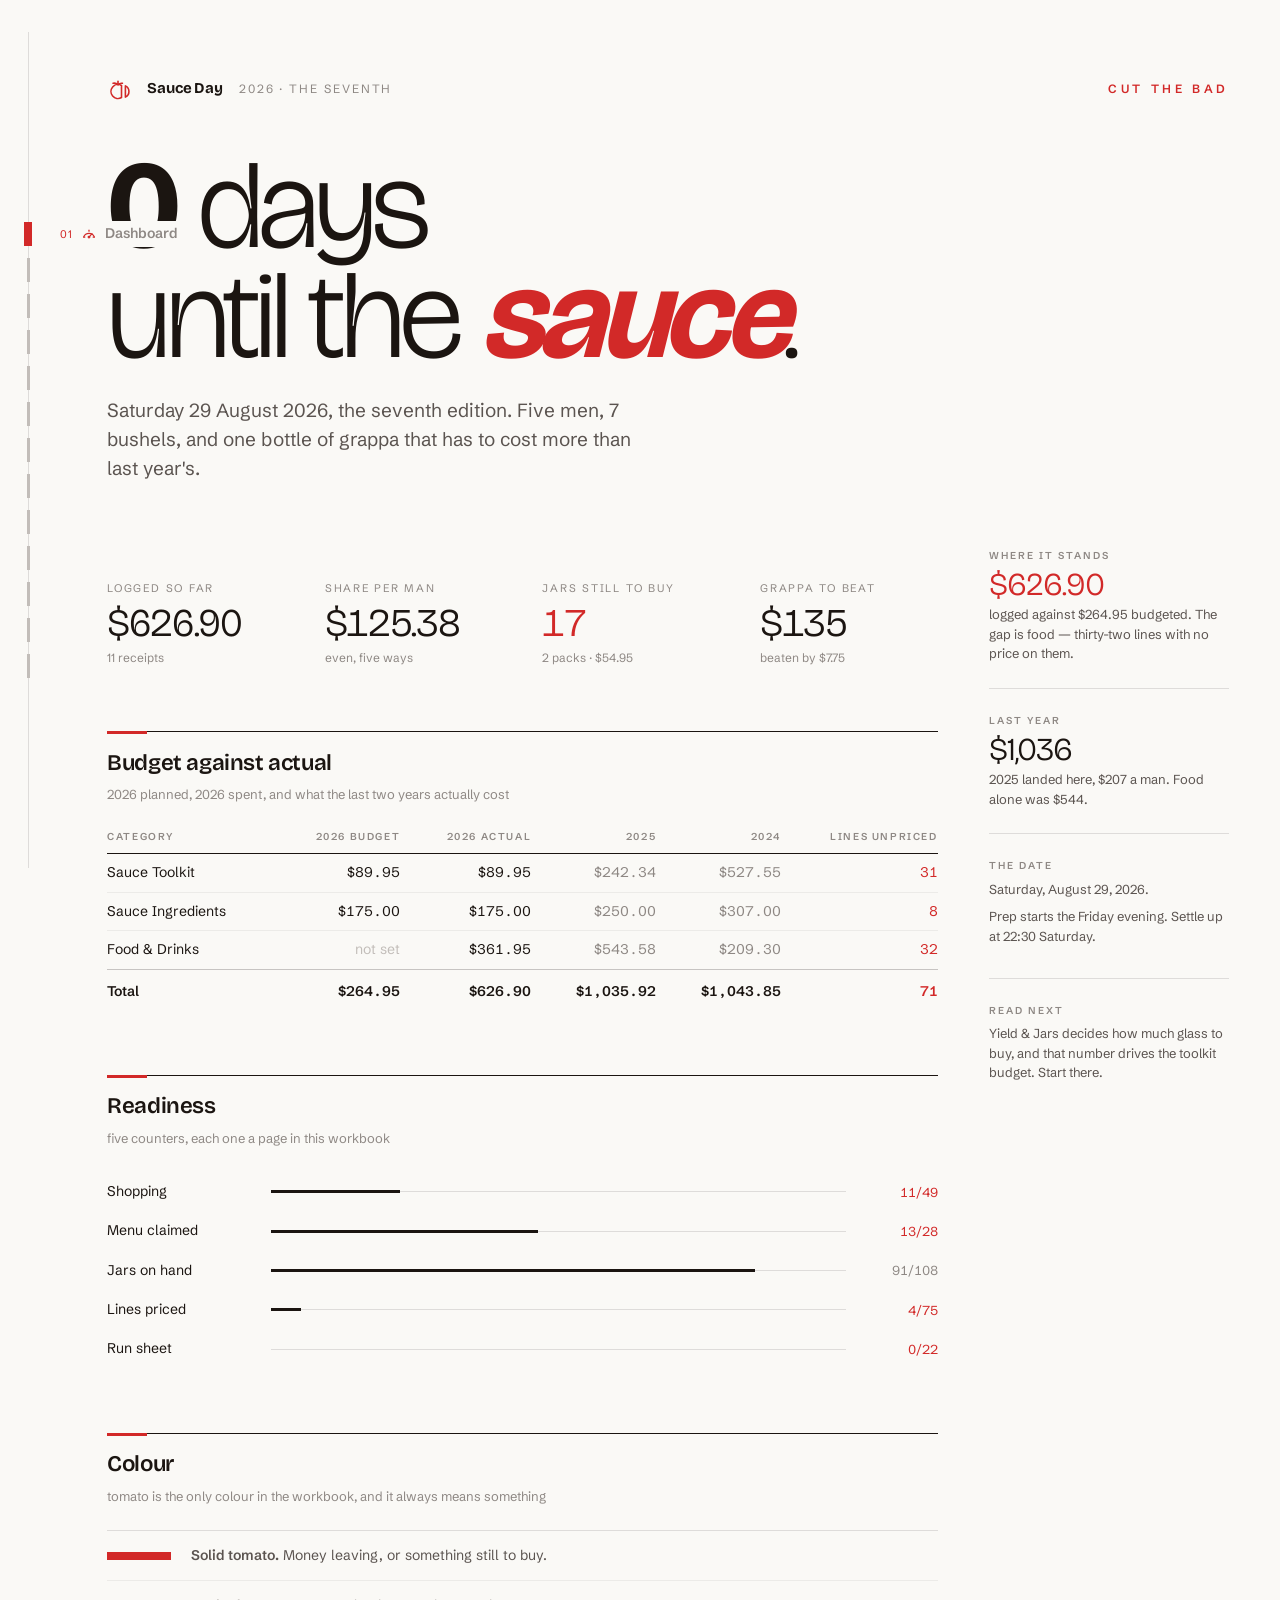
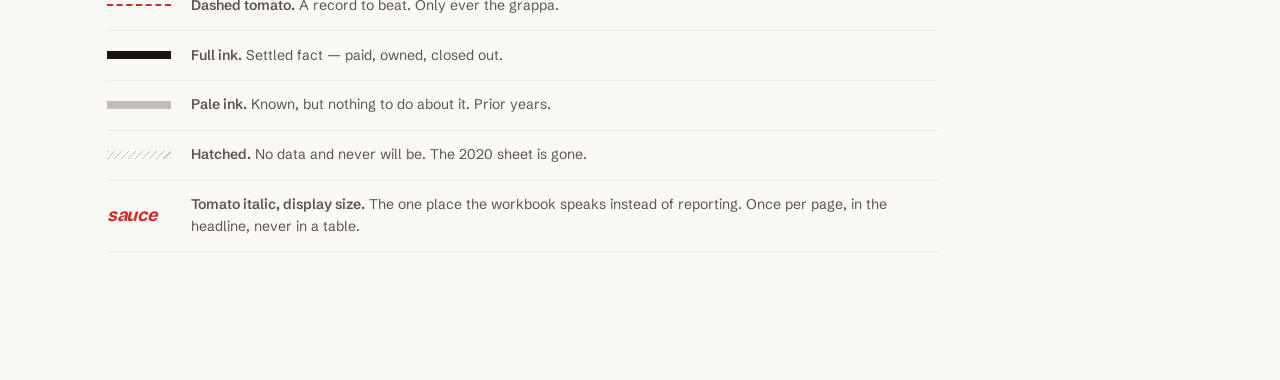
<file: prototypes/c-line.html>
<!DOCTYPE html>
<html lang="en">
<head>
<meta charset="utf-8">
<meta name="viewport" content="width=device-width, initial-scale=1, viewport-fit=cover">
<title>Sauce Day — LINE</title>
<link rel="preconnect" href="https://fonts.googleapis.com">
<link rel="preconnect" href="https://fonts.gstatic.com" crossorigin>
<link href="https://fonts.googleapis.com/css2?family=Bricolage+Grotesque:opsz,wght@12..96,200..800&family=Schibsted+Grotesk:ital,wght@0,400..700;1,400..500&display=swap" rel="stylesheet">
<style>
/* ===========================================================================
   LINE — there is no chrome. One hairline down the left edge is the whole
   navigation; it stays quiet until you approach it, then the twelve names
   bloom out. Everything else is type, rules, and a margin column of notes.
   Tomato marks exactly one thing at a time.
   =========================================================================== */
:root{
  --paper:   oklch(98.2% 0.004 80);
  --paper-2: oklch(95.8% 0.005 78);
  --ink:     oklch(20% 0.012 50);
  --ink-2:   oklch(45% 0.011 52);
  --ink-3:   oklch(63% 0.010 55);
  --ink-4:   oklch(80% 0.008 60);
  --rule:    oklch(20% 0.012 50 / .12);
  --rule-2:  oklch(20% 0.012 50 / .06);
  --tomato:  oklch(56% 0.204 27);

  --d: "Bricolage Grotesque", "Helvetica Neue", sans-serif;
  --t: "Schibsted Grotesk", "Helvetica Neue", Helvetica, sans-serif;

  --edge: 3.5rem;
  --pad: clamp(1.25rem, 4vw, 5rem);
  --e: cubic-bezier(.19,1,.22,1);
}
@media (prefers-color-scheme: dark){
  :root{
    --paper: oklch(15.5% 0.008 55); --paper-2: oklch(19.5% 0.009 55);
    --ink: oklch(95% 0.005 78); --ink-2: oklch(72% 0.008 66); --ink-3: oklch(54% 0.010 60); --ink-4: oklch(36% 0.010 58);
    --rule: oklch(95% 0.005 78 / .15); --rule-2: oklch(95% 0.005 78 / .07);
    --tomato: oklch(66% 0.188 28);
  }
}
*{box-sizing:border-box;margin:0;padding:0;-webkit-tap-highlight-color:transparent}
html{-webkit-text-size-adjust:100%;scroll-behavior:smooth}
body{
  background:var(--paper);color:var(--ink);font-family:var(--t);
  font-size:clamp(.9375rem,.9rem + .15vw,1.0625rem);line-height:1.55;
  -webkit-font-smoothing:antialiased;
}
/* Schibsted's tabular set gives the period and comma a full digit advance, which
   reads as a gap in prose. Scope it to the places that actually need a column. */
td.r,th.r,.stat dd,.gauge .n,.rung .p,.st .v,.scn b,.it time,tfoot td{font-variant-numeric:tabular-nums}
:focus-visible{outline:2px solid var(--tomato);outline-offset:4px}

/* ---------------------------------------------------------------- the line */
.line{
  position:fixed;left:0;top:0;bottom:0;width:var(--edge);z-index:30;
  display:flex;flex-direction:column;justify-content:center;gap:0;
  padding:5rem 0;
}
.line::before{
  content:"";position:absolute;left:calc(var(--edge) / 2);top:2rem;bottom:2rem;width:1px;
  background:var(--rule);
}
.seg{
  appearance:none;background:none;border:0;cursor:pointer;font:inherit;
  position:relative;flex:0 1 2.25rem;max-height:2.75rem;display:flex;align-items:center;
  padding:0;color:var(--ink-3);
}
.seg .mk{
  position:absolute;left:calc(var(--edge) / 2 - 1px);width:3px;top:.35rem;bottom:.35rem;
  background:var(--ink-4);transition:background-color .25s var(--e),transform .35s var(--e),width .25s var(--e);
  transform-origin:center;
}
.seg .lab{
  position:absolute;left:calc(var(--edge) + .25rem);white-space:nowrap;
  display:flex;align-items:baseline;gap:.5rem;
  opacity:0;transform:translateX(-.5rem);pointer-events:none;
  transition:opacity .3s var(--e),transform .3s var(--e);
  background:var(--paper);padding:.15rem .5rem .15rem 0;
}
.seg .lab i{font-style:normal;font-size:.6875rem;color:var(--ink-3);letter-spacing:.1em}
.seg .lab span{font-size:.875rem;letter-spacing:-.005em}
/* the mark rides with the label and blooms out with it */
.seg .lab .ico{width:1rem;height:1rem;stroke-width:1.5;color:var(--ink-3);flex:none;align-self:center}
.seg:hover .lab .ico{color:var(--ink)}
.seg[aria-current="true"] .lab .ico{color:var(--tomato);stroke-width:1.7}
.line:hover .seg .lab,.line:focus-within .seg .lab{opacity:1;transform:none}
.line:hover .seg .mk,.line:focus-within .seg .mk{width:8px;left:calc(var(--edge) / 2 - 4px)}
.seg:hover .mk{background:var(--ink)}
.seg:hover .lab span{color:var(--ink)}
.seg[aria-current="true"] .mk{background:var(--tomato);width:8px;left:calc(var(--edge) / 2 - 4px)}
.seg[aria-current="true"] .lab{opacity:1;transform:none}
.seg[aria-current="true"] .lab span{font-weight:600}
.seg[aria-current="true"] .lab i{color:var(--tomato)}

/* ---------------------------------------------------------------- page */
.page{margin-left:var(--edge);padding:clamp(2.5rem,6vw,5.5rem) var(--pad) 8rem;max-width:96rem}
.page[data-anim] > *{animation:in .55s var(--e) both}
.page[data-anim] > *:nth-child(2){animation-delay:.05s}
.page[data-anim] > *:nth-child(3){animation-delay:.09s}
.page[data-anim] > *:nth-child(n+4){animation-delay:.13s}
@keyframes in{from{opacity:0;transform:translateY(1rem)}to{opacity:1;transform:none}}

/* masthead sits above everything, once */
.mast{display:flex;align-items:baseline;gap:1rem;flex-wrap:wrap;margin-bottom:clamp(2rem,4vw,3.5rem)}
.mast{align-items:center}
.mast .sig{color:var(--tomato);display:flex}
.mast .sig svg{width:1.5rem;height:1.5rem;stroke-width:1.6}
.mast b{font-family:var(--d);font-weight:700;font-size:.9375rem;letter-spacing:-.01em;font-variation-settings:"opsz" 14}
.mast em{font-style:normal;font-size:.75rem;color:var(--ink-3);letter-spacing:.16em;text-transform:uppercase}
.mast s{text-decoration:none;margin-left:auto;font-size:.75rem;letter-spacing:.3em;text-transform:uppercase;color:var(--tomato);font-weight:600}

/* headline */
.hero{margin-bottom:clamp(2rem,5vw,4rem)}
.hero h1{
  font-family:var(--d);font-weight:250;font-variation-settings:"opsz" 96;
  font-size:clamp(2.75rem,1rem + 8.5vw,8rem);line-height:.88;letter-spacing:-.045em;
  max-width:14ch;
}
.hero h1 b{font-weight:700}
.hero h1 .t{color:var(--tomato);font-weight:700;font-style:italic}
.hero .sub{margin-top:1.5rem;max-width:44ch;color:var(--ink-2);font-size:clamp(1rem,.95rem + .3vw,1.1875rem);line-height:1.55}

/* the two-column body: content left, notes right */
.body{display:grid;grid-template-columns:minmax(0,1fr) minmax(0,15rem);gap:clamp(1.5rem,4vw,4rem);align-items:start}
.notes{position:sticky;top:2.5rem;display:grid;gap:1.5rem;font-size:.8125rem;line-height:1.5;color:var(--ink-2)}
.notes h4{font-size:.625rem;letter-spacing:.2em;text-transform:uppercase;color:var(--ink-3);font-weight:600;margin-bottom:.4rem}
.notes p{margin-bottom:.5rem}
.notes .big{font-family:var(--d);font-weight:300;font-size:2rem;line-height:1;letter-spacing:-.03em;color:var(--ink);font-variation-settings:"opsz" 40;display:block;margin-bottom:.25rem}
.notes .big.t{color:var(--tomato)}
.notes hr{border:0;border-top:1px solid var(--rule);margin:0}

/* sections cut by a rule with a tomato tick */
section{margin-top:clamp(2.5rem,5vw,4rem)}
section:first-child{margin-top:0}
section > h2{
  font-family:var(--d);font-weight:600;font-variation-settings:"opsz" 24;
  font-size:clamp(1.125rem,1rem + .5vw,1.5rem);letter-spacing:-.018em;
  padding-top:.85rem;border-top:1px solid var(--ink);margin-bottom:.25rem;position:relative;
}
section > h2::before{content:"";position:absolute;top:-1px;left:0;width:2.5rem;height:3px;background:var(--tomato)}
section > .cap{font-size:.8125rem;color:var(--ink-3);margin-bottom:1.5rem}
p.lede{max-width:52ch;color:var(--ink-2);margin-bottom:1.75rem;font-size:1.0625rem}
.tom{color:var(--tomato)}
.dim{color:var(--ink-3)}
.no{color:var(--ink-4)}

/* ------------------------------------------------------------ stats */
.stats{display:grid;grid-template-columns:repeat(auto-fit,minmax(8.5rem,1fr));gap:1.75rem 2.5rem;margin:2rem 0}
.stat dt{font-size:.6875rem;letter-spacing:.16em;text-transform:uppercase;color:var(--ink-3);margin-bottom:.5rem}
.stat dd{font-family:var(--d);font-weight:300;font-variation-settings:"opsz" 48;
  font-size:clamp(1.875rem,1.5rem + 1.2vw,2.75rem);line-height:.95;letter-spacing:-.035em}
.stat dd small{font-family:var(--t);font-size:.8125rem;font-weight:400;letter-spacing:0;color:var(--ink-3);margin-left:.35rem;vertical-align:.4em}
.stat.t dd{color:var(--tomato)}
.stat .s{font-size:.75rem;color:var(--ink-3);margin-top:.5rem;line-height:1.4}

/* ------------------------------------------------------------ tables */
.full{margin-inline:calc(var(--pad) * -1);padding-inline:var(--pad);overflow-x:auto;scrollbar-width:thin}
table{width:100%;border-collapse:collapse;font-size:.875rem}
.full table{min-width:46rem}
th{text-align:left;font-weight:600;font-size:.625rem;letter-spacing:.16em;text-transform:uppercase;color:var(--ink-3);
  padding:0 .9rem .55rem 0;border-bottom:1px solid var(--ink);white-space:nowrap;vertical-align:bottom}
td{padding:.5rem .9rem .5rem 0;border-bottom:1px solid var(--rule-2);vertical-align:baseline}
th:last-child,td:last-child{padding-right:0}
th.r,td.r{text-align:right}
tbody tr:last-child td{border-bottom:1px solid var(--rule)}
tfoot td{padding-top:.7rem;border-bottom:0;font-weight:600}
td .s{font-size:.75rem;color:var(--ink-4);margin-top:.1rem}
.done{color:var(--ink-4)}
.done .nm{position:relative}
.done .nm::after{content:"";position:absolute;left:-.08em;right:-.08em;top:.58em;height:1px;background:var(--tomato)}

/* ------------------------------------------------------------ scenarios */
.scn{display:grid;grid-template-columns:repeat(3,1fr);gap:0;margin:2rem 0;border-top:1px solid var(--ink)}
.scn button{appearance:none;background:none;border:0;cursor:pointer;font:inherit;text-align:left;
  padding:1.1rem 1.25rem 1.25rem 0;color:var(--ink-3);border-bottom:1px solid var(--rule);
  transition:color .25s var(--e),padding .3s var(--e)}
.scn button + button{padding-left:1.25rem;border-left:1px solid var(--rule-2)}
.scn button:hover{color:var(--ink)}
.scn button[aria-pressed="true"]{color:var(--ink);border-bottom:3px solid var(--tomato)}
.scn b{display:block;font-family:var(--d);font-weight:300;font-variation-settings:"opsz" 40;
  font-size:2rem;line-height:1;letter-spacing:-.035em;margin-bottom:.4rem}
.scn button[aria-pressed="true"] b{color:var(--tomato);font-weight:500}
.scn em{font-style:normal;font-size:.6875rem;letter-spacing:.14em;text-transform:uppercase;display:block}
.scn s{text-decoration:none;display:block;font-size:.8125rem;color:var(--ink-3);margin-top:.35rem}

/* the cascade as a descending stair */
.stair{margin:2rem 0}
.st{display:grid;grid-template-columns:2rem 1fr auto;gap:1.25rem;align-items:baseline;
  padding:.9rem 0;border-bottom:1px solid var(--rule-2)}
.st:first-child{border-top:1px solid var(--rule)}
.st i{font-style:normal;font-size:.6875rem;color:var(--ink-4);letter-spacing:.08em}
.st .l b{font-weight:600;display:block}
.st .l span{font-size:.8125rem;color:var(--ink-3);display:block;margin-top:.1rem;max-width:52ch}
.st .v{font-family:var(--d);font-weight:400;font-variation-settings:"opsz" 24;font-size:1.375rem;letter-spacing:-.02em}
.st.buy .v{color:var(--tomato)}
.st.zero .v{color:var(--ink-4)}

/* ------------------------------------------------------------ key */
.keys{display:grid;gap:0;margin-top:1.5rem;border-top:1px solid var(--rule)}
.keyrow{display:grid;grid-template-columns:4rem 1fr;gap:1.25rem;align-items:center;padding:.85rem 0;border-bottom:1px solid var(--rule-2)}
.keyrow .sw{height:.5rem}
.sw1{background:var(--tomato)}
.sw2{background:none;border-top:2px dashed var(--tomato);height:0 !important}
.sw3{background:var(--ink)}
.sw4{background:var(--ink-4)}
.sw5{background:repeating-linear-gradient(135deg,var(--ink-4) 0 1px,transparent 1px 5px)}
.keyrow b{font-weight:600}
.keyrow span{color:var(--ink-2);font-size:.875rem}

/* ------------------------------------------------------------ gauges */
.gauge{display:grid;grid-template-columns:9rem 1fr 4.5rem;gap:1.25rem;align-items:center;padding:.55rem 0;font-size:.875rem}
.gauge .tk{height:1px;background:var(--rule);position:relative}
.gauge .tk i{position:absolute;left:0;top:-1px;height:3px;background:var(--ink);transform-origin:left;animation:grow .8s var(--e) both}
/* a short bar is not an alarm — the count carries the signal, not the bar */
.gauge .n{text-align:right;font-size:.8125rem;color:var(--ink-3)}
.gauge.low .n{color:var(--tomato)}
@keyframes grow{from{transform:scaleX(0)}to{transform:scaleX(1)}}

/* ------------------------------------------------------------ lists */
.grp{margin-top:2rem}
.gh{display:flex;gap:1rem;align-items:baseline;padding-bottom:.5rem;border-bottom:1px solid var(--ink);
  font-family:var(--d);font-weight:600;font-variation-settings:"opsz" 18;font-size:1rem;letter-spacing:-.012em}
.gh em{font-style:normal;font-family:var(--t);font-weight:400;font-size:.75rem;letter-spacing:.14em;text-transform:uppercase;color:var(--ink-3)}
.gh .r{margin-left:auto;font-family:var(--t);font-weight:400;font-size:.8125rem;color:var(--ink-3);letter-spacing:0;text-transform:none}
.it{display:grid;grid-template-columns:1fr auto;gap:1.25rem;padding:.55rem 0;border-bottom:1px solid var(--rule-2);align-items:baseline}
.it .s{font-size:.8125rem;color:var(--ink-3);margin-top:.1rem}
.it .s b{color:var(--ink-2);font-weight:500}
.it time{font-size:.8125rem;color:var(--ink-3)}
.timed{grid-template-columns:4.25rem 1fr auto}
.open{color:var(--tomato)}

/* ------------------------------------------------------------ ladder */
.rungs{margin:2rem 0;border-top:1px solid var(--rule)}
.rung{display:grid;grid-template-columns:3.5rem 1fr 6rem;gap:1.25rem;align-items:center;padding:.6rem 0;border-bottom:1px solid var(--rule-2)}
.rung em{font-style:normal;color:var(--ink-3);font-size:.8125rem}
.rung .b{height:2px;background:var(--ink-4);transform-origin:left;animation:grow .8s var(--e) both}
.rung.rec .b{background:var(--ink);height:3px}
.rung.now .b{background:var(--tomato);height:5px}
.rung .p{text-align:right;font-family:var(--d);font-weight:400;font-variation-settings:"opsz" 18;font-size:1rem}
.rung.now .p{color:var(--tomato);font-weight:600}

/* ------------------------------------------------------------ the shelf */
/* Editorial: bottles are large, they stand on a heavy rule, and the record
   crosses them as a stated line. */
.shelfwrap{margin:2.5rem 0 .75rem;overflow-x:auto;scrollbar-width:thin;padding-top:2.5rem}
.shelf{position:relative;display:flex;align-items:flex-end;gap:clamp(.9rem,3vw,2.75rem);
  min-width:min-content;border-bottom:2px solid var(--ink);padding:0 .5rem}
.slot{display:flex;flex-direction:column;align-items:center;flex:none;position:relative;z-index:1}
.slot .btl{color:var(--ink-2);display:block;overflow:visible}
.slot .btl-cap{fill:var(--ink-2);opacity:.9}
.slot .btl-label{fill:var(--paper);stroke-width:1.1}
/* is-rec, not rec: the chart's bare .rec sets stroke-dasharray, which is an
   inherited SVG property and would dash the record bottle. */
.slot.is-rec .btl{color:var(--ink)} .slot.is-rec .btl-cap{fill:var(--ink)}
.slot.now .btl{color:var(--tomato);stroke-width:1.8} .slot.now .btl-cap{fill:var(--tomato)}
.slot.gone .btl{color:var(--ink-4)} .slot.gone .btl-body{stroke-dasharray:3 3}
.shelfyrs{display:flex;gap:clamp(.9rem,3vw,2.75rem);padding:.6rem .5rem 0;min-width:min-content}
.shelfyrs div{flex:none;text-align:center}
.shelfyrs em{font-style:normal;display:block;font-size:.75rem;color:var(--ink-3);letter-spacing:.06em}
.shelfyrs b{display:block;font-family:var(--d);font-weight:400;font-variation-settings:"opsz" 20;
  font-size:1rem;letter-spacing:-.02em;margin-top:.15rem}
.shelfyrs .live b{color:var(--tomato);font-weight:700}
.shelfyrs .none b{color:var(--ink-4);font-family:var(--t);font-size:.75rem;font-weight:400}
.datum{position:absolute;left:0;right:0;border-top:2px dashed var(--tomato);z-index:0;pointer-events:none}
.datum b{position:absolute;right:0;top:-1.5rem;font-size:.6875rem;letter-spacing:.18em;text-transform:uppercase;
  color:var(--tomato);font-weight:600;background:var(--paper);padding-left:.6rem}

/* bottle portraits, editorial scale */
.ports{display:grid;grid-template-columns:repeat(auto-fit,minmax(12rem,1fr));gap:2.5rem 2.75rem;margin-top:2rem}
.port{display:grid;gap:.9rem}
.portshot{aspect-ratio:3/4;display:grid;place-items:center;background:var(--paper-2);overflow:hidden;position:relative}
.portshot img{width:100%;height:100%;object-fit:cover;display:block}
.portshot .btl{color:var(--ink-3)} .portshot .btl-cap{fill:var(--ink-3)} .portshot .btl-label{fill:var(--paper-2)}
.port.now .portshot{background:var(--paper-2)}
.port.now .portshot .btl{color:var(--tomato)} .port.now .portshot .btl-cap{fill:var(--tomato)}
.port .meta b{font-family:var(--d);font-weight:400;font-variation-settings:"opsz" 32;font-size:1.5rem;
  letter-spacing:-.03em;display:block;line-height:1}
.port.now .meta b{color:var(--tomato);font-weight:600}
.port .meta em{font-style:normal;font-size:.75rem;color:var(--ink-3);letter-spacing:.12em;text-transform:uppercase;
  display:block;margin-top:.4rem}
.port .meta p{font-size:.8125rem;color:var(--ink-3);margin-top:.5rem;line-height:1.4}
.want{display:flex;align-items:center;gap:.4rem;margin-top:.6rem;font-size:.6875rem;letter-spacing:.16em;
  text-transform:uppercase;color:var(--tomato);font-weight:600}
.want .ico{width:.9rem;height:.9rem;stroke-width:1.6}

/* ------------------------------------------------------------ photobook */
/* One band a year. Big year numeral in the margin, plates running full width. */
.spread{margin-top:clamp(2.5rem,5vw,4.5rem);padding-top:1.25rem;border-top:1px solid var(--ink);
  position:relative;max-width:78rem}
.spread::before{content:"";position:absolute;top:-1px;left:0;width:2.5rem;height:3px;background:var(--tomato)}
.sphead{display:flex;align-items:baseline;gap:1.25rem;flex-wrap:wrap;margin-bottom:1.5rem}
.sphead b{font-family:var(--d);font-weight:250;font-variation-settings:"opsz" 72;font-size:clamp(2.25rem,1.5rem + 2.6vw,3.75rem);
  line-height:.85;letter-spacing:-.045em}
.spread.live .sphead b{color:var(--tomato)}
.sphead i{font-style:normal;font-family:var(--d);font-weight:600;font-variation-settings:"opsz" 20;
  font-size:1.125rem;letter-spacing:-.015em}
.sphead .c{margin-left:auto;font-size:.6875rem;letter-spacing:.18em;text-transform:uppercase;color:var(--ink-3)}
.plates{display:grid;grid-template-columns:repeat(6,1fr);gap:1.25rem 1.5rem;align-items:start}
.plate{margin:0;display:grid;gap:.65rem;grid-column:span 2}
.plate.wide{grid-column:span 3}
.plate .plate-well{position:relative;aspect-ratio:var(--ar,1.5);background:var(--paper-2);display:grid;place-items:center}
/* one registration tick, top left. Equal arms at any aspect. */
.plate.is-empty .plate-well::before{
  content:"";position:absolute;top:0;left:0;width:1rem;height:1rem;
  border-top:3px solid var(--tomato);border-left:3px solid var(--tomato);
}
.plate .plate-mark{width:1.75rem;height:1.75rem;stroke-width:1.2;color:var(--ink-4)}
.plate img{width:100%;aspect-ratio:var(--ar,1.5);object-fit:cover;display:block}
.plate figcaption{font-size:.8125rem;line-height:1.45;color:var(--ink-2)}
@media (max-width:52rem){.plates{grid-template-columns:repeat(2,1fr)}.plate,.plate.wide{grid-column:span 1}}

/* ------------------------------------------------------------ charts */
.six{display:grid;grid-template-columns:repeat(auto-fit,minmax(16rem,1fr));gap:2.75rem 3rem;margin-top:2rem}
.ch h3{font-family:var(--d);font-weight:600;font-variation-settings:"opsz" 16;font-size:.9375rem;letter-spacing:-.01em;margin-bottom:.3rem}
.ch p{font-size:.8125rem;color:var(--ink-3);line-height:1.45;margin-bottom:1rem;min-height:3em}
svg{display:block;width:100%;height:auto;overflow:visible}
.ax{stroke:var(--rule)}
.axl{fill:var(--ink-4);font-size:9px;font-family:var(--t);letter-spacing:.05em}
.bar{fill:var(--ink-2)}
.bar.live{fill:var(--tomato)}
.ln{fill:none;stroke:var(--ink);stroke-width:1.5;stroke-linecap:round;stroke-linejoin:round}
.dot{fill:var(--paper);stroke:var(--ink);stroke-width:1.5}
.dot.live{fill:var(--tomato);stroke:var(--tomato)}
.rec{stroke:var(--tomato);stroke-width:1;stroke-dasharray:4 3}
.s1{fill:var(--ink)}.s2{fill:var(--ink-3)}.s3{fill:var(--ink-4)}
.band{fill:var(--tomato);opacity:.14}

/* ------------------------------------------------------------ mobile */
@media (max-width:64rem){
  .body{grid-template-columns:minmax(0,1fr)}
  .notes{position:static;grid-template-columns:repeat(auto-fit,minmax(11rem,1fr));border-top:1px solid var(--rule);padding-top:1.5rem;margin-top:2rem}
  .notes hr{display:none}
}
@media (max-width:48rem){
  :root{--edge:0px}
  .line{position:sticky;top:0;left:auto;bottom:auto;width:100%;height:auto;flex-direction:row;
    padding:.5rem var(--pad);gap:0;overflow-x:auto;background:var(--paper);
    border-bottom:1px solid var(--rule);scrollbar-width:none}
  .line::before{display:none}
  .line::-webkit-scrollbar{display:none}
  .seg{flex:none;max-height:none;padding:.4rem .7rem;display:block}
  .seg .mk{position:static;width:auto;height:2px;background:transparent;display:block;margin-bottom:.35rem}
  .seg[aria-current="true"] .mk{background:var(--tomato);width:auto;left:auto}
  .line:hover .seg .mk,.line:focus-within .seg .mk{width:auto;left:auto}
  .seg .lab{position:static;opacity:1;transform:none;padding:0;gap:.35rem}
  .page{margin-left:0;padding-top:2rem}
  .scn{grid-template-columns:1fr}
  .scn button + button{padding-left:0;border-left:0}
}
@media (prefers-reduced-motion:reduce){*{animation-duration:.01ms !important;transition-duration:.01ms !important}}
</style>
</head>
<body>

<nav class="line" id="line" aria-label="Workbook tabs"></nav>
<main class="page" id="page" tabindex="-1"></main>

<script src="data.js"></script>
<script src="visuals.js"></script>
<script>
(function(){
"use strict";
const S = window.SAUCE, V2 = window.SV, $ = s => document.querySelector(s);
const {money, money0, num, dateLong} = S;
const ic = V2.icon;
const esc = s => String(s == null ? "" : s).replace(/[&<>"]/g, c => ({"&":"&amp;","<":"&lt;",">":"&gt;",'"':"&quot;"}[c]));
const days = S.daysToGo();

$("#line").innerHTML = S.TABS.map(t =>
  `<button class="seg" data-tab="${t.id}" aria-current="false" title="${esc(t.name)}">
     <span class="mk"></span><span class="lab"><i>${t.n}</i>${ic(t.icon)}<span>${esc(t.name)}</span></span></button>`).join("");

/* ---------------------------------------------------------------- bits */
const mast = `<div class="mast"><span class="sig">${ic("cut")}</span><b>Sauce Day</b><em>2026 · the seventh</em><s>cut the bad</s></div>`;
const hero = (h, sub) => `<div class="hero"><h1>${h}</h1>${sub?`<p class="sub">${sub}</p>`:""}</div>`;
const stat = (l,v,s,t) => `<div class="stat${t?" t":""}"><dt>${esc(l)}</dt><dd>${v}</dd>${s?`<div class="s">${s}</div>`:""}</div>`;
const stats = a => `<div class="stats">${a.join("")}</div>`;
const gauge = (l,d,t) => {const p=t?d/t:0;return `<div class="gauge${p<.5?" low":""}"><span>${esc(l)}</span>
  <span class="tk"><i style="width:${(p*100).toFixed(1)}%"></i></span><span class="n">${d}/${t}</span></div>`;};
const body = (main, notes) => `<div class="body"><div>${main}</div><aside class="notes">${notes}</aside></div>`;
const note = (h, p) => `<div><h4>${esc(h)}</h4>${p}</div>`;

/* ---------------------------------------------------------------- charts */
const W=300,H=145,M={t:10,r:6,b:20,l:32};
const bx=(i,n)=>M.l+(W-M.l-M.r)*i/n, bw=n=>(W-M.l-M.r)/n*.5;
const sx=(i,n)=>M.l+(n<2?0:(W-M.l-M.r)*i/(n-1));
const sy=(v,m)=>H-M.b-(m?(H-M.t-M.b)*v/m:0);
const base=(m,f)=>`<line class="ax" x1="${M.l}" y1="${H-M.b}" x2="${W-M.r}" y2="${H-M.b}"/>
  <text class="axl" x="${M.l-5}" y="${H-M.b}" text-anchor="end">0</text>
  <text class="axl" x="${M.l-5}" y="${M.t+6}" text-anchor="end">${f?f(m):m}</text>`;
const yl=(rows,p)=>rows.map((r,i)=>`<text class="axl" x="${p(i,rows.length)}" y="${H-6}" text-anchor="middle">${String(r.year).slice(2)}</text>`).join("");

function cBars(rows,val,fmt){
  const m=Math.ceil(Math.max(...rows.map(val).filter(v=>v!=null),1)/200)*200,n=rows.length;
  return `<svg viewBox="0 0 ${W} ${H}" role="img">${base(m,v=>"$"+v)}
  ${rows.map((r,i)=>{const v=val(r);if(v==null)return"";const y=sy(v,m);
    return `<rect class="bar${r.live?" live":""}" x="${bx(i,n)}" y="${y}" width="${bw(n)}" height="${H-M.b-y}"><title>${r.year}: ${fmt(v)}</title></rect>`;}).join("")}
  ${yl(rows,(i,n)=>bx(i,n)+bw(n)/2)}</svg>`;
}
function cLine(rows,val,fmt,ref){
  const pts=rows.map((r,i)=>({i,v:val(r),live:r.live,year:r.year})).filter(p=>p.v!=null);
  const m=Math.ceil(Math.max(...pts.map(p=>p.v),ref||0,1)/50)*50,n=rows.length;
  return `<svg viewBox="0 0 ${W} ${H}" role="img">${base(m,v=>"$"+v)}
  ${ref?`<line class="rec" x1="${M.l}" y1="${sy(ref,m)}" x2="${W-M.r}" y2="${sy(ref,m)}"/>
    <text class="axl" x="${W-M.r}" y="${sy(ref,m)-4}" text-anchor="end" style="fill:var(--tomato)">record ${money0(ref)}</text>`:""}
  <path class="ln" d="${pts.map((p,k)=>`${k?"L":"M"}${sx(p.i,n)} ${sy(p.v,m)}`).join(" ")}"/>
  ${pts.map(p=>`<circle class="dot${p.live?" live":""}" cx="${sx(p.i,n)}" cy="${sy(p.v,m)}" r="3"><title>${p.year}: ${fmt(p.v)}</title></circle>`).join("")}
  ${yl(rows,sx)}</svg>`;
}
function cStack(rows){
  const m=Math.ceil(Math.max(...rows.map(r=>r.total||0),1)/200)*200,n=rows.length;
  return `<svg viewBox="0 0 ${W} ${H}" role="img">${base(m,v=>"$"+v)}
  ${rows.map((r,i)=>{if(r.total==null)return"";let a=0;
    return [["toolkit","s1"],["ing","s2"],["food","s3"]].map(([k,c])=>{const v=r[k]||0,y0=sy(a,m),y1=sy(a+v,m);a+=v;
      return `<rect class="${c}" x="${bx(i,n)}" y="${y1}" width="${bw(n)}" height="${Math.max(0,y0-y1)}"><title>${r.year} ${k}: ${money0(v)}</title></rect>`;}).join("");}).join("")}
  ${yl(rows,(i,n)=>bx(i,n)+bw(n)/2)}</svg>`;
}
function cYield(){
  const rows=S.series(),n=rows.length,sc=S.scenarios();
  const m=Math.ceil(Math.max(...rows.map(r=>r.litres||0),sc[2].plan.litres)/25)*25;
  const pts=rows.map((r,i)=>({i,v:r.litres,live:r.live,year:r.year})).filter(p=>p.v!=null);
  return `<svg viewBox="0 0 ${W} ${H}" role="img">${base(m,v=>v+" L")}
  <rect class="band" x="${sx(n-1,n)-9}" y="${sy(sc[2].plan.litres,m)}" width="18" height="${sy(sc[0].plan.litres,m)-sy(sc[2].plan.litres,m)}"><title>2026 range ${sc[0].plan.litres}–${sc[2].plan.litres} L</title></rect>
  <path class="ln" d="${pts.map((p,k)=>`${k?"L":"M"}${sx(p.i,n)} ${sy(p.v,m)}`).join(" ")}" stroke-dasharray="4 3"/>
  ${pts.map(p=>`<circle class="dot${p.live?" live":""}" cx="${sx(p.i,n)}" cy="${sy(p.v,m)}" r="3"><title>${p.year}: ${p.v} L</title></circle>`).join("")}
  ${yl(rows,sx)}</svg>`;
}

/* ---------------------------------------------------------------- views */
const V={};

V.dashboard=()=>{
  const y=S.yieldPlan(),r=S.readiness(),st=S.settlement(),g=S.grappaVerdict();
  const b=S.budgetByCat(),a=S.actualByCat(),last=S.history[5],lt=last.toolkit+last.ing+last.food;
  return mast + hero(
    `<b>${days}</b> days<br>until the <span class="t">sauce</span>.`,
    `Saturday 29 August 2026, the seventh edition. Five men, ${S.totalBushels()} bushels, and one bottle of grappa that has to cost more than last year's.`
  ) + body(`
  ${stats([
    stat("Logged so far",money(S.sum(a)),`${S.expenses.length} receipts`),
    stat("Share per man",money(st.share),"even, five ways"),
    stat("Jars still to buy",num(y.jarsToBuy),`${y.jarPacks} packs · ${money(y.cost)}`,y.jarsToBuy>0),
    stat("Grappa to beat",money0(g.record),g.state==="beaten"?`beaten by ${money(g.delta)}`:"still standing",g.state!=="beaten")
  ])}

  <section>
    <h2>Budget against actual</h2>
    <div class="cap">2026 planned, 2026 spent, and what the last two years actually cost</div>
    <div class="full"><table>
      <thead><tr><th>Category</th><th class="r">2026 budget</th><th class="r">2026 actual</th><th class="r">2025</th><th class="r">2024</th><th class="r">Lines unpriced</th></tr></thead>
      <tbody>${S.CATS.map(c=>{const k=c.key==="ingredients"?"ing":c.key;
        const up=S.items.filter(i=>i.cat===c.key&&!i.budget).length;
        return `<tr><td>${c.label}</td>
          <td class="r">${b[c.key]?money(b[c.key]):'<span class="no">not set</span>'}</td>
          <td class="r">${a[c.key]?money(a[c.key]):'<span class="no">—</span>'}</td>
          <td class="r dim">${money(last[k])}</td><td class="r dim">${money(S.history[4][k])}</td>
          <td class="r ${up?"tom":"no"}">${up}</td></tr>`;}).join("")}</tbody>
      <tfoot><tr><td>Total</td><td class="r">${money(S.sum(b))}</td><td class="r">${money(S.sum(a))}</td>
        <td class="r">${money(lt)}</td><td class="r">${money(S.history[4].toolkit+S.history[4].ing+S.history[4].food)}</td>
        <td class="r tom">${S.items.filter(i=>!i.budget).length}</td></tr></tfoot>
    </table></div>
  </section>

  <section>
    <h2>Readiness</h2>
    <div class="cap">five counters, each one a page in this workbook</div>
    ${gauge("Shopping",r.buy.done,r.buy.total)}
    ${gauge("Menu claimed",r.menu.done,r.menu.total)}
    ${gauge("Jars on hand",Math.min(r.jars.done,r.jars.total),r.jars.total)}
    ${gauge("Lines priced",r.priced.done,r.priced.total)}
    ${gauge("Run sheet",r.run.done,r.run.total)}
  </section>

  <section>
    <h2>Colour</h2>
    <div class="cap">tomato is the only colour in the workbook, and it always means something</div>
    <div class="keys">
      <div class="keyrow"><span class="sw sw1"></span><span><b>Solid tomato.</b> Money leaving, or something still to buy.</span></div>
      <div class="keyrow"><span class="sw sw2"></span><span><b>Dashed tomato.</b> A record to beat. Only ever the grappa.</span></div>
      <div class="keyrow"><span class="sw sw3"></span><span><b>Full ink.</b> Settled fact — paid, owned, closed out.</span></div>
      <div class="keyrow"><span class="sw sw4"></span><span><b>Pale ink.</b> Known, but nothing to do about it. Prior years.</span></div>
      <div class="keyrow"><span class="sw sw5"></span><span><b>Hatched.</b> No data and never will be. The 2020 sheet is gone.</span></div>
      <div class="keyrow"><span style="font-family:var(--d);font-style:italic;font-weight:700;color:var(--tomato);font-size:1.125rem;letter-spacing:-.02em">sauce</span><span><b>Tomato italic, display size.</b> The one place the workbook speaks instead of reporting. Once per page, in the headline, never in a table.</span></div>
    </div>
  </section>`,
  note("Where it stands", `<span class="big t">${money(S.sum(a))}</span>logged against ${money(S.sum(b))} budgeted. The gap is food — thirty-two lines with no price on them.`) +
  `<hr>` +
  note("Last year", `<span class="big">${money0(lt)}</span>2025 landed here, ${money0(lt/5)} a man. Food alone was ${money0(last.food)}.`) +
  `<hr>` +
  note("The date", `<p>${dateLong(S.settings.sauceDate)}.</p><p>Prep starts the Friday evening. Settle up at 22:30 Saturday.</p>`) +
  `<hr>` +
  note("Read next", `<p>Yield &amp; Jars decides how much glass to buy, and that number drives the toolkit budget. Start there.</p>`));
};

let SCEN="mid";
V.yield=()=>{
  const sc=S.scenarios(),p=sc.find(x=>x.key===SCEN).plan,h=S.onHand(),PK=S.settings.packSize;
  return mast + hero(`<b>${num(p.litres)}</b> litres,<br><b>${p.jarsRequired}</b> jars.`,
    `${p.bushels} bushels at ${p.lpb} litres each, plus a ${(S.settings.bufferPct*100)}% buffer because jars break and sauce spills.`)
  + body(`
  <div class="scn">${sc.map(s=>`<button data-scen="${s.key}" aria-pressed="${s.key===SCEN}">
    <b>${num(s.plan.litres)} L</b><em>${s.label} · ${s.lpb} L per bushel</em>
    <s>${s.plan.jarsRequired} jars · ${money(s.plan.cost)} of glass</s></button>`).join("")}</div>

  <section>
    <h2>The cascade</h2>
    <div class="cap">jar packs ship with bands, band packs ship with lids — buy in that order and you stop buying twice</div>
    <div class="stair">
      <div class="st"><i>01</i><div class="l"><b>Jars required</b><span>${num(p.litres)} litres × ${(1+S.settings.bufferPct).toFixed(2)}, rounded up</span></div><div class="v">${p.jarsRequired}</div></div>
      <div class="st"><i>02</i><div class="l"><b>Jars already on hand</b><span>Matt ${S.jarStock[0].jars}, David ${S.jarStock[1].jars}</span></div><div class="v">${h.jars}</div></div>
      <div class="st ${p.jarPacks?"buy":"zero"}"><i>03</i><div class="l"><b>Jar packs to buy</b><span>${p.jarsToBuy} short, ${PK} to a pack, ${money(S.settings.jarPrice)} each — and each pack brings ${PK} bands with it</span></div><div class="v">${p.jarPacks}</div></div>
      <div class="st ${p.bandsToBuy?"":"zero"}"><i>04</i><div class="l"><b>Bands still short</b><span>${p.jarsRequired} needed, ${h.bands} on hand, ${p.bandsFromJarPacks} arriving with the jars</span></div><div class="v">${p.bandsToBuy||"none"}</div></div>
      <div class="st ${p.bandPacks?"buy":"zero"}"><i>05</i><div class="l"><b>Band packs to buy</b><span>${money(S.settings.bandPrice)} each, and each one brings ${PK} lids</span></div><div class="v">${p.bandPacks}</div></div>
      <div class="st ${p.lidPacks?"buy":"zero"}"><i>06</i><div class="l"><b>Lid packs to buy</b><span>${p.jarsRequired} needed, ${h.lids} on hand, ${p.jarsFromPacks} from the jar packs, ${p.lidsFromBandPacks} from the band packs — ${p.lidsToBuy} short at ${money(S.settings.lidPrice)} a pack</span></div><div class="v">${p.lidPacks}</div></div>
      <div class="st buy"><i>Σ</i><div class="l"><b>Glass and metal</b><span>posts straight into Sauce Toolkit</span></div><div class="v">${money(p.cost)}</div></div>
    </div>
    ${stats([
      stat("Hardware",money(p.cost),"→ toolkit ledger",p.cost>0),
      stat("Bushels",money(p.bushelCost),`${p.bushels} × ${money(S.settings.pricePerBushel)} → ingredients`),
      stat("Per litre",money((p.cost+p.bushelCost)/p.litres),"tomatoes and glass only")
    ])}
  </section>

  <section>
    <h2>Who brings what</h2>
    <div class="cap">bushels in, glass on hand</div>
    <div class="full"><table>
      <thead><tr><th>Person</th><th class="r">Bushels</th><th class="r">Jars</th><th class="r">Bands</th><th class="r">Lids</th></tr></thead>
      <tbody>${S.bushels.map(b=>{const j=S.jarStock.find(x=>x.person===b.person)||{jars:0,bands:0,lids:0};
        return `<tr><td>${esc(b.person)}</td><td class="r">${b.count||'<span class="no">—</span>'}</td>
        <td class="r">${j.jars||'<span class="no">—</span>'}</td><td class="r">${j.bands||'<span class="no">—</span>'}</td>
        <td class="r">${j.lids||'<span class="no">—</span>'}</td></tr>`;}).join("")}</tbody>
      <tfoot><tr><td>Total</td><td class="r">${p.bushels}</td><td class="r">${h.jars}</td><td class="r">${h.bands}</td><td class="r">${h.lids}</td></tr></tfoot>
    </table></div>
  </section>`,
  note("The scenarios", `<p>Low, mid and high are 10, 14 and 18 litres a bushel. The sheet defaults to the middle.</p>`) +
  `<hr>` +
  note("What actually happened", `<p>2021 gave <b>60 L</b> off these same seven bushels. 2020 gave <b>78 L</b>. Both are under the mid case.</p><p>Treat ${num(sc[1].plan.litres)} L as a good year, not the expected one.</p>`) +
  `<hr>` +
  note("Downstream", `<p>Everything on this page flows into the Toolkit and Ingredients ledgers on its own. Nothing here gets typed twice.</p>`));
};

const ledger=key=>{
  const cat=S.CATS.find(c=>c.key===key),rows=S.items.filter(i=>i.cat===key);
  const hk=key==="ingredients"?"ing":key,hist=[...S.history].reverse();
  const bud=rows.reduce((a,i)=>a+(i.budget||0),0),act=rows.reduce((a,i)=>a+(i.actual||0),0);
  const heroes={
    toolkit:[`<b>${rows.length}</b> lines<br>of gear.`,`Twenty-six of them are already owned and cost nothing. They stay on the sheet so nobody buys a second food mill.`],
    ingredients:[`<b>${rows.length}</b> lines.<br>One matters.`,`The bushels are the year. Everything else on this page is a Costco run that takes twenty minutes.`],
    food:[`<b>${rows.length}</b> lines,<br><span class="t">none priced</span>.`,`Food is where the budget quietly goes. In 2025 it came to ${money(S.history[5].food)} against nothing planned.`]
  }[key];
  return mast + hero(heroes[0],heroes[1]) + body(`
  ${stats([
    stat("2026 budget",bud?money(bud):'<span style="font-family:var(--t);font-size:1.125rem;font-weight:400">not set</span>',`${rows.filter(i=>i.budget).length} of ${rows.length} priced`,!bud),
    stat("2026 actual",money(act),`${rows.filter(i=>i.obtained).length} bought`),
    stat("2025",money(hist[0][hk]),"actual"),
    stat("Five-year mean",money(hist.filter(h=>h[hk]!=null).reduce((a,h)=>a+h[hk],0)/hist.filter(h=>h[hk]!=null).length),"2021 to 2025")
  ])}
  <section>
    <h2>${cat.label}</h2>
    <div class="cap">${rows.length} lines · a struck line has been bought</div>
    <div class="full"><table>
      <thead><tr><th>Item</th><th>Kind</th><th class="r">Qty</th><th class="r">2026 budget</th><th class="r">2026 actual</th><th>Assigned</th><th>Store</th><th>Again</th></tr></thead>
      <tbody>${rows.map(i=>`<tr class="${i.obtained?"done":""}">
        <td><span class="nm">${esc(i.name)}</span>${i.note?`<div class="s">${esc(i.note)}</div>`:""}</td>
        <td class="dim">${esc(i.kind||"—")}</td>
        <td class="r">${i.qty||'<span class="no">—</span>'}</td>
        <td class="r">${i.budget?money(i.budget):'<span class="no">—</span>'}</td>
        <td class="r">${i.actual?money(i.actual):'<span class="no">—</span>'}</td>
        <td class="dim">${i.who?esc(i.who):'<span class="tom">unassigned</span>'}</td>
        <td class="dim">${esc(i.store||"—")}</td>
        <td class="no">${esc(i.repeat||"")}</td></tr>`).join("")}</tbody>
      <tfoot><tr><td>Total</td><td></td><td></td><td class="r">${money(bud)}</td><td class="r">${money(act)}</td><td colspan="3"></td></tr></tfoot>
    </table></div>
  </section>

  <section>
    <h2>The historical record</h2>
    <div class="cap">2025 back to 2020, category total by year</div>
    <div class="full"><table>
      <thead><tr><th>Measure</th>${hist.map(h=>`<th class="r">${h.year}</th>`).join("")}</tr></thead>
      <tbody>
        <tr><td>${cat.short}</td>${hist.map(h=>`<td class="r">${h[hk]==null?'<span class="no">no sheet</span>':money(h[hk])}</td>`).join("")}</tr>
        <tr><td class="dim">Per man</td>${hist.map(h=>`<td class="r dim">${h[hk]==null?'<span class="no">—</span>':money(h[hk]/h.crew)}</td>`).join("")}</tr>
        <tr><td class="dim">Share of the year</td>${hist.map(h=>{const t=h.toolkit+h.ing+h.food;
          return `<td class="r dim">${h[hk]==null||!t?'<span class="no">—</span>':((h[hk]/t)*100).toFixed(0)+"%"}</td>`;}).join("")}</tr>
      </tbody>
    </table></div>
  </section>`,
  note("What is missing", `<p>The old sheets only ever carried a category total per year, never a line-by-line history. Anything finer than the table below does not exist for 2020 to 2025.</p>`) +
  `<hr>` +
  note("New for 2026", key==="toolkit"
    ? `<p>The strainer for the sauce pot, carried over from a note on the 2025 sheet. Still unassigned.</p>`
    : key==="ingredients" ? `<p>Nothing new. This list has not changed since 2022 and probably never will.</p>`
    : `<p>Nothing added. The job here is putting prices against what is already listed.</p>`) +
  `<hr>` +
  note("Flows in from", key==="toolkit" ? `<p>Yield &amp; Jars sets the jars, bands and lids cost automatically.</p>`
    : key==="ingredients" ? `<p>Yield &amp; Jars sets the bushel budget: ${money(S.yieldPlan().bushelCost)} at ${money(S.settings.pricePerBushel)} a bushel.</p>`
    : `<p>Nothing. Every line here is priced by hand, which is why none of them are.</p>`));
};
V.toolkit=()=>ledger("toolkit"); V.ingredients=()=>ledger("ingredients"); V.food=()=>ledger("food");

V.shopping=()=>{
  const sh=S.shopping(),by=S.byBuyer(),known=sh.stores.reduce((a,s)=>a+s.estimate,0);
  const up=sh.stores.reduce((a,s)=>a+s.unpriced,0),got=sh.stores.reduce((a,s)=>a+s.got,0);
  return mast + hero(`<b>${sh.count}</b> things,<br><b>${sh.storeCount}</b> counters.`,
    `Every ledger line with a store against it, grouped by where you will actually be standing when you buy it.`)
  + body(`
  ${stats([
    stat("Estimated",money(known),`${sh.count-up} items priced`),
    stat("Unpriced",num(up),"no estimate in the ledger",true),
    stat("Bought",`${got}<small>of ${sh.count}</small>`,`${sh.count-got} outstanding`),
    stat("Buyers",num(by.length),"including unassigned")
  ])}
  <section>
    <h2>By store</h2>
    <div class="cap">largest estimate first · a struck line is already bought</div>
    ${sh.stores.map(s=>`<div class="grp">
      <div class="gh">${esc(s.store)} <em>${s.list.length} item${s.list.length===1?"":"s"}</em>
        <span class="r">${s.estimate?money(s.estimate):'<span class="tom">no estimate</span>'}${s.got?` · ${s.got} got`:""}</span></div>
      ${s.list.map(i=>`<div class="it ${i.obtained?"done":""}">
        <div><span class="nm">${esc(i.name)}</span>
          <div class="s">${[i.kind,i.qty?"qty "+i.qty:null].filter(Boolean).map(esc).join(" · ")}${i.who?` · <b>${esc(i.who)}</b>`:' · <span class="open">unassigned</span>'}</div></div>
        <div>${i.budget?money(i.budget):'<span class="no">—</span>'}</div></div>`).join("")}</div>`).join("")}
  </section>

  <section>
    <h2>By buyer</h2>
    <div class="cap">what each man is expected to lay out, against what he has actually paid</div>
    <div class="full"><table>
      <thead><tr><th>Buyer</th><th class="r">Items</th><th class="r">Bought</th><th class="r">Estimated</th><th class="r">Paid</th></tr></thead>
      <tbody>${by.map(b=>{const paid=S.paidByPerson()[b.name]||0;
        return `<tr><td class="${b.name==="Unassigned"?"tom":""}">${esc(b.name)}</td>
        <td class="r">${b.items}</td><td class="r dim">${b.got||'<span class="no">—</span>'}</td>
        <td class="r">${b.estimate?money(b.estimate):'<span class="no">—</span>'}</td>
        <td class="r">${paid?money(paid):'<span class="no">—</span>'}</td></tr>`;}).join("")}</tbody>
      <tfoot><tr><td>Total</td><td class="r">${sh.count}</td><td class="r">${got}</td><td class="r">${money(known)}</td><td class="r">${money(S.settlement().total)}</td></tr></tfoot>
    </table></div>
  </section>`,
  note("The estimate column", `<p>Pulled straight from the ledger. A blank here is a blank there — this page never invents a number.</p>`) +
  `<hr>` +
  note("One store is not a store", `<p><b>No store yet</b> holds two lines: propane, which gets refilled rather than bought, and the strainer nobody has claimed.</p>`) +
  `<hr>` +
  note("After you buy", `<p>Whatever is actually paid goes to Settlement. The estimate is only ever an expectation.</p>`));
};

V.menu=()=>{
  const svc=["Breakfast","Snack","Lunch","Dinner","Drinks"],c=S.menu.filter(m=>m.claimed).length;
  return mast + hero(`<b>${S.menu.length}</b> dishes,<br><span class="t">${S.menu.length-c}</span> unclaimed.`,
    `Four services and a drinks list, running from a McDonald's run at seven in the morning to espresso martinis after dinner.`)
  + body(`
  ${stats(svc.map(s=>{const l=S.menu.filter(m=>m.service===s),k=l.filter(m=>m.claimed).length;
    return stat(s,`${k}<small>of ${l.length}</small>`,"claimed",k<l.length/2);}))}
  ${svc.map(s=>{const l=S.menu.filter(m=>m.service===s),k=l.filter(m=>m.claimed).length;
    return `<section><h2>${s}</h2><div class="cap">${l.length} dishes · ${k} claimed</div>
    ${l.map(m=>`<div class="it">
      <div><span>${esc(m.dish)}</span><div class="s">${esc(m.source)}${m.qty&&m.qty!=="—"?` · ${esc(m.qty)}`:""}${m.note?` · <i>${esc(m.note)}</i>`:""}</div></div>
      <div>${m.who?esc(m.who):'<span class="open">open</span>'}</div></div>`).join("")}</section>`;}).join("")}`,
  note("The only job", `<span class="big t">${S.menu.length-c}</span>dishes with nobody's name on them. Everything else on this page is already handled.`) +
  `<hr>` +
  note("Fixed points", `<p>Breakfast is McDonald's and it is not up for discussion. Dinner is this year's sauce, which is the entire reason anyone came.</p>`) +
  `<hr>` +
  note("Sources", `<p>${[...new Set(S.menu.map(m=>m.source))].length} different places supply this menu. The Shopping List groups them.</p>`));
};

V.run=()=>{
  return mast + hero(`<b>${S.runsheet.length}</b> steps,<br>Friday to <b>22:30</b>.`,
    `It has never once gone in a different order. Read it top to bottom and tick as you go.`)
  + body(`
  ${[["PREP","Friday night","the evening before"],["DAY","Saturday 29 August","06:30 to 22:30"]].map(([k,label,cap])=>{
    const l=S.runsheet.filter(r=>r.section===k);
    return `<section><h2>${label}</h2><div class="cap">${l.length} steps · ${cap}</div>
    ${l.map(r=>`<div class="it timed">
      <time>${esc(r.time)}</time>
      <div><span>${esc(r.activity)}</span><div class="s"><b>${esc(r.lead)}</b>${r.crew?` with ${esc(r.crew)}`:""}${r.kit?` · ${esc(r.kit)}`:""}${r.note?` · <i>${esc(r.note)}</i>`:""}</div></div>
      <div class="dim" style="font-size:.8125rem">${esc(r.section==="PREP"?"prep":"day")}</div></div>`).join("")}</section>`;}).join("")}`,
  note("Leads", `<p>${S.runsheet.filter(r=>r.lead==="Matt").length} steps Matt, ${S.runsheet.filter(r=>r.lead==="David").length} David, ${S.runsheet.filter(r=>r.lead==="All").length} everybody. Crew is whoever is standing nearest.</p>`) +
  `<hr>` +
  note("Two lessons already learned", `<p>Grind the espresso Friday night. Wipe every rim before capping, or you lose the seal and the jar.</p>`) +
  `<hr>` +
  note("The last step", `<p>22:30, settle up. It is on the sheet because if it is not on the sheet it does not happen and somebody is owed ${money(S.settlement().share)} until Christmas.</p>`));
};

V.settlement=()=>{
  const st=S.settlement(),names=st.net.map(n=>n.name);
  const t=(f,to)=>st.transfers.find(x=>x.from===f&&x.to===to);
  return mast + hero(`<b>${money(st.share)}</b><br>each.`,
    `${money(st.total)} paid out between five men, cut evenly, then the fewest transfers that clear it.`)
  + body(`
  <section>
    <h2>Position</h2>
    <div class="cap">what each man paid against what he owes</div>
    <div class="full"><table>
      <thead><tr><th>Person</th><th class="r">Paid</th><th class="r">Share</th><th class="r">Net</th><th>Standing</th></tr></thead>
      <tbody>${st.net.map(n=>`<tr><td>${esc(n.name)}</td><td class="r">${money(n.paid)}</td>
        <td class="r dim">${money(n.share)}</td><td class="r ${n.net<0?"tom":""}">${money(n.net)}</td>
        <td class="dim">${n.net>0.005?"is owed":n.net<-0.005?"owes":"square"}</td></tr>`).join("")}</tbody>
      <tfoot><tr><td>Check</td><td class="r">${money(st.total)}</td><td class="r">${money(st.share*5)}</td><td class="r">${money(0)}</td><td class="dim">${st.balanced?"balances":"does not balance"}</td></tr></tfoot>
    </table></div>
  </section>

  <section>
    <h2>Who pays whom</h2>
    <div class="cap">rows pay, columns receive</div>
    <div class="full"><table>
      <thead><tr><th>↓ pays / → to</th>${names.map(n=>`<th class="r">${esc(n)}</th>`).join("")}<th class="r">Out</th></tr></thead>
      <tbody>${names.map(f=>{const out=st.transfers.filter(x=>x.from===f).reduce((a,x)=>a+x.amount,0);
        return `<tr><td>${esc(f)}</td>${names.map(to=>{if(f===to)return `<td class="r no">·</td>`;
          const x=t(f,to);return `<td class="r ${x?"tom":"no"}">${x?money(x.amount):"—"}</td>`;}).join("")}
          <td class="r">${out?money(out):'<span class="no">—</span>'}</td></tr>`;}).join("")}</tbody>
      <tfoot><tr><td>In</td>${names.map(to=>{const i=st.transfers.filter(x=>x.to===to).reduce((a,x)=>a+x.amount,0);
        return `<td class="r">${i?money(i):'<span class="no">—</span>'}</td>`;}).join("")}
        <td class="r">${money(st.transfers.reduce((a,x)=>a+x.amount,0))}</td></tr></tfoot>
    </table></div>
  </section>

  <section>
    <h2>Receipts</h2>
    <div class="cap">${S.expenses.length} lines logged so far</div>
    <div class="full"><table>
      <thead><tr><th>Item</th><th>Category</th><th>Store</th><th>Paid by</th><th class="r">Amount</th></tr></thead>
      <tbody>${S.expenses.map(e=>`<tr><td>${esc(e.item)}</td><td class="dim">${esc(e.cat)}</td>
        <td class="dim">${esc(e.store)}</td><td>${esc(e.by)}</td><td class="r">${money(e.amount)}</td></tr>`).join("")}</tbody>
      <tfoot><tr><td colspan="4">Total</td><td class="r">${money(st.total)}</td></tr></tfoot>
    </table></div>
  </section>

  <section>
    <h2>Kept for reference</h2>
    <div class="cap">2025 and 2021, the two years with a full sheet</div>
    <div class="full"><table>
      <thead><tr><th>Year</th><th class="r">Toolkit</th><th class="r">Ingredients</th><th class="r">Food</th><th class="r">Total</th><th class="r">Per man</th></tr></thead>
      <tbody>${[S.history[5],S.history[1]].map(h=>{const tt=h.toolkit+h.ing+h.food;
        return `<tr><td>${h.year}</td><td class="r">${money(h.toolkit)}</td><td class="r">${money(h.ing)}</td>
        <td class="r">${money(h.food)}</td><td class="r">${money(tt)}</td><td class="r">${money(tt/h.crew)}</td></tr>`;}).join("")}</tbody>
    </table></div>
  </section>`,
  note("The check row", `<p>Net must come to exactly zero. ${st.balanced?"It does.":"It does not — something upstream is wrong."} If it ever does not, the ledger is wrong, not the arithmetic.</p>`) +
  `<hr>` +
  note("Transfers", `<span class="big t">${st.transfers.length}</span>payments clear the whole thing. ${money(st.transfers.reduce((a,x)=>a+x.amount,0))} moves between ${names.length} men.`) +
  `<hr>` +
  note("These receipts", `<p>Eight sample lines, so the split has something to divide. Real ones replace them as they are logged.</p>`));
};

V.grappa=()=>{
  const g=S.grappaVerdict(),rows=S.grappa,max=Math.max(...rows.map(r=>r.price||0));
  return mast + hero(
    g.state==="beaten" ? `<b>${money0(g.price)}</b>.<br>Record <span class="t">broken</span>.`
    : `<b>${money0(g.record)}</b><br>to beat.`,
    `One bottle a year, bought by David, and it has to cost more than the last one. Nobody wrote the rule down and nobody has broken it.`)
  + body(`
  ${stats([
    stat("Standing record",money0(g.record),"2025 · SAQ 11849106"),
    stat("This year",g.price?money(g.price):"—",g.by?`bought by ${esc(g.by)}`:"not bought yet"),
    stat("Verdict",g.state==="beaten"?"beaten":g.state==="pending"?"open":"short",
      g.delta!=null?`${g.delta>0?"up ":"down "}${money(Math.abs(g.delta))}`:"nothing logged",g.state!=="beaten"),
    stat("Bottles on record",num(rows.filter(r=>r.price).length),`across ${rows.length} years`)
  ])}
  <section>
    <h2>The shelf</h2>
    <div class="cap">every bottle since 2020, drawn to the height of what it cost</div>
    ${(()=>{
      const shelf=S.shelf(), MIN=44, MAX=210;
      const hOf=f=>Math.round(MIN+(MAX-MIN)*f);
      const rec=shelf.find(b=>b.record), recH=rec?hOf(rec.factor):0;
      return `<div class="shelfwrap">
        <div class="shelf">
          ${recH?`<div class="datum" style="bottom:${recH}px"><b>${money0(g.record)} · the line to clear</b></div>`:""}
          ${shelf.map(b=>{
            const cls=b.live?"now":b.record?"is-rec":b.empty?"gone":"";
            const d=V2.bottle(b.factor,b.shape,{min:MIN,max:MAX,empty:b.empty,
              label:`${b.year}${b.price?" — "+money(b.price):" — no bottle"}`});
            return `<div class="slot ${cls}">${b.photo?`<img src="${b.photo}" alt="${b.year}" style="height:${d.h}px;display:block">`:d.svg}</div>`;
          }).join("")}
        </div>
        <div class="shelfyrs">${shelf.map(b=>{
          const d=V2.bottle(b.factor,b.shape,{min:MIN,max:MAX});
          return `<div class="${b.live?"live":b.empty?"none":""}" style="width:${d.w}px">
            <em>${String(b.year).slice(2)}</em><b>${b.price?money0(b.price):"none"}</b></div>`;
        }).join("")}</div>
      </div>`;
    })()}
  </section>

  <section>
    <h2>The bottles</h2>
    <div class="cap">four of seven years never had the bottle written down, only the price</div>
    <div class="ports">${S.shelf().filter(b=>b.price).map(b=>`
      <div class="port ${b.live?"now":""}">
        <div class="portshot">${b.photo?`<img src="${b.photo}" alt="${b.year} grappa">`
          :V2.bottle(1,b.shape,{min:170,max:170,label:`${b.year} bottle`}).svg}</div>
        <div class="meta">
          <b>${money(b.price)}</b>
          <em>${b.year} · ${esc(b.by||"—")}</em>
          <p>${b.bottle?esc(b.bottle):"Bottle never named on the sheet."}${b.link?` <a href="${b.link}" target="_blank" rel="noopener">SAQ</a>`:""}</p>
          ${b.photo?"":`<div class="want">${ic("camera")} photograph wanted</div>`}
        </div>
      </div>`).join("")}</div>
  </section>
  <section>
    <h2>The record</h2>
    <div class="cap">one row a year, with an automatic verdict</div>
    <div class="full"><table>
      <thead><tr><th>Year</th><th class="r">Price</th><th class="r">Δ on prior best</th><th>Beat it?</th><th>Bought by</th><th>Note</th></tr></thead>
      <tbody>${rows.map((r,i)=>{
        const prev=rows.slice(0,i).filter(x=>x.price).map(x=>x.price),best=prev.length?Math.max(...prev):0;
        const v=r.price==null?null:r.price===0?"no bottle":r.price>best?"yes":"no";
        return `<tr><td>${r.year}</td><td class="r">${r.price?money(r.price):'<span class="no">—</span>'}</td>
          <td class="r ${v==="yes"?"tom":"no"}">${r.price&&best?money(r.price-best):"—"}</td>
          <td class="${v==="yes"?"tom":"dim"}">${v||'<span class="no">—</span>'}</td>
          <td class="dim">${esc(r.by||"—")}</td><td class="dim">${esc(r.note)}</td></tr>`;}).join("")}</tbody>
    </table></div>
  </section>`,
  note("Two blank years", `<p>2021 and 2023 have no bottle at all. They do not count as losses; they count as nothing, and the record carried straight over them.</p>`) +
  `<hr>` +
  note("The jump", `<span class="big">+${money0(135-82.25)}</span>2024 to 2025 was the biggest step the record has ever taken. Anything above ${money0(135)} clears it.`) +
  `<hr>` +
  note("Toast", `<p>18:00 on the run sheet, between the water bath and dinner. The only fixed break in the day.</p>`));
};

V.photobook=()=>{
  const st=S.photoStats();
  return mast + hero(
    st.filled ? `<b>${st.filled}</b> of <b>${st.plates}</b><br>plates in.`
              : `<b>${st.plates}</b> plates,<br>waiting.`,
    `One spread a year. Every frame is already sized and captioned from the record, so the book has a shape before it has pictures and nothing moves when they arrive.`)
  + `${S.photobook.slice().reverse().map(y=>`
    <div class="spread ${y.live?"live":""}">
      <div class="sphead">
        <b>${y.year}</b><i>${esc(y.title)}</i>
        <span class="c">${y.live?"in progress":"edition "+y.ed} · ${y.plates.length} plates · ${y.plates.filter(p=>p.src).length} filled</span>
      </div>
      <div class="plates">${y.plates.map(p=>V2.plate(p,{cls:p.w>p.h?"wide":"",mark:"camera"})).join("")}</div>
    </div>`).join("")}
  <section>
    <h2>How to fill it</h2>
    <div class="cap">the book takes files, not fuss</div>
    <p class="lede">Set a plate's <b>src</b> in <b>data.js</b> under <b>photobook</b> and the drawing gives way to the photograph. Aspect ratios are fixed per plate, so the page you are looking at now is the page you get.</p>
    ${stats([
      stat("Years",num(st.years),"2020 onward"),
      stat("Plates",num(st.plates),"sized and captioned"),
      stat("Filled",num(st.filled),st.filled?`of ${st.plates}`:"none yet",st.filled===0),
      stat("Wanted",num(st.empty),"awaiting a photograph",st.empty>0)
    ])}
  </section>`;
};

V.history=()=>{
  const rows=S.series();
  return mast + hero(`<b>${rows.length}</b> years<br>on one page.`,
    `One row a year, forever. Where a sheet never existed the row stays empty, because a guess in this table poisons every average on the next one.`)
  + body(`
  <div class="full"><table>
    <thead><tr><th>Year</th><th class="r">Ed</th><th>Date</th><th class="r">Toolkit</th><th class="r">Ingredients</th><th class="r">Food</th>
      <th class="r">Total</th><th class="r">Per man</th><th class="r">Bushels</th><th class="r">Litres</th><th class="r">Grappa</th></tr></thead>
    <tbody>${rows.map(r=>`<tr>
      <td>${r.year}${r.live?' <span class="tom" style="font-size:.6875rem;letter-spacing:.1em">LIVE</span>':""}</td>
      <td class="r no">${r.ed}</td><td class="dim">${r.date||'<span class="no">—</span>'}</td>
      <td class="r">${r.toolkit!=null?money(r.toolkit):'<span class="no">—</span>'}</td>
      <td class="r">${r.ing!=null?money(r.ing):'<span class="no">—</span>'}</td>
      <td class="r">${r.food!=null?money(r.food):'<span class="no">—</span>'}</td>
      <td class="r ${r.live?"tom":""}">${r.total!=null?money(r.total):'<span class="no">no sheet</span>'}</td>
      <td class="r dim">${r.perMan?money(r.perMan):'<span class="no">—</span>'}</td>
      <td class="r">${r.bushels||'<span class="no">—</span>'}</td>
      <td class="r">${r.litres!=null?num(r.litres):'<span class="no">—</span>'}</td>
      <td class="r">${r.grappa?money(r.grappa):'<span class="no">—</span>'}</td></tr>`).join("")}</tbody>
  </table></div>
  <section>
    <h2>Provenance</h2>
    <div class="cap">where each row came from, in its own words</div>
    ${rows.map(r=>`<div class="it timed"><time>${r.year}</time><div><span>${esc(r.note)}</span></div><div></div></div>`).join("")}
  </section>`,
  note("Closing a year", `<p>At 22:30 on the day, the live row gets its litres and jar count and becomes permanent. Everything on Metrics redraws.</p>`) +
  `<hr>` +
  note("The 2020 hole", `<p>No sheet was ever kept. The only surviving number is 78 litres, from a note in the 2025 workbook. It stays a hole.</p>`) +
  `<hr>` +
  note("One known error", `<p>The 2025 food total leaves out a $31 fresh-pasta line. It is recorded as the sheet stated it, with the discrepancy noted rather than silently fixed.</p>`));
};

V.metrics=()=>{
  const rows=S.series(),g=S.grappaRecord(),f=v=>money0(v);
  const closed=rows.filter(r=>r.total&&!r.live);
  const set=[
    ["Total spend","Every dollar the day cost. 2024 was burners and cauldrons. 2025 was food.",cBars(rows,r=>r.total,f)],
    ["Cost per man","Total divided by five — the only number anyone actually feels.",cLine(rows,r=>r.perMan,f)],
    ["Where it went","Toolkit, ingredients, food, stacked. Food passed the gear in 2025 and has not gone back.",cStack(rows)],
    ["Grappa","One bottle a year against the standing record.",cLine(rows,r=>r.grappa||null,f,g)],
    ["Consumables only","Ingredients plus food — the part that repeats however much gear you already own.",cLine(rows,r=>r.consumables,f)],
    ["Litres","What came out the other end. The 2026 mark carries the low-to-high band off "+S.totalBushels()+" bushels.",cYield()]
  ];
  return mast + hero(`<b>Six</b> charts.<br>No decoration.`,
    `They redraw the moment a year is closed out. The tomato mark is always the live year, and nothing is plotted that was not measured.`)
  + body(`
  <div class="six">${set.map(([h,p,s])=>`<div class="ch"><h3>${h}</h3><p>${p}</p>${s}</div>`).join("")}</div>
  <section>
    <h2>All time</h2>
    <div class="cap">computed only on years that have a sheet</div>
    ${stats([
      stat("Six years of sauce",money0(rows.filter(r=>r.total).reduce((a,r)=>a+r.total,0)),"2021 onward"),
      stat("Average year",money0(closed.reduce((a,r)=>a+r.total,0)/closed.length),`${closed.length} closed years`),
      stat("Average per man",money0(closed.reduce((a,r)=>a+r.perMan,0)/closed.length),"across those years"),
      stat("Dearest","2024",money0(1043.85)),
      stat("Cheapest","2021",money0(625.54))
    ])}
  </section>`,
  note("What is not here", `<p>No trendlines, no projections, no sparklines. Six years is not enough data to draw a trend through and pretending otherwise would be dishonest.</p>`) +
  `<hr>` +
  note("Gaps stay gaps", `<p>Two of seven years carry no money and only three carry litres. Every average above is computed on what exists, never on a filled-in blank.</p>`) +
  `<hr>` +
  note("The one to watch", `<p>Consumables. Toolkit is a one-time buy that eventually stops; ingredients and food never do.</p>`));
};

/* ---------------------------------------------------------------- router */
let cur=null;
function go(id,push){
  if(!V[id]) id="dashboard";
  cur=id;
  const p=$("#page");
  p.removeAttribute("data-anim"); p.innerHTML=V[id](); void p.offsetWidth; p.setAttribute("data-anim","");
  document.querySelectorAll(".seg").forEach(b=>b.setAttribute("aria-current",String(b.dataset.tab===id)));
  document.title="Sauce Day — "+S.TABS.find(t=>t.id===id).name;
  if(push!==false) history.replaceState(null,"","#"+id);
  window.scrollTo({top:0,behavior:"instant"});
}
document.addEventListener("click",e=>{
  const n=e.target.closest("[data-tab]"); if(n) return go(n.dataset.tab);
  const s=e.target.closest("[data-scen]"); if(s){SCEN=s.dataset.scen;go("yield",false);}
});
document.addEventListener("keydown",e=>{
  if(e.metaKey||e.ctrlKey||e.altKey||/^(INPUT|TEXTAREA)$/.test(document.activeElement.tagName)) return;
  const i=S.TABS.findIndex(t=>t.id===cur);
  if(e.key==="ArrowDown"||e.key==="ArrowRight"){e.preventDefault();go(S.TABS[(i+1)%S.TABS.length].id);}
  if(e.key==="ArrowUp"||e.key==="ArrowLeft"){e.preventDefault();go(S.TABS[(i-1+S.TABS.length)%S.TABS.length].id);}
});
/* a pasted #tab link must land, even when the page is already open */
window.addEventListener("hashchange",()=>{
  const id=location.hash.slice(1);
  if(id && id!==cur) go(id,false);
});
go(location.hash.slice(1)||"dashboard");
})();
</script>
</body>
</html>
</file>
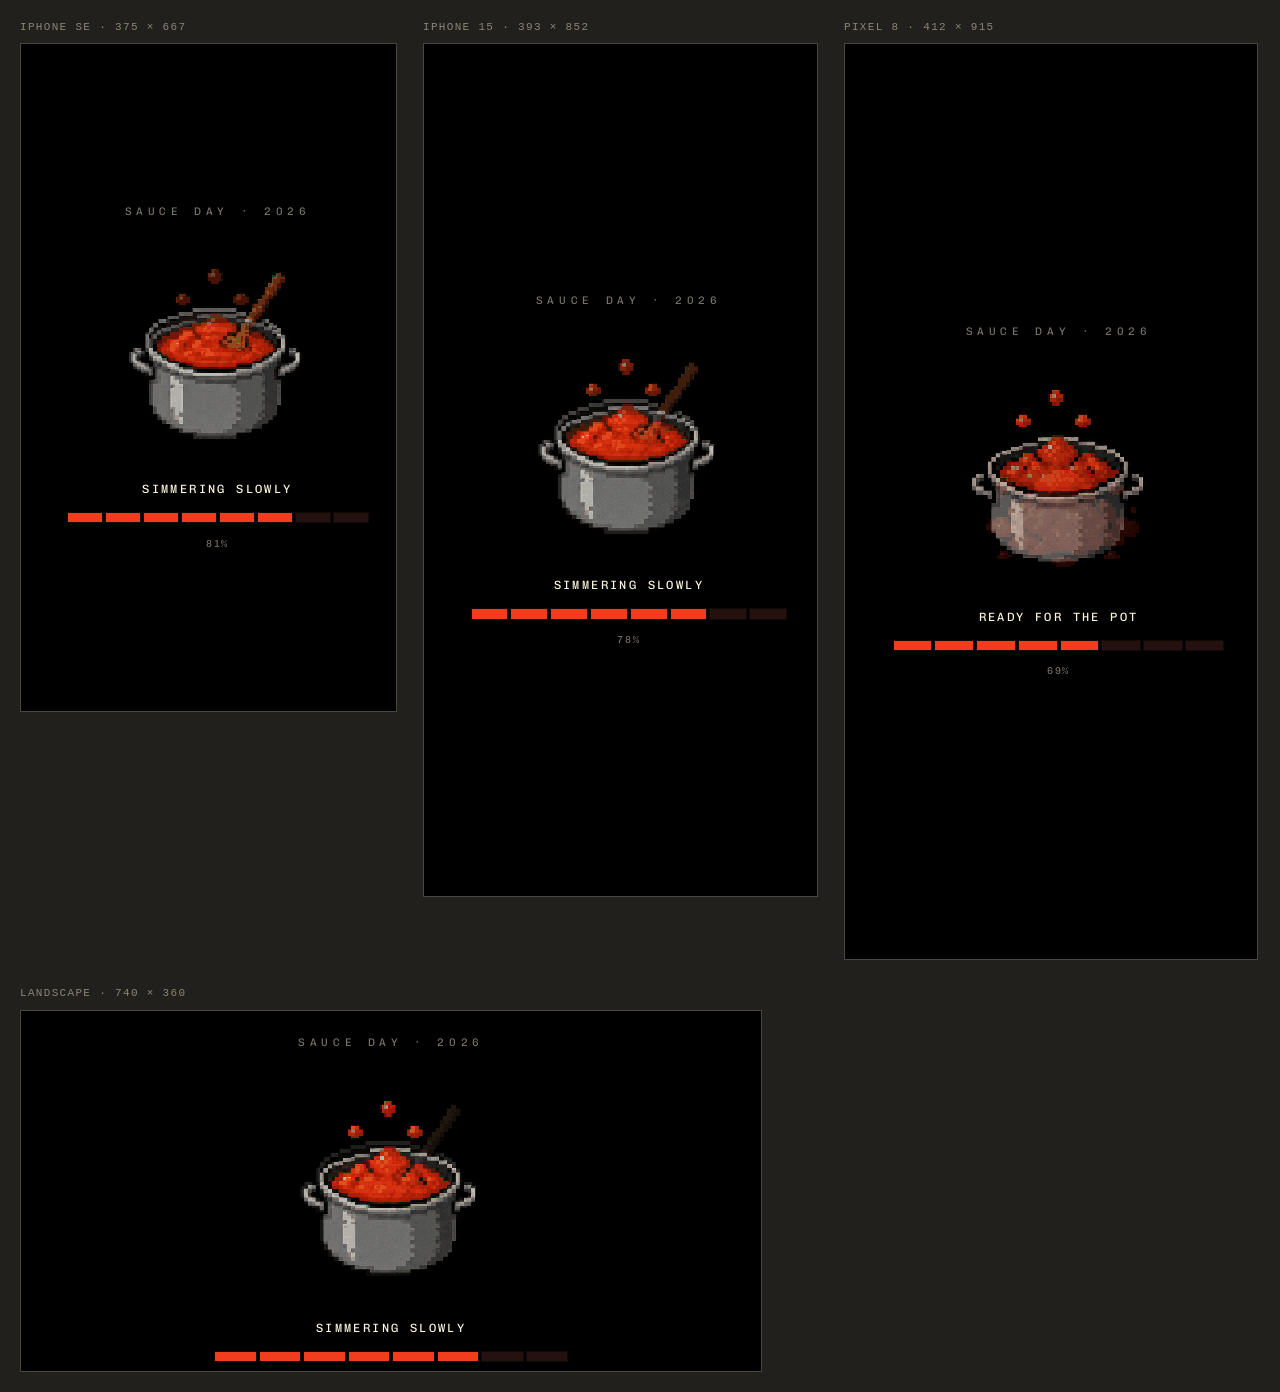
<file: tools/phone-preview.html>
<!DOCTYPE html>
<html lang="en">
<head>
<meta charset="utf-8">
<title>Sauce Day — phone preview</title>
<!--
  Renders the real app inside iframes at true device sizes, so a phone layout
  can actually be looked at rather than inferred from forced media queries.
  Open tools/phone-preview.html through the same local server.
-->
<style>
  body { margin:0; background:#22201d; color:#ddd7cc; font:13px/1.4 ui-sans-serif,system-ui,sans-serif;
         padding:20px; display:flex; gap:26px; align-items:flex-start; flex-wrap:wrap; }
  figure { margin:0; }
  figcaption { font-size:11px; letter-spacing:.12em; text-transform:uppercase; color:#8b8478;
               margin-bottom:8px; font-family:ui-monospace,monospace; }
  iframe { border:1px solid #4a453d; background:#000; display:block; }
</style>
</head>
<body>
  <figure>
    <figcaption>iPhone SE · 375 × 667</figcaption>
    <iframe src="../index.html" width="375" height="667"></iframe>
  </figure>
  <figure>
    <figcaption>iPhone 15 · 393 × 852</figcaption>
    <iframe src="../index.html" width="393" height="852"></iframe>
  </figure>
  <figure>
    <figcaption>Pixel 8 · 412 × 915</figcaption>
    <iframe src="../index.html" width="412" height="915"></iframe>
  </figure>
  <figure>
    <figcaption>landscape · 740 × 360</figcaption>
    <iframe src="../index.html" width="740" height="360"></iframe>
  </figure>
</body>
</html>
</file>
<file: styles.css>
/* ==========================================================================
   SAUCE DAY — COUNTER
   A measuring instrument, not a website.

   One typeface across nine weights. Zero radii. Zero shadows. Hairlines only.
   Tomato is the single accent and always means one of three things: money
   going out, something still to buy, or the record to beat. If it shows up
   anywhere else, that is a bug.

   Dark is the default because the graphite reads better indoors in February
   when the planning happens; light mode is fully designed, not inverted,
   because the day itself is outdoors in August sun.

   The previous stylesheet is kept at styles.legacy.css.
   ========================================================================== */
:root {
  color-scheme: dark;
  --bg:       oklch(19.5% 0.008 60);
  --bg-2:     oklch(23% 0.009 60);
  --bg-3:     oklch(27.5% 0.010 60);
  --fg:       oklch(94% 0.006 70);
  --fg-2:     oklch(74% 0.008 66);
  --fg-3:     oklch(56% 0.010 62);
  --fg-4:     oklch(41% 0.010 60);
  --hair:     oklch(94% 0.006 70 / .14);
  --hair-2:   oklch(94% 0.006 70 / .07);
  --tomato:   oklch(63% 0.196 28);
  --tomato-2: oklch(50% 0.170 27);
  /* the only second accent in the app: a step running late. Deliberately far
     enough from tomato in hue that "behind" never reads as "money out". */
  --amber:    oklch(76% 0.145 72);
  --amber-2:  oklch(58% 0.120 70);

  /* charts.js and views.js read these by name — keep them */
  --page:      var(--bg);
  --surface-1: var(--bg-2);
  --surface-2: var(--bg-2);
  --text:      var(--fg);
  --text-2:    var(--fg-2);
  --muted:     var(--fg-3);
  --grid:      var(--hair-2);
  --baseline:  var(--hair);
  --border:    var(--hair);
  --brand:      var(--tomato);
  --brand-deep: var(--tomato);
  --brand-soft: var(--bg-3);
  --good:  oklch(72% 0.135 150);
  --warn:  var(--tomato);
  --olive: var(--fg-3);
  /* series stay categorical and CVD-safe, tuned to sit on graphite */
  --series-1: oklch(63% 0.196 28);
  --series-2: oklch(70% 0.075 70);
  --series-3: oklch(50% 0.030 65);
  --shadow: none;

  --f: "Chivo", "Helvetica Neue", Helvetica, Arial, sans-serif;
  --m: "Chivo Mono", ui-monospace, "SF Mono", Menlo, monospace;
  --rail: 15.5rem;
  --pad: clamp(.875rem, 2.2vw, 2rem);
  --e: cubic-bezier(.2,.9,.25,1);
}
@media (prefers-color-scheme: light) {
  :root {
    color-scheme: light;
    --bg:   oklch(96.5% 0.004 75);
    --bg-2: oklch(93% 0.005 72);
    --bg-3: oklch(89% 0.006 70);
    --fg:   oklch(21% 0.010 60);
    --fg-2: oklch(38% 0.010 60);
    --fg-3: oklch(54% 0.010 60);
    --fg-4: oklch(70% 0.008 62);
    --hair:   oklch(21% 0.010 60 / .17);
    --hair-2: oklch(21% 0.010 60 / .08);
    --tomato:   oklch(53% 0.205 27);
    --tomato-2: oklch(62% 0.170 28);
    --amber:    oklch(58% 0.125 68);
    --amber-2:  oklch(68% 0.110 70);
    --good: oklch(48% 0.130 150);
    --series-1: oklch(53% 0.205 27);
    --series-2: oklch(62% 0.070 68);
    --series-3: oklch(72% 0.026 65);
  }
}

* { box-sizing: border-box; margin: 0; padding: 0; border-radius: 0;
    -webkit-tap-highlight-color: transparent; }
[hidden] { display: none !important; }
html { -webkit-text-size-adjust: 100%; }
body {
  background: var(--bg); color: var(--fg); font-family: var(--f);
  font-size: 14px; line-height: 1.45; font-weight: 400;
  font-variant-numeric: tabular-nums; letter-spacing: .005em;
  -webkit-font-smoothing: antialiased;
  min-height: 100dvh;
}
b, strong { font-weight: 600; }
.mono { font-family: var(--m); font-size: .8125rem; }
:focus-visible { outline: 1px solid var(--tomato); outline-offset: 2px; }
.ico { width: 1rem; height: 1rem; flex: none; }

/* ---------------------------------------------------------------- gate */
/* Two columns: the day on the left, the door on the right. The hero is the
   sealed-jar frame of the loader sprite — swap --gate-hero for a photograph
   and nothing else needs to change. */
:root {
  --gate-hero: url("img/hero-tralala.jpg");
  --gate-hero-fit: contain;
  --gate-hero-pos: center;
  /* Averaged over the poster's whole border ring, not sampled at one point —
     a single sample landed a shade off and the seam showed. The scan's own
     dark right-hand edge is cropped off in the resize; left in, it read as a
     second border down that side. */
  --gate-mount: #f2d29f;
}
.gate {
  min-height: 100dvh; display: grid; padding: 0;
  grid-template-columns: minmax(0, 1.35fr) minmax(21rem, 1fr);
  place-items: stretch;
}

/* No border-right. The cream mount against the paper panel already separates
   the columns, and a hairline on top of that read as a second edge — the more
   so because the left side runs cream to the screen edge with nothing on it. */
.gatehero {
  position: relative; background: var(--gate-mount); overflow: hidden;
}
.gheroart {
  position: absolute; inset: 0;
  background-image: var(--gate-hero);
  background-size: var(--gate-hero-fit);
  background-position: var(--gate-hero-pos);
  background-repeat: no-repeat;
  animation: gheroin 1.1s cubic-bezier(.2,.76,.26,1) both;
}
@keyframes gheroin { from { opacity: 0; transform: scale(1.012); } to { opacity: 1; transform: none; } }

.gatepanel {
  display: grid; place-items: center; align-content: center; gap: 2rem;
  padding: var(--pad); background: var(--bg);
}
.gatebox { width: min(24rem, 100%); border: 0; padding: 0; background: none; }

/* ---- the nonno ----
   Eight frames of 72x56, drawn by tools/make-ninja.ps1. Classic sprite strip:
   the element is one frame wide and the background steps a whole strip-width
   left, so every stop lands exactly on a frame boundary. */
.gninja {
  --nw: 72px; --nh: 56px; --nf: 8; --ns: 2;
  width: calc(var(--nw) * var(--ns));
  height: calc(var(--nh) * var(--ns));
  background-image: url("img/ninja.png");
  background-size: calc(var(--nw) * var(--nf) * var(--ns)) calc(var(--nh) * var(--ns));
  background-repeat: no-repeat;
  image-rendering: pixelated; image-rendering: crisp-edges;
  animation: ninjachop 1.15s steps(var(--nf)) infinite;
  justify-self: center;
}
@keyframes ninjachop {
  from { background-position-x: 0; }
  to   { background-position-x: calc(var(--nw) * var(--nf) * var(--ns) * -1); }
}
.gninjacap {
  font-family: var(--m); font-size: .5625rem; letter-spacing: .2em; text-transform: uppercase;
  color: var(--fg-4); text-align: center; margin-top: .5rem;
}
@media (prefers-reduced-motion: reduce) {
  .gninja { animation: none; background-position-x: 0; }
}
.gsig { color: var(--tomato); margin-bottom: 1.1rem; }
.gsig .ico { width: 2.25rem; height: 2.25rem; stroke-width: 1.3; }

/* ---------------------------------------------------------------- gate · phone
   Not the desktop layout reflowed. The shape phones actually use: a cover image
   across the top, a sheet lifted over its bottom edge carrying the form, and
   the primary action low enough to reach with a thumb. The nonno straddles the
   seam the way an avatar sits on a cover photo — which is the joke, and also
   the reason the sheet needs top padding.

   The poster switches to cover and pulls high so the title and the bottle both
   survive the crop; letterboxed at band height the whole print is a thumbnail.  */
@media (max-width: 56rem) {
  .gate {
    grid-template-columns: 1fr;
    grid-template-rows: clamp(13rem, 38vh, 20rem) 1fr;
    min-height: 100dvh;
  }
  .gheroart { --gate-hero-fit: cover; --gate-hero-pos: 50% 20%; }

  .gatepanel {
    position: relative; z-index: 1;
    margin-top: -1.75rem;                      /* the sheet rides over the image */
    border-top: 1px solid var(--hair);
    background: var(--bg);
    /* Content flows from the top of the sheet and the fine print is pinned to
       the bottom. Anchoring the whole block to the bottom put the button in a
       good spot for a thumb but opened a 300px void under the sprite, which
       reads as a bug rather than as breathing room. */
    align-content: stretch; justify-items: stretch; gap: 0;
    padding: 3.25rem 1.35rem max(2rem, env(safe-area-inset-bottom));
  }
  .gatebox {
    width: 100%; max-width: 26rem; margin: 0 auto;
    display: flex; flex-direction: column; min-height: 100%;
  }
  .gatebox .fine { margin-top: auto; padding-top: 2rem; }
  .gatebox .btn.ghost { margin-top: .75rem; }

  /* the sprite sits on the seam */
  .gninjawrap {
    position: absolute; top: 0; left: 50%;
    transform: translate(-50%, -62%);
    display: grid; justify-items: center;
  }
  .gninja { --ns: 1.5; }
  .gninjacap { display: none; }               /* the sheet says it better */

  /* thumb-sized targets, and 16px inputs so iOS stops zooming on focus */
  .gatebox h1 { font-size: 1.5rem; letter-spacing: .1em; }
  .gatebox p { font-size: .9375rem; line-height: 1.55; }
  .gform { gap: .75rem; }
  .gatebox .f { font-size: 16px; padding: .85rem .8rem; min-height: 3rem; }
  .gatebox .btn { min-height: 3rem; font-size: .8125rem; letter-spacing: .12em; }
  .gatebox .btn.wide { width: 100%; }
  .gsig { margin-bottom: .85rem; }
  .gsig .ico { width: 1.9rem; height: 1.9rem; }
  .code { font-size: 1.5rem; letter-spacing: .4em; min-height: 3.25rem; }
}
@media (max-width: 30rem) {
  .gate { grid-template-rows: clamp(11rem, 32vh, 15rem) 1fr; }
  .gatepanel { padding-left: 1.1rem; padding-right: 1.1rem; }
}
/* A phone on its side cannot fit a cover image and a form at once, so stop
   pretending: shrink the image, drop the sprite, and let it scroll from the
   top. Bottom-anchoring here pushed the button under the fold. */
@media (max-width: 56rem) and (orientation: landscape) and (max-height: 30rem) {
  .gate { grid-template-rows: 5rem 1fr; min-height: auto; }
  .gninjawrap { display: none; }
  .gatepanel {
    align-content: start;
    margin-top: 0; padding: 1.35rem 1.35rem max(1.35rem, env(safe-area-inset-bottom));
  }
  .gatebox h1 { font-size: 1.25rem; }
  .gatebox p { font-size: .875rem; }
}
.gatebox h1 {
  font-size: 1.125rem; font-weight: 800; letter-spacing: .14em; text-transform: uppercase;
  margin-bottom: .35rem;
}
.gsub { font-family: var(--m); font-size: .625rem; letter-spacing: .12em; color: var(--fg-3); margin-bottom: 1.25rem; }
.gatebox p { margin-bottom: 1rem; color: var(--fg-2); font-size: .875rem; }
.gform { display: grid; gap: .625rem; margin-bottom: .75rem; }
.gerr { margin-top: .75rem !important; padding: .625rem .75rem; border: 1px solid var(--tomato-2);
        color: var(--tomato); font-size: .8125rem; }
.fine { font-size: .75rem; color: var(--fg-3); }
.code { text-align: center; letter-spacing: .5em; font-size: 1.25rem; font-family: var(--m); }

/* ---------------------------------------------------------------- shell */
.demobar {
  background: var(--tomato); color: #fff; font-size: .6875rem; letter-spacing: .1em;
  text-transform: uppercase; padding: .4rem .875rem; text-align: center;
}
.demobar code { font-family: var(--m); text-transform: none; letter-spacing: 0; }
/* the sync bar is a warning, not the demo notice — amber, and it wraps because
   a postgres error message is longer than a phone is wide */
.demobar.sync { background: var(--amber, oklch(72% 0.15 70)); color: #1a1206;
                text-transform: none; letter-spacing: .02em; font-size: .75rem;
                text-align: left; padding: .5rem var(--pad); }

.rule { position: sticky; top: 0; z-index: 20; background: var(--bg); border-bottom: 1px solid var(--hair); }
.rulehead {
  display: flex; align-items: flex-end; gap: clamp(1rem, 2.4vw, 2.5rem); flex-wrap: wrap;
  padding: calc(.6rem + env(safe-area-inset-top)) var(--pad) .45rem;
}
/* the wordmark stacks: name over motto, the motto indented to clear the mark
   so it starts under the S rather than under the tomato */
.brand { display: flex; flex-direction: column; align-items: flex-start; gap: .15rem;
         flex: none; padding-bottom: .45rem; }
.logo { display: flex; align-items: center; gap: .5rem; }
.logo .sig { color: var(--tomato); display: flex; }
.logo .sig .ico { width: 1.375rem; height: 1.375rem; stroke-width: 1.5; }
.logo b { font-weight: 800; font-size: .9375rem; letter-spacing: .12em; text-transform: uppercase; }
/* the seventh sauce day: the Y is a 7. Same weight and colour as the letters —
   it is a letterform here, not a number, so it must not read as data. */
.logo b i { font-style: normal; font-weight: inherit; margin-left: -.02em; }
.logo em { font-style: normal; font-size: .6875rem; letter-spacing: .2em; color: var(--fg-3); }
.tagline { font-size: .6875rem; letter-spacing: .28em; text-transform: uppercase; color: var(--tomato); font-weight: 500;
           margin-left: calc(1.375rem + .5rem); }
.now { margin-left: auto; font-family: var(--m); font-size: .6875rem; color: var(--fg-3); white-space: nowrap; }
.now b { color: var(--fg); font-weight: 400; }

/* the graduated rule: one tick per section, majors taller. It sits inline with
   the wordmark and takes every pixel left over, so the ticks are spaced across
   the page rather than bunched at the left with dead width on the right. */
.grads {
  display: flex; align-items: flex-end; gap: clamp(.9rem, 1.8vw, 2rem);
  flex: 1 1 0; min-width: 0; overflow-x: auto; scrollbar-width: none;
  /* overflow-x: auto makes overflow-y compute to auto, which would clip a tick
     at full lift — the padding box is where clipping happens, so the wave
     grows into this instead */
  padding-top: .7rem;
}
.grads::-webkit-scrollbar { display: none; }
/* the tick is the boundary, so it stays hard against the cell's left edge while
   the number, icon and label centre themselves in the gap it opens up. The
   closing tick on ::after gives the last section a right-hand edge to sit in. */
/* Two rows: the graduation itself — hairline plus its number, read as one mark
   on the scale — and the tab proper centred in the gap underneath. The number
   belongs to the rule, not to the tab. */
.navlink {
  position: relative;
  display: grid; flex: 1 1 0; min-width: 0;
  grid-template-columns: minmax(0, 1fr);
  /* the graduation row is a fixed height and the tick is absolute inside it, so
     however tall the wave draws the mark, nothing here is ever re-measured */
  grid-template-rows: 1.375rem auto;
  align-items: end; row-gap: .3rem;
  --amp: 0;   /* the wave's amplitude here, inherited by the tick and the number */
  padding: .15rem 0 .45rem; text-decoration: none; color: var(--fg-4);
  transition: color .18s var(--e); scroll-snap-align: center;
}
.grads::after {
  content: ""; flex: none; align-self: flex-start;
  width: 1px; height: .5rem; background: var(--fg-4);
  margin-top: calc(.15rem + 1.375rem - .5rem);   /* base sits on the graduation line */
}
/* The box is a fixed 1.375rem and never changes size; the mark is drawn by
   scaling inside it from the bottom. Animating the height instead re-measured
   .grads on every frame, which grew the sticky header and shoved the whole
   page up and down as the wave passed. --baseS is the resting length as a
   fraction of that box: .5rem, .875rem and 1.375rem over 1.375rem. */
/* Out of flow, hanging upward from the bottom edge of the graduation row. The
   height is what animates — the mechanism that works — but an absolute box
   cannot resize its parent, so the header stays put while the wave passes. */
.navlink .ni { position: absolute; left: 0; top: calc(.15rem + 1.375rem);
               transform: translateY(-100%);
               width: 1px; background: currentColor;
               --base: .5rem; height: calc(var(--base) + .7rem * var(--amp)); }
.navlink:nth-child(3n+1) .ni { --base: .875rem; }
.navlink .nn { grid-area: 1 / 1; justify-self: start; align-self: end; margin-left: .35rem;
               font-family: var(--m); font-size: .625rem; letter-spacing: .06em; line-height: 1; }
.navlink .nl {
  grid-area: 2 / 1 / 3 / 3; justify-self: center;
  font-size: .75rem; letter-spacing: .01em; white-space: nowrap; color: var(--fg-3);
  display: flex; align-items: center; gap: .35rem; transition: color .18s var(--e);
}
.navlink .nl .ico { width: .9375rem; height: .9375rem; stroke-width: 1.5; color: var(--fg-4); transition: color .18s var(--e); }
.navlink:hover { color: var(--fg-2); }
.navlink:hover .nl { color: var(--fg); }
.navlink:hover .nl .ico { color: var(--fg-2); }
.navlink.on { color: var(--tomato); }
.navlink.on .ni { --base: 1.375rem; width: 2px; }
.navlink.on .nn { color: var(--tomato); }
.navlink.on .nl { color: var(--fg); font-weight: 600; }
.navlink.on .nl .ico { color: var(--tomato); stroke-width: 1.7; }

/* Registered, not just declared. An untyped custom property is a bag of tokens,
   and a transitioned transform that reads one does not reliably re-resolve when
   only that property changes — the wave computed correctly and drew nothing.
   Typing them makes them real animatable numbers. */
@property --amp { syntax: "<number>"; inherits: true; initial-value: 0; }
@property --rd  { syntax: "<number>"; inherits: true; initial-value: 0; }

/* ---- the ripple ----------------------------------------------------------
   Hovering one graduation raises it and passes a wave out through its
   neighbours. --rd is the distance in sections from the one under the pointer,
   set by renderNav; --amp falls off with the square of it, so the wave is
   pronounced next door and spent about four sections out. 34ms per step is
   slow enough to read as travel and fast enough that the far end has caught up
   before you have moved on. */
.navlink .ni {
  transition: height .34s var(--e);
  transition-delay: calc(var(--rd, 0) * 34ms);
}
.navlink .nl, .navlink .nn {
  transition: color .18s var(--e), transform .34s var(--e);
  transition-delay: calc(var(--rd, 0) * 34ms);
}
.grads.rip .navlink { --amp: calc(1 / (1 + var(--rd) * var(--rd) * .85)); }
.grads.rip .navlink .nl { transform: translateY(calc(-2px * var(--amp))); }
/* the number sits on the rule now, so it climbs with its own tick and lights
   up as the wave reaches it rather than drifting independently */
.grads.rip .navlink .nn { transform: translateY(calc(-3px * var(--amp))); }
.grads.rip .navlink:not(.on) .nn { color: color-mix(in oklch, var(--fg-4), var(--fg) calc(var(--amp) * 100%)); }

@media (prefers-reduced-motion: reduce) {
  .navlink .ni, .navlink .nl, .navlink .nn { transition-duration: .01ms; transition-delay: 0s; }
  .grads.rip .navlink .nl, .grads.rip .navlink .nn { transform: none; }
}

/* ---------------------------------------------------------------- frame */
.frame { display: grid; grid-template-columns: var(--rail) minmax(0, 1fr); align-items: start; }

/* the readout rail: the six numbers worth glancing at, on every screen */
.readout {
  position: sticky; top: 6.1rem; border-right: 1px solid var(--hair);
  padding: var(--pad) 0 var(--pad) var(--pad);
  height: calc(100dvh - 6.1rem); overflow-y: auto; scrollbar-width: thin;
  display: flex; flex-direction: column;
}
.ro { padding: 0 var(--pad) .9rem 0; border-bottom: 1px solid var(--hair-2); margin-bottom: .9rem; }
.ro:last-of-type { border-bottom: 0; }

/* the crew list is a door, not a reading, so it sits under the numbers and is
   pushed to the foot of the rail however few readings are above it */
.railcrew {
  margin-top: auto; display: flex; align-items: center; gap: .5rem;
  padding: .85rem var(--pad) 0 0; border-top: 1px solid var(--hair-2);
  font-size: .625rem; letter-spacing: .19em; text-transform: uppercase;
  font-weight: 500; color: var(--fg-3); text-decoration: none;
}
.railcrew .ico { width: .9375rem; height: .9375rem; stroke-width: 1.5; }
.railcrew:hover, .railcrew.on { color: var(--fg); }
.ro .k { font-size: .625rem; letter-spacing: .19em; text-transform: uppercase; color: var(--fg-3); margin-bottom: .3rem; }
.ro .v { font-size: 1.875rem; font-weight: 200; letter-spacing: -.035em; line-height: 1; }
.ro .v small { font-size: .75rem; font-weight: 400; letter-spacing: 0; color: var(--fg-3); margin-left: .3rem; vertical-align: .4em; }
.ro .s { font-size: .6875rem; color: var(--fg-3); margin-top: .35rem; line-height: 1.35; }
.ro.hot .v { color: var(--tomato); }
.ro.good .v { color: var(--good); }
/* season scale: 1 Feb to sauce day */
.season { padding: 0 var(--pad) 1.1rem 0; }
.season .k { font-size: .625rem; letter-spacing: .19em; text-transform: uppercase; color: var(--fg-3); }
.season .track { height: 2px; background: var(--bg-3); position: relative; margin: .55rem 0 .4rem; }
.season .track i { position: absolute; inset: 0 auto 0 0; background: var(--tomato); }
.season .track b { position: absolute; top: -3px; width: 2px; height: 8px; background: var(--fg); }
.season .ends { display: flex; justify-content: space-between; font-family: var(--m); font-size: .625rem; color: var(--fg-3); }

/* dense is the point, but past ~88rem the tables stop being readable */
main.panel { padding: var(--pad) var(--pad) 5rem; min-width: 0; max-width: 88rem; }

/* ---------------------------------------------------------------- cards */
.card { border: 1px solid var(--hair); padding: 0; margin-bottom: -1px; background: none; }
/* Bad news about money. Tomato is already the app's word for money going the
   wrong way, so the card borrows it for one rule and its heading rather than
   growing a second alarm vocabulary. */
.card.is-warn { border-color: var(--tomato); }
.card.is-warn > h2 { color: var(--tomato); }
.card > h2 {
  font-size: .6875rem; letter-spacing: .21em; text-transform: uppercase; color: var(--fg-3);
  font-weight: 500; padding: .55rem .85rem; background: var(--bg-2); border-bottom: 1px solid var(--hair);
}
/* One-sentence captions, not body text: they run the width they're given
   rather than breaking two words onto a second line at a reading measure.
   text-wrap: pretty keeps narrow screens from stranding a single word. */
.card > .sub { font-size: .75rem; color: var(--fg-3); padding: .6rem .85rem 0; line-height: 1.5; text-wrap: pretty; }
.card > *:not(h2):not(.sub) { margin-left: .85rem; margin-right: .85rem; }
.card > *:last-child { margin-bottom: .85rem; }
.card > .sub + * { margin-top: .75rem; }
.card > h2 + *:not(.sub) { margin-top: .85rem; }
.note { font-size: .75rem; color: var(--fg-3); line-height: 1.5; max-width: 68ch; text-wrap: pretty; }
.empty { color: var(--fg-4); font-size: .8125rem; padding: .5rem 0; }

/* ---------------------------------------------------------------- tiles */
.tiles {
  display: grid; grid-template-columns: repeat(auto-fit, minmax(9.5rem, 1fr));
  border: 1px solid var(--hair); border-right: 0; border-bottom: 0; margin-bottom: 1rem;
}
.tiles.small { margin-bottom: 0; }
.tile { border-right: 1px solid var(--hair); border-bottom: 1px solid var(--hair);
        padding: .8rem .9rem .95rem; min-width: 0; }
.tile .k { font-size: .625rem; letter-spacing: .17em; text-transform: uppercase; color: var(--fg-3); margin-bottom: .4rem; }
.tile .v { font-size: 1.5rem; font-weight: 200; letter-spacing: -.03em; line-height: 1; color: var(--fg); }
.tile .s { font-size: .6875rem; color: var(--fg-3); margin-top: .35rem; line-height: 1.3; }
.tile.good { background: var(--bg-2); }
.tile.good .v { color: var(--good); }
.tile.warn { background: var(--bg-2); }
.tile.warn .v { color: var(--tomato); }

/* ---------------------------------------------------------------- rows */
.store { margin-bottom: 1rem; border: 1px solid var(--hair); }
.secbar {
  background: var(--bg-2); color: var(--fg); font-size: .6875rem; font-weight: 700;
  letter-spacing: .15em; text-transform: uppercase; padding: .5rem .75rem;
  border-bottom: 1px solid var(--hair);
}
.storemeta {
  font-family: var(--m); font-size: .625rem; color: var(--fg-3); letter-spacing: .04em;
  padding: .35rem .75rem; border-bottom: 1px solid var(--hair-2);
}
.row {
  display: flex; align-items: center; gap: .65rem; flex-wrap: wrap;
  padding: .5rem .75rem; border-bottom: 1px solid var(--hair-2); background: none;
}
.row:last-child { border-bottom: 0; }
.row:hover { background: var(--bg-2); }
.row.item, .row.exp, .row.tight { border: 1px solid var(--hair); margin-bottom: -1px; }
.row.got .rowtitle {
  color: var(--fg-4); text-decoration: line-through;
  text-decoration-color: var(--tomato); text-decoration-thickness: 1px;
}
.row.got .rowsub { color: var(--fg-4); }
.row.open { border-color: var(--tomato-2); background: var(--bg-2); }
.rowmain { flex: 1 1 10rem; min-width: 0; cursor: pointer; }
.rowtitle { font-size: .875rem; font-weight: 500; }
.rowsub { font-size: .6875rem; color: var(--fg-3); margin-top: .1rem; }
.rowend { display: flex; align-items: center; gap: .4rem; flex: 0 0 auto; }
.time { font-family: var(--m); font-size: .75rem; color: var(--tomato); font-weight: 400; }
.pill {
  font-size: .5625rem; text-transform: uppercase; letter-spacing: .12em;
  border: 1px solid var(--hair); color: var(--fg-3);
  padding: .05rem .3rem; margin-left: .4rem;
}
.link { text-decoration: none; color: var(--tomato); margin-left: .35rem; }

/* ---------------------------------------------------------------- inputs */
.f {
  font: inherit; font-size: .8125rem; color: var(--fg); background: var(--bg-2);
  border: 1px solid var(--hair); padding: .4rem .5rem; width: 100%;
  font-variant-numeric: tabular-nums;
}
.f:hover { border-color: var(--fg-4); }
.f:focus { outline: 1px solid var(--tomato); outline-offset: -1px; border-color: var(--tomato); }
select.f { padding-right: .25rem; }
.w60 { width: 3.5rem; } .w80 { width: 4.75rem; } .w200 { width: 11rem; }
.grow { flex: 1 1 auto; }
.fl { display: grid; gap: .25rem; }
.fl > span { font-size: .625rem; text-transform: uppercase; letter-spacing: .16em; color: var(--fg-3); }
.fgrid { display: grid; grid-template-columns: repeat(auto-fit, minmax(9.5rem, 1fr)); gap: .65rem; }
.editor {
  flex: 1 1 100%; display: grid; grid-template-columns: repeat(auto-fit, minmax(9.5rem, 1fr));
  gap: .65rem; padding: .75rem 0 .25rem; border-top: 1px solid var(--hair); margin-top: .5rem;
}
.editor .btnrow { grid-column: 1 / -1; }
.spendform { display: grid; gap: .65rem; }
.inline { display: flex; gap: .5rem; margin-top: .6rem; }

.chk { display: inline-flex; align-items: center; gap: .5rem; flex: 0 0 auto; }
.chk input { width: 1.15rem; height: 1.15rem; accent-color: var(--tomato); border-radius: 0; }

/* ---------------------------------------------------------------- buttons */
.btn {
  font: inherit; font-size: .75rem; font-weight: 600; cursor: pointer;
  letter-spacing: .08em; text-transform: uppercase;
  background: none; color: var(--fg-2);
  border: 1px solid var(--hair); padding: .5rem .8rem;
  transition: background-color .18s var(--e), color .18s var(--e), border-color .18s var(--e);
}
.btn:hover { background: var(--bg-2); color: var(--fg); border-color: var(--fg-4); }
.btn.primary { background: var(--tomato); color: #fff; border-color: var(--tomato); }
.btn.primary:hover { background: var(--tomato-2); border-color: var(--tomato-2); color: #fff; }
.btn.ghost { border-color: transparent; color: var(--fg-3); padding-left: 0; padding-right: 0; }
.btn.ghost:hover { background: none; color: var(--fg); }
.btn.wide { width: 100%; }
.btnrow { display: flex; gap: .5rem; flex-wrap: wrap; align-items: center; }
.btnrow.spread { justify-content: space-between; margin-top: .75rem; }
.btnrow .big { font-size: 1.125rem; font-weight: 300; letter-spacing: -.02em; text-transform: none; }

.subtabs { display: flex; border: 1px solid var(--hair); margin-bottom: .75rem; }
.subtab {
  font: inherit; font-size: .6875rem; font-weight: 600; cursor: pointer; flex: 1;
  letter-spacing: .12em; text-transform: uppercase;
  background: none; border: 0; border-left: 1px solid var(--hair);
  padding: .55rem .5rem; color: var(--fg-3);
  transition: background-color .18s var(--e), color .18s var(--e);
}
.subtab:first-child { border-left: 0; }
.subtab:hover { background: var(--bg-2); color: var(--fg); }
.subtab.on { background: var(--bg-3); color: var(--fg); }
.icon {
  font: inherit; font-size: 1rem; line-height: 1; cursor: pointer;
  background: none; border: 1px solid transparent; color: var(--fg-4); padding: .15rem .4rem;
}
.icon:hover { color: var(--fg); border-color: var(--hair); }
.icon.danger:hover { color: var(--tomato); border-color: var(--tomato-2); }

/* ---------------------------------------------------------------- tables */
.scroll { overflow-x: auto; -webkit-overflow-scrolling: touch; border: 1px solid var(--hair); }
/* Tables sit inside cards, which give every child side margins — width: 100%
   ignores margins and hangs 1.7rem past the card's right edge. stretch (and
   its prefixed elders) sizes the MARGIN box to the container instead; the
   bare 100% stays as the fallback for anything too old to know better. */
table.grid { border-collapse: collapse; width: 100%; width: -moz-available;
             width: -webkit-fill-available; width: stretch; font-size: .8125rem; }
table.grid.wide { min-width: 46rem; }
table.grid th, table.grid td {
  padding: .44rem .6rem; text-align: right; border-bottom: 1px solid var(--hair-2);
  font-variant-numeric: tabular-nums; white-space: nowrap;
}
table.grid th:first-child, table.grid td:first-child { text-align: left; font-variant-numeric: normal; }
table.grid thead th {
  color: var(--fg-3); font-size: .625rem; text-transform: uppercase; letter-spacing: .15em;
  font-weight: 500; background: var(--bg-2); border-bottom: 1px solid var(--hair);
  position: sticky; top: 0; z-index: 1;
}
table.grid tbody tr:hover td { background: var(--bg-2); }
table.grid tr.tot td { font-weight: 600; border-top: 1px solid var(--hair); background: var(--bg-2); }
table.grid tr.mine td { background: var(--bg-3); }
td.good, .good { color: var(--good); font-weight: 500; }
td.warn, .warn, td.over { color: var(--tomato); font-weight: 500; }

/* ------------------------------------------------------------ sauce day */
/* A command centre, not a task list. One line down the day, a tomato riding it,
   and only the step you are on allowed to be loud. */
.sday { display: grid; gap: 1rem; }

/* The command centre reads as an instrument panel, so its header runs the full
   width of the screen: the 88rem reading cap is for tables of text, and a row
   of four numbers is not that. The cap is lifted only while this view is up. */
main.panel:has(.sday) { max-width: none; }
.sday .sdhead, .sday .sdstrip {
  margin-left: calc(-1 * var(--pad)); margin-right: calc(-1 * var(--pad));
  border-left: 0; border-right: 0;
}

.sdhead {
  display: grid; grid-template-columns: repeat(auto-fit, minmax(9rem, 1fr));
  border: 1px solid var(--hair); border-right: 0; border-bottom: 0;
}
.sdhead > div { border-right: 1px solid var(--hair); border-bottom: 1px solid var(--hair);
                padding: .8rem .9rem .95rem; }
.sdhead .k { font-size: .625rem; letter-spacing: .17em; text-transform: uppercase; color: var(--fg-3); margin-bottom: .4rem; }
.sdhead .v { font-size: 1.5rem; font-weight: 200; letter-spacing: -.03em; line-height: 1.05; }
.sdhead .v small { font-size: .75rem; font-weight: 400; color: var(--fg-3); margin-left: .3rem; }
.sdhead .s { font-size: .6875rem; color: var(--fg-3); margin-top: .35rem; }
.sdhead.is-live .sdclock .v { color: var(--tomato); font-variant-numeric: tabular-nums; }
.sdpace.is-behind { background: var(--bg-2); }
.sdpace.is-behind .v { color: var(--amber, oklch(72% 0.15 70)); }

.sdstrip { display: grid; grid-template-columns: repeat(auto-fit, minmax(7rem, 1fr));
           border: 1px solid var(--hair); border-right: 0; border-bottom: 0; }
.sdcell { border-right: 1px solid var(--hair); border-bottom: 1px solid var(--hair); padding: .6rem .75rem .7rem; }
.sdcell .k { font-size: .5625rem; letter-spacing: .18em; text-transform: uppercase; color: var(--fg-4); }
.sdcell .v { font-size: 1.125rem; font-weight: 300; letter-spacing: -.02em; margin-top: .2rem; }
.sdcell .s { font-size: .625rem; color: var(--fg-4); margin-top: .15rem; }

/* ---- the line ---- */
.sdline { position: relative; padding-left: 3.25rem; }
.sdrail { position: absolute; left: 1.35rem; top: .5rem; bottom: .5rem; width: 1px; background: var(--hair); }
.sdfill { position: absolute; left: -1px; top: 0; width: 3px; height: 0; background: var(--tomato);
          transition: height .8s var(--e); }
.sdmarker { position: absolute; left: -.6rem; top: -.6rem; color: var(--tomato);
            transition: top .8s var(--e); display: block; background: var(--bg); padding: .15rem 0; }
.sdmarker .ico { width: 1.2rem; height: 1.2rem; stroke-width: 1.6; display: block; }

.sdstep { position: relative; border: 1px solid var(--hair); margin-bottom: -1px;
          padding: .7rem .85rem .8rem 2.6rem; background: var(--bg); }
.sdmark { position: absolute; left: -2.4rem; top: .65rem; width: 1.9rem; height: 1.9rem;
          display: grid; place-items: center; background: var(--bg);
          border: 1px solid var(--hair); color: var(--fg-3); }
.sdmark .ico { width: 1.05rem; height: 1.05rem; stroke-width: 1.5; }
.sdtick { position: absolute; left: .5rem; top: .6rem; width: 1.5rem; height: 1.5rem;
          display: grid; place-items: center; background: none; border: 1px solid var(--hair);
          color: var(--fg-4); cursor: pointer; padding: 0;
          transition: color .2s var(--e), border-color .2s var(--e), background-color .2s var(--e); }
.sdtick .ico { width: 1rem; height: 1rem; stroke-width: 1.6; }
.sdtick:hover { color: var(--fg); border-color: var(--fg-4); }

.sdstephead { display: flex; gap: .75rem; align-items: baseline; flex-wrap: wrap; }
.sdstephead time { font-family: var(--m); font-size: .75rem; color: var(--fg-3); min-width: 3rem; }
.sdtitle { font-size: .9375rem; font-weight: 500; flex: 1 1 12rem; }
.sdstatus { font-size: .5625rem; letter-spacing: .16em; text-transform: uppercase; color: var(--fg-4);
            border: 1px solid var(--hair); padding: .1rem .35rem; }
.sdbody { margin-top: .5rem; display: grid; gap: .5rem; }
.sdmeta { font-size: .6875rem; color: var(--fg-3); line-height: 1.45; }
.sdnotes p { font-size: .75rem; color: var(--fg-2); line-height: 1.45; }
.sdsubs { list-style: none; display: grid; gap: .1rem; border-left: 1px solid var(--hair-2); padding-left: .7rem; }
.sdsubs li { display: grid; grid-template-columns: 1.15rem 3rem 1fr; gap: .5rem; align-items: baseline;
             font-size: .75rem; color: var(--fg-2); padding: .18rem 0; }
.sdsubs li time { font-family: var(--m); font-size: .625rem; color: var(--fg-4); }
.sdsubs li.is-done { color: var(--fg-4); text-decoration: line-through;
                     text-decoration-color: var(--tomato); text-decoration-thickness: 1px; }
.sdsubs li.is-delayed { color: var(--amber, oklch(72% 0.15 70)); }
.sdsubtick { background: none; border: 1px solid var(--hair); color: var(--fg-4); cursor: pointer;
             width: 1.15rem; height: 1.15rem; display: grid; place-items: center; padding: 0; }
.sdsubtick .ico { width: .8rem; height: .8rem; stroke-width: 1.8; }
.sdsubs li.is-done .sdsubtick { color: var(--tomato); border-color: var(--tomato-2); }

.sdnoteform { display: flex; gap: .4rem; }
.sdnoteform .f { font-size: .75rem; padding: .3rem .45rem; }
.sdnoteform .btn { padding: .3rem .6rem; font-size: .625rem; }

/* ---- states: only the current step is allowed to be loud ---- */
.sdstep.is-upcoming { color: var(--fg-3); }
.sdstep.is-upcoming .sdtitle { color: var(--fg-2); font-weight: 400; }
.sdstep.is-upcoming .sdbody { opacity: .72; }

.sdstep.is-current { background: var(--bg-2); border-color: var(--tomato-2); }
.sdstep.is-current .sdmark { border-color: var(--tomato); color: var(--tomato);
                             animation: sdpulse 2.6s var(--e) infinite; }
.sdstep.is-current .sdstatus { color: var(--tomato); border-color: var(--tomato-2); }
.sdstep.is-current .sdtitle { font-weight: 600; }
@keyframes sdpulse {
  0%, 100% { box-shadow: 0 0 0 0 oklch(63% 0.196 28 / .38); }
  60%      { box-shadow: 0 0 0 .5rem oklch(63% 0.196 28 / 0); }
}

.sdstep.is-delayed { border-color: var(--amber-2, oklch(58% 0.12 70)); }
.sdstep.is-delayed .sdstatus,
.sdstep.is-delayed .sdmark { color: var(--amber, oklch(72% 0.15 70));
                             border-color: var(--amber-2, oklch(58% 0.12 70)); }

.sdstep.is-done .sdtitle { color: var(--fg-4); text-decoration: line-through;
                           text-decoration-color: var(--tomato); text-decoration-thickness: 1px; }
.sdstep.is-done .sdmark { color: var(--fg-4); }
.sdstep.is-done .sdtick { color: var(--tomato); border-color: var(--tomato-2); background: var(--bg-2); }
.sdstep.is-done .sdtick .ico { animation: sdcheck .42s var(--e) both; }
@keyframes sdcheck { from { transform: scale(.6); opacity: 0; } to { transform: none; opacity: 1; } }
/* completed steps get out of the way of what is next */
.sdstep.is-folded .sdbody { display: none; }
.sdstep.is-folded { padding-top: .5rem; padding-bottom: .55rem; }

.sdstep.is-critical .sdmark { border-width: 2px; }
.sdstep.is-critical.is-current { border-width: 2px; }
.sdstep.is-critical .sdtitle::after {
  content: "critical"; font-size: .5rem; letter-spacing: .16em; text-transform: uppercase;
  color: var(--tomato); margin-left: .5rem; vertical-align: .18em;
}

/* the last jar is sealed */
.sday.is-sealed .sdhead { border-color: var(--tomato-2); }
.sday.is-sealed .sdhead .sdprog .v { color: var(--tomato); animation: sdseal .9s var(--e) both; }
@keyframes sdseal { 0% { transform: scale(1); } 40% { transform: scale(1.14); } 100% { transform: scale(1); } }

@media (max-width: 34rem) {
  .sdline { padding-left: 2.4rem; }
  .sdrail { left: 1rem; }
  .sdstep { padding-left: 2.3rem; }
  .sdmark { left: -1.85rem; width: 1.6rem; height: 1.6rem; }
  .sdstephead time { min-width: 2.5rem; }
}

/* ---------------------------------------------------------------- shelf */
/* Bottles stand on one line, height scaled to price, with the record drawn
   across as the line to clear. Beating it becomes something you can see. */
.shelfwrap { overflow-x: auto; scrollbar-width: thin; padding-top: 1.25rem; }
.shelf {
  position: relative; display: flex; align-items: flex-end;
  gap: clamp(.6rem, 2.2vw, 1.75rem); min-width: min-content;
  border-bottom: 1px solid var(--fg); padding: 0 .35rem;
}
.slot { display: flex; flex-direction: column; align-items: center; flex: none; position: relative; z-index: 1; }
.slot .btl { color: var(--fg-3); display: block; overflow: visible; }
.slot .btl-cap { fill: var(--fg-3); opacity: .22; }
.slot .btl-label { fill: var(--bg); }
/* is-rec, not rec: a bare .rec would also match chart rules and stroke-dasharray
   is an inherited SVG property, which would dash the record bottle */
.slot.is-rec .btl { color: var(--fg); }
.slot.is-rec .btl-cap { fill: var(--fg); opacity: .25; }
.slot.now .btl { color: var(--tomato); stroke-width: 1.6; }
.slot.now .btl-cap { fill: var(--tomato); opacity: .28; }
.slot.gone .btl { color: var(--fg-4); }
.slot.gone .btl-body { stroke-dasharray: 2 2; }
.slot .yr { font-family: var(--m); font-size: .625rem; color: var(--fg-3); margin-top: .45rem; }
.slot .pr { font-size: .8125rem; font-weight: 300; letter-spacing: -.01em; margin-top: .1rem; }
.slot.now .pr { color: var(--tomato); font-weight: 600; }
.slot.gone .pr { color: var(--fg-4); font-size: .625rem; }
.datum { position: absolute; left: 0; right: 0; border-top: 1px dashed var(--tomato); z-index: 0; pointer-events: none; }
.datum b {
  position: absolute; left: 0; top: -1.15rem; font-family: var(--m); font-size: .625rem;
  letter-spacing: .06em; color: var(--tomato); background: var(--bg); padding-right: .4rem; font-weight: 400;
}

/* ------------------------------------------------------------- shortlist */
.bottles { display: grid; grid-template-columns: repeat(auto-fit, minmax(11.5rem, 1fr));
           border: 1px solid var(--hair); border-right: 0; border-bottom: 0; }
.bottlecard { border-right: 1px solid var(--hair); border-bottom: 1px solid var(--hair); display: grid; }
.bottlecard .shot {
  aspect-ratio: 3 / 4; background: var(--bg-2);
  border-bottom: 1px solid var(--hair); overflow: hidden; position: relative;
}
/* Absolute against the aspect-ratio box. Percentage heights on a grid/flex
   child resolve circularly here (the row is auto, sized by the image, which
   wants a percentage of the row) and the bottle renders 3x too tall, cropped.
   Pinning to the box makes the height definite and object-fit letterbox it. */
.bottlecard .shot img {
  position: absolute; inset: .75rem;
  width: calc(100% - 1.5rem); height: calc(100% - 1.5rem);
  object-fit: contain; display: block; mix-blend-mode: multiply;
}
@media (prefers-color-scheme: dark) {
  /* the SAQ shots are on white; multiply would black them out on graphite */
  .bottlecard .shot { background: oklch(97% 0.004 75); }
  .bottlecard .shot img { mix-blend-mode: normal; }
}
/* A real photograph, not an SAQ cutout on white: it fills the frame and keeps
   its own background, so the multiply blend that flattens the catalogue shots
   is off and the inset margin that letterboxes them goes with it. */
.bottlecard .shot.photo img {
  inset: 0; width: 100%; height: 100%;
  object-fit: cover; mix-blend-mode: normal;
}
@media (prefers-color-scheme: dark) {
  /* the white plate is for cutouts; a photograph brings its own light */
  .bottlecard .shot.photo { background: var(--bg-2); }
}
.bottlecard.clears .shot { border-bottom-color: var(--tomato); }
.bmeta { padding: .7rem .8rem .8rem; display: grid; gap: .2rem; align-content: start; }
.bprice { font-size: 1.5rem; font-weight: 200; letter-spacing: -.03em; line-height: 1; }
.bottlecard.clears .bprice { color: var(--tomato); }
.bname { font-size: .875rem; font-weight: 600; margin-top: .25rem; }
.brange { font-family: var(--m); font-size: .625rem; color: var(--fg-3); letter-spacing: .03em; }
.bsub { font-size: .6875rem; color: var(--fg-3); line-height: 1.35; }
.bverdict { font-size: .625rem; letter-spacing: .1em; text-transform: uppercase; font-weight: 600; margin: .35rem 0 .15rem; }
.bnote { font-size: .6875rem; color: var(--fg-3); line-height: 1.4; margin-top: .25rem; }
.bmeta .btn { margin-top: .5rem; justify-self: start; text-decoration: none; }

/* ------------------------------------------------------------ photobook */
/* The one place the app stops being an instrument and becomes an object. A
   photograph is a print, so it gets paper, a border and a shadow — the three
   things banned everywhere else in Counter. The frame around it stays hairline
   and square, so the exception reads as deliberate.
   Motion and geometry are lifted intact from the stack prototype: resisted
   drag, velocity projection, and the rear prints easing up a rank. */
.stackhost { --ease-settle: cubic-bezier(.22,.68,.22,1); --ease-weight: cubic-bezier(.2,.76,.26,1); }
.pstage {
  position: relative; display: grid; place-items: center;
  padding: 2rem 1rem 4.25rem; background: var(--bg-2);
  border: 1px solid var(--hair); overflow: hidden;
}
.pstack {
  position: relative; width: min(60vw, 20rem, calc(52vh * 5 / 7)); aspect-ratio: 5 / 7;
  touch-action: none; outline: none; isolation: isolate;
  animation: parrive 1100ms var(--ease-weight) both;
}
.pstack:focus-visible::after {
  content: ""; position: absolute; inset: -.75rem; border: 1px solid var(--tomato);
}
.pcard {
  --x: 0px; --y: 0px; --r: 0deg; --s: 1;
  position: absolute; inset: 0; padding: .55rem .55rem 1.7rem;
  background: linear-gradient(135deg, #fffdf8, #f4f0e7 72%, #eee8dc);
  box-shadow: 0 1.25rem 2.8rem rgba(20,14,8,.34), 0 .25rem .7rem rgba(20,14,8,.26);
  transform: translate3d(var(--x), var(--y), 0) rotate(var(--r)) scale(var(--s));
  transform-origin: 50% 82%;
  transition: transform 720ms var(--ease-settle), box-shadow 500ms ease, opacity 360ms ease;
  user-select: none; will-change: transform; cursor: grab; overflow: hidden;
}
@media (prefers-color-scheme: light) {
  .pcard { box-shadow: 0 1.1rem 2.4rem rgba(57,45,30,.16), 0 .25rem .6rem rgba(57,45,30,.12); }
}
/* the emulsion: a warm cast and a little grain, which belong to the
   photograph rather than to the interface */
.pcard::before {
  content: ""; position: absolute; left: .55rem; right: .55rem; top: .55rem; bottom: 1.7rem;
  z-index: 2; pointer-events: none; mix-blend-mode: soft-light;
  background:
    linear-gradient(105deg, rgba(255,214,130,.10), transparent 33%,
                    rgba(62,87,91,.035) 73%, rgba(155,50,18,.07)),
    radial-gradient(circle at 68% 20%, rgba(255,238,194,.13), transparent 35%);
}
.pcard::after {
  content: ""; position: absolute; left: .55rem; right: .55rem; top: .55rem; bottom: 1.7rem;
  z-index: 3; pointer-events: none; opacity: .2; mix-blend-mode: overlay;
  background-image: url("data:image/svg+xml,%3Csvg viewBox='0 0 160 160' xmlns='http://www.w3.org/2000/svg'%3E%3Cfilter id='g'%3E%3CfeTurbulence type='fractalNoise' baseFrequency='.78' numOctaves='2' seed='8'/%3E%3C/filter%3E%3Crect width='100%25' height='100%25' filter='url(%23g)' opacity='.2'/%3E%3C/svg%3E");
}
.pcard img {
  width: 100%; height: 100%; display: block; object-fit: cover; background: #d9d0c1;
  filter: sepia(.14) saturate(.9) contrast(.95) brightness(1.03);
  transform: scale(1.012);
  transition: filter .8s ease, transform 1.1s var(--ease-settle), opacity .55s ease;
}
.pcard.is-front:hover { box-shadow: 0 1.6rem 3.4rem rgba(20,14,8,.4), 0 .4rem .9rem rgba(20,14,8,.3); }
.pcard.is-front:hover img { transform: scale(1.018); }
.pcard.is-dragging { transition: none; cursor: grabbing; }
.pcard.is-leaving {
  pointer-events: none;
  transition: transform 620ms cubic-bezier(.18,.73,.27,1), opacity 420ms ease, box-shadow 420ms ease;
}
/* developing: the print comes up out of the tray */
.pcard.is-loading img { opacity: 0; }
.pcard.is-loading::before {
  background: linear-gradient(105deg, #e7dfd1 20%, #f6f0e6 42%, #e7dfd1 62%);
  background-size: 240% 100%; animation: pdevelop 1.8s ease-in-out infinite; mix-blend-mode: normal;
}
.pcard.is-error img { display: none; }
.pcard.is-error::before {
  content: "won't load"; display: grid; place-items: center; color: #857d71;
  font: 400 .625rem/1.2 var(--m); letter-spacing: .1em; background: #ddd5c8; mix-blend-mode: normal;
}
.pcap {
  position: absolute; bottom: 2rem; left: 50%; transform: translateX(-50%);
  min-width: 14rem; text-align: center; font-size: .8125rem; color: var(--fg-2);
  transition: opacity 240ms ease, transform 420ms var(--ease-settle);
  display: flex; gap: .7rem; align-items: baseline; justify-content: center; flex-wrap: wrap;
}
.pcap.is-changing { opacity: 0; transform: translate(-50%, 4px); }
.pcap .pcount { font-family: var(--m); font-size: .625rem; letter-spacing: .08em; color: var(--fg-4); }
.phint {
  position: absolute; bottom: .8rem; left: 50%; transform: translateX(-50%);
  font-family: var(--m); font-size: .625rem; letter-spacing: .1em; color: var(--fg-4);
  opacity: .5; transition: opacity .35s ease;
}
.pstage.has-interacted .phint { opacity: 0; }
@keyframes parrive { from { opacity: 0; transform: translateY(1rem) scale(.985); } to { opacity: 1; transform: none; } }
@keyframes pdevelop { 0%, 100% { background-position: 115% 0; } 50% { background-position: -25% 0; } }

.pempty { display: grid; place-items: center; gap: .6rem; padding: 2.5rem 1rem; text-align: center; }
.pemptyframe {
  width: min(38vw, 11rem); aspect-ratio: 5 / 7; border: 1px solid var(--hair);
  background: var(--bg-2); position: relative;
}
.pemptyframe::before {
  content: ""; position: absolute; top: 0; left: 0; width: 1rem; height: 1rem;
  border-top: 2px solid var(--tomato); border-left: 2px solid var(--tomato);
}
.pempty p { max-width: 34ch; font-size: .8125rem; color: var(--fg-3); }

@media (max-width: 34rem) {
  .pstack { width: min(72vw, 17rem, calc(48vh * 5 / 7)); }
  .pstage { padding: 1.5rem .75rem 4rem; }
}

/* ---------------------------------------------------------------- misc */
.prog { margin-bottom: .75rem; }
.proghead { display: flex; justify-content: space-between; font-size: .8125rem; margin-bottom: .3rem; }
.proghead .mono { color: var(--fg-3); font-size: .6875rem; }
.bar { height: 1px; background: var(--hair); overflow: visible; position: relative; }
.bar i { display: block; height: 3px; margin-top: -1px; background: var(--fg-2); }
.transfers { list-style: none; border: 1px solid var(--hair); }
.transfers li {
  padding: .55rem .75rem; border-bottom: 1px solid var(--hair-2); font-size: .875rem;
  display: flex; align-items: baseline; gap: .35rem;
}
.transfers li:last-child { border-bottom: 0; }
.transfers li .mono { margin-left: auto; font-size: 1rem; font-weight: 300; color: var(--tomato); }
.bigline { font-size: .8125rem; color: var(--fg-3); text-transform: uppercase; letter-spacing: .14em;
           display: flex; align-items: baseline; gap: .4rem; flex-wrap: wrap; }
.bigline b { color: var(--tomato); font-size: 1.5rem; font-weight: 200; letter-spacing: -.03em;
             text-transform: none; }
/* separates two facts on one line without a second label row */
.bigline .sep { padding-left: .9rem; border-left: 1px solid var(--hair); margin-left: .5rem; }
/* the SVG is a 640x300 viewBox — let it scale past ~46rem and the type inside
   it balloons out of step with the rest of the page */
.chart { margin-top: .5rem; max-width: 46rem; }
svg { display: block; width: 100%; height: auto; overflow: visible; }
.tick { font-size: 10px; fill: var(--fg-4); font-family: var(--m); }
.dlabel { font-size: 10px; font-weight: 500; fill: var(--fg-2); font-variant-numeric: tabular-nums; }

.tt {
  position: fixed; pointer-events: none; opacity: 0; transition: opacity .09s;
  background: var(--bg); color: var(--fg); border: 1px solid var(--fg-4);
  padding: .5rem .625rem; font-size: .75rem; z-index: 90; min-width: 8rem;
}
.tt.on { opacity: 1; }
.tt b { display: block; margin-bottom: .3rem; font-family: var(--m); font-weight: 400;
        font-size: .625rem; letter-spacing: .1em; color: var(--fg-3); }
.tt .row { display: flex; justify-content: space-between; gap: .875rem; background: none;
           border: none; padding: 0; }
.tt .row:hover { background: none; }
.tt .row span:last-child { font-variant-numeric: tabular-nums; font-weight: 600; }
.sw { width: .5rem; height: .5rem; display: inline-block; margin-right: .35rem; }

.toast {
  position: fixed; left: 50%; bottom: 1.5rem; transform: translate(-50%, .75rem);
  background: var(--fg); color: var(--bg); padding: .55rem .9rem;
  font-size: .75rem; letter-spacing: .08em; text-transform: uppercase; font-weight: 600;
  opacity: 0; pointer-events: none; transition: opacity .18s var(--e), transform .18s var(--e); z-index: 80;
  max-width: 90vw; text-align: center;
}
.toast.show { opacity: 1; transform: translate(-50%, 0); }
.toast.bad { background: var(--tomato); color: #fff; }

/* ---------------------------------------------------------------- narrow */
@media (max-width: 60rem) {
  .frame { grid-template-columns: 1fr; }
  .readout {
    position: static; height: auto; border-right: 0; border-bottom: 1px solid var(--hair);
    display: grid; grid-template-columns: repeat(auto-fit, minmax(7.5rem, 1fr)); padding: 0;
  }
  .ro { border-bottom: 1px solid var(--hair-2); border-right: 1px solid var(--hair-2);
        margin: 0; padding: .6rem var(--pad); }
  .ro .v { font-size: 1.375rem; }
  .season { grid-column: 1 / -1; padding: .6rem var(--pad) .8rem; }
  /* the rail is a strip of cells here, so the crew door becomes one of them */
  .railcrew { grid-column: 1 / -1; margin-top: 0; padding: .6rem var(--pad);
              border-top: 1px solid var(--hair-2); }
  .rulehead { gap: .6rem; padding-bottom: .35rem; }
  .now { width: 100%; margin-left: 0; order: 3; }
  /* no room to spread ten ticks: the rule takes its own line and scrolls again */
  .grads { flex: 1 0 100%; order: 4; gap: 1.1rem; scroll-snap-type: x proximity; }
  .navlink { flex: none; }
  .brand { padding-bottom: 0; }
  main.panel { padding-bottom: 4rem; }
  .row { gap: .5rem; }
  .rowend { flex-wrap: wrap; justify-content: flex-end; }
}
@media (max-width: 30rem) {
  .card > *:not(h2):not(.sub) { margin-left: .625rem; margin-right: .625rem; }
  .card > h2, .card > .sub { padding-left: .625rem; padding-right: .625rem; }
  .rowmain { flex: 1 1 100%; }
}
@media (prefers-reduced-motion: reduce) {
  * { animation-duration: .01ms !important; transition-duration: .01ms !important; }
}

/* ---------------------------------------------------------------- jar wall */
/* Twelve to a row because twelve to a box is how jars are bought: a row is a
   pack. Full = on hand (later: filled), outline = still to buy, and a fallen
   soldier lies where it fell. The cells are placed by the transform ATTRIBUTE,
   so the entrance animates opacity only — a CSS transform would override the
   placement and stack the wall into one corner. */
.jw { display: block; width: 100%; max-width: 26rem; height: auto; }
.jw .jw-glass { stroke: var(--fg-3); fill: none; }
.jw .is-empty .jw-glass { stroke: var(--fg-4); }
.jw .jw-fill { fill: var(--tomato); stroke: none; opacity: .88; }
.jw .is-full .jw-glass { stroke: var(--tomato-2); }
.jw .is-fallen .jw-fill { fill: var(--fg-3); opacity: .5; }
.jw .is-fallen .jw-glass { stroke: var(--fg-3); }
/* the crack is the g's only direct path child — the jar itself lives in <use> */
.jw .is-fallen > path { stroke: var(--bg); stroke-width: 1.1; }
.jw .jw-n { font: 400 8px var(--m); fill: var(--bg); stroke: none; text-anchor: middle; }
.jw.ghost .jw-glass { stroke: var(--fg-4); stroke-dasharray: 2 2; }
.jw .jw-cell.in { animation: jwin .3s var(--e) both; }
@keyframes jwin { from { opacity: 0; } }

/* ---------------------------------------------------------------- THE BOARD */
/* The home screen: a ruled sheet, not a card grid. Five readings and a strip
   of meters, every one of them a door into the screen that owns the number.
   Tomato keeps its three meanings; the countdown is none of them, so it sits
   in ink. */
.board { display: grid; grid-template-columns: minmax(0, 1fr); }
.bsec { border-bottom: 1px solid var(--hair); padding: calc(var(--pad) * .9) var(--pad); }

.bhero { text-align: left; padding-top: calc(var(--pad) * 1.2); }
.bdays { font-variant-numeric: tabular-nums; line-height: .9; letter-spacing: -.04em; }
/* "today" and "done" stand where the number stands, so they take a display
   size too — bare text in here was rendering at body size and the hero lost
   its one job on the two days it matters most. A shade under the numeral:
   a word at 15vw is a shout, and the number has earned the shout. */
.bdays:not(:has(b)) { font-size: clamp(2.5rem, 9vw, 4.25rem); font-weight: 200; }
.bdays b { font-size: clamp(4.5rem, 15vw, 7.5rem); font-weight: 200; }
/* it happened: the hero states a fact instead of counting toward one */
.bhero.is-done .bdays { color: var(--fg-2); }
.bdays small {
  font-size: .8125rem; font-weight: 400; letter-spacing: .3em; text-transform: uppercase;
  color: var(--fg-3); margin-left: .6rem;
}
.bwhen { font-family: var(--m); font-size: .75rem; color: var(--fg-2); margin-top: .8rem; }
.bpeek {
  display: inline-block; margin-top: .9rem; padding: .5rem 0;
  font-family: var(--m); font-size: .6875rem; letter-spacing: .08em;
  color: var(--fg-3); text-decoration: none;
}
.bpeek:hover { color: var(--fg); }

.bsec > .k, .bhead .k {
  font-size: .625rem; letter-spacing: .19em; text-transform: uppercase;
  color: var(--fg-3); font-weight: 500;
}
.bsec > .k { display: block; margin-bottom: .45rem; }

/* one fact per line, the whole line is the door */
.bline {
  display: flex; align-items: baseline; gap: .7rem; flex-wrap: wrap;
  min-height: 2.75rem; padding: .55rem 0; border-top: 1px solid var(--hair-2);
  text-decoration: none; color: var(--fg-2); font-size: .8125rem;
}
.bline:first-of-type { border-top: 0; }
.bline b { font-size: 1.25rem; font-weight: 300; letter-spacing: -.02em; color: var(--fg); white-space: nowrap; }
.bline b.hot { color: var(--tomato); }
.bline b.good { color: var(--good); }
.bline:hover { color: var(--fg); }
.bsquare { font-size: .9375rem; color: var(--good); padding: .4rem 0 .1rem; }

.barrow { margin-left: auto; color: var(--fg-4); transition: transform .18s var(--e), color .18s var(--e); }
.bline:hover .barrow, .bhead:hover .barrow, .bcrewrow:hover .barrow { transform: translateX(3px); color: var(--fg); }

/* jars + grappa share the reading-as-a-door header */
.bhead {
  display: flex; align-items: baseline; gap: .7rem; flex-wrap: wrap;
  text-decoration: none; color: var(--fg-2); min-height: 2.75rem;
}
.bhead b {
  font-size: 1.875rem; font-weight: 200; letter-spacing: -.035em; color: var(--fg);
  font-variant-numeric: tabular-nums;
}
.bhead b.good { color: var(--good); }
.bhead .bsub { font-size: .75rem; color: var(--fg-3); }
.bhead:hover .bsub { color: var(--fg-2); }
.bjars .jw { margin-top: .9rem; }

.bcrewrow {
  display: flex; align-items: center; gap: .7rem;
  min-height: 2.75rem; padding: .35rem 0; border-top: 1px solid var(--hair-2);
  text-decoration: none; color: var(--fg-2); font-size: .8125rem;
}
.bcrewrow:first-of-type { border-top: 0; }
.bcrewrow b { font-weight: 500; color: var(--fg); min-width: 4.5rem; }
.bcrewrow .dot { width: 5px; height: 5px; background: var(--bg-3); flex: none; }
.bcrewrow .dot.on { background: var(--tomato); }
.bcrewrow.clear { color: var(--fg-4); }
.bcrewrow.clear b { color: var(--fg-3); }
.bcrewrow:hover { color: var(--fg); }

.bready { display: grid; grid-template-columns: repeat(3, 1fr); gap: var(--pad); }
.bmeter { display: grid; gap: .4rem; text-decoration: none; color: var(--fg-2); align-content: start; }
.bmeter b {
  font-size: 1.375rem; font-weight: 200; letter-spacing: -.02em; color: var(--fg);
  font-variant-numeric: tabular-nums;
}
.bmeter b small { font-size: .6875rem; font-weight: 400; color: var(--fg-3); margin-left: .25rem; }
.bmeter .track { height: 2px; background: var(--bg-3); }
.bmeter .track i { display: block; height: 100%; background: var(--fg-2); }
.bmeter:hover .track i { background: var(--fg); }

/* two columns once there is room: the wall takes the right, the readings the
   left, and the meters run the full width underneath */
@media (min-width: 60rem) {
  .board { grid-template-columns: minmax(0, 1fr) minmax(0, 1fr); }
  .bhero, .bready { grid-column: 1 / -1; }
  /* span 4, not 3: the unclaimed section joins the left stack when there is
     anything unclaimed, and the wall has to reach the bottom of it either way */
  .bjars { grid-column: 2; grid-row: 2 / span 4; border-left: 1px solid var(--hair); }
  .byou, .bopen, .bpulse, .brecord { grid-column: 1; }
}

/* the board carries its own numbers, so the rail stands down on this one route */
.frame.solo { grid-template-columns: minmax(0, 1fr); }
.frame.solo .readout { display: none; }

/* peeking at the run of the day from the board: the way back */
.bback {
  display: flex; align-items: center; gap: .5rem; width: 100%;
  padding: .6rem var(--pad); border: 0; border-bottom: 1px solid var(--hair);
  background: none; color: var(--fg-3); cursor: pointer;
  font: 500 .625rem/1 var(--f); letter-spacing: .19em; text-transform: uppercase;
  text-align: left;
}
.bback:hover { color: var(--fg); }

/* ---------------------------------------------------------------- folds */
/* Done rows collapse behind one line. The count keeps the fact on screen;
   the rows themselves wait behind a tap. */
.foldbar {
  display: flex; align-items: center; justify-content: space-between; width: 100%;
  min-height: 2.75rem; padding: .45rem .75rem; cursor: pointer;
  border: 1px solid var(--hair); border-top: 0; background: none;
  font: 400 .6875rem/1 var(--m); letter-spacing: .06em; color: var(--fg-3);
  text-align: left; transition: color .18s var(--e), background .18s var(--e);
}
.foldbar:hover { color: var(--fg); background: var(--bg-2); }
.foldbar i { font-style: normal; font-size: .625rem; letter-spacing: .16em; text-transform: uppercase; color: var(--fg-4); }
.foldbar:hover i { color: var(--fg-2); }
.foldbar.open i { color: var(--fg-2); }

/* tables never get to scroll the page sideways — they scroll themselves */
@media (max-width: 34rem) {
  table.grid { display: block; overflow-x: auto; }
}

/* ---------------------------------------------------------------- lock */
/* Owned kit doesn't change between Augusts; thumbs do. The padlock is the
   only way into an Owned row's editor, and it re-locks itself next session. */
.lockbtn .ico { width: .875rem; height: .875rem; }
/* the visible button is small; the finger's target is not */
.lockbtn { position: relative; }
.lockbtn::before { content: ""; position: absolute; inset: -10px; }
.lockbtn.on { color: var(--tomato); border-color: var(--tomato-2); }
.row.locked .rowmain { cursor: default; }
.row.locked .rowsub { color: var(--fg-4); }

/* ---------------------------------------------------------------- hall of fame */
/* The year tag on each bottle, and the empty slot the next bottle will take. */
.byr { font-family: var(--m); font-size: .625rem; letter-spacing: .16em; color: var(--fg-3); }
.bverdict.hot { color: var(--tomato); }
.bottlecard.pending:not(.shot-real) .shot { display: grid; place-items: center; }
.bottlecard.pending .shot .btl { color: var(--fg-4); }
.bottlecard.pending .shot .btl-body { stroke-dasharray: 3 3; }
.bottlecard.pending .byr, .bottlecard.pending .bprice { color: var(--fg-3); }
.bsuggest { margin-top: .6rem; padding-top: .55rem; border-top: 1px solid var(--hair-2);
            display: grid; gap: .2rem; }
.bsuggest .btn { margin-top: .45rem; justify-self: start; text-decoration: none; }

/* ---------------------------------------------------------------- card alignment */
/* Without this, each card stacks its own text and a two-line name shoves
   everything under it down — seven cards, seven different baselines, a wave.
   Subgrid makes every card in a band share ten row tracks, so each track is
   as tall as its tallest occupant and prices sit beside prices, verdicts
   beside verdicts. Browsers without subgrid just keep the wave. The parent
   keeps zero gap (the hairline lattice depends on borders butting), so the
   breathing room lives in child margins, which grow the shared track. */
@supports (grid-template-rows: subgrid) {
  .bottlecard { grid-template-rows: subgrid; grid-row: span 10; }
  .bottlecard .bmeta { display: contents; }
  .bottlecard .shot     { grid-row: 1; }
  .bottlecard .byr      { grid-row: 2; }
  .bottlecard .bprice   { grid-row: 3; }
  .bottlecard .bname    { grid-row: 4; }
  .bottlecard .brange   { grid-row: 5; }
  .bottlecard .bprod    { grid-row: 6; }
  .bottlecard .bverdict { grid-row: 7; }
  .bottlecard .blitre   { grid-row: 8; }
  .bottlecard .bnote    { grid-row: 9;  align-self: start; }
  .bottlecard .bmeta > .btn { grid-row: 10; align-self: start; }
  .bottlecard.pending .bsuggest { grid-row: 8 / 11; align-self: start; }
  /* the row map above is for the card's shared tracks; the suggestion block
     is its own little grid, and inheriting those rows scrambles its order */
  .bottlecard .bsuggest > * { grid-row: auto; }
  /* bmeta's box is display: contents now, so its padding moves to the rows */
  .bottlecard .bmeta > * { margin: .2rem .8rem 0; }
  .bottlecard .byr { margin-top: .7rem; }
  .bottlecard .bmeta > .btn, .bottlecard.pending .bsuggest { margin-bottom: .8rem; }
}

/* ---------------------------------------------------------------- ledger states */
/* Three kinds of row, three volumes. The work speaks at full strength; the
   owned manifest murmurs on one line; the done rows are folded and struck.
   A disabled tick is visibly refused, not just quietly ignored. */
.chk.off { opacity: .35; }
.chk.off input { cursor: not-allowed; }

.row.owned {
  min-height: 2.25rem; padding-top: .3rem; padding-bottom: .3rem;
  border: 1px solid var(--hair-2); margin-bottom: -1px; background: none;
}
.row.owned .rowmain {
  display: flex; align-items: baseline; gap: .6rem; cursor: pointer; min-width: 0;
}
.row.owned.locked .rowmain { cursor: default; }
.row.owned .oname { font-size: .8125rem; font-weight: 400; color: var(--fg-2); white-space: nowrap; }
.row.owned .ometa {
  /* content floor is --fg-3: measured 4.6:1 vs --fg-4's 2.42:1 */
  font-family: var(--m); font-size: .625rem; color: var(--fg-3);
  overflow: hidden; text-overflow: ellipsis; white-space: nowrap;
}
.row.owned:hover .oname { color: var(--fg); }
.row.owned .mono.dim { font-size: .6875rem; color: var(--fg-3); }
.row.owned .lockbtn { border-color: transparent; }
.row.owned .lockbtn:hover { border-color: var(--hair); }
.row.owned.open { border-color: var(--tomato-2); background: var(--bg-2); }

/* ---------------------------------------------------------------- a11y pass */
/* The tick is the most-used control in the app and it was 18px square. The
   visible box stays small; the finger's target does not. */
.chk { position: relative; }
.chk::before { content: ""; position: absolute; inset: -13px -9px; }
.chk.off::before { content: none; }

/* screen-reader-only: the shell's h1 and the Board's section headings */
.vh {
  position: absolute; width: 1px; height: 1px; margin: -1px;
  clip-path: inset(50%); overflow: hidden; white-space: nowrap;
}

/* ---------------------------------------------------------------- the guide */
/* The ? in the masthead. A square, not a circle — nothing here has a radius. */
.helpbtn {
  font: inherit; font-family: var(--m); font-size: .75rem; line-height: 1;
  cursor: pointer; flex: none;
  width: 1.5rem; height: 1.5rem; margin-left: .6rem; margin-bottom: .45rem;
  background: none; border: 1px solid var(--hair); color: var(--fg-3);
  transition: color .18s var(--e), border-color .18s var(--e);
}
.helpbtn:hover { color: var(--fg); border-color: var(--fg-4); }
@media (max-width: 56rem) {
  /* the rule takes its own line down here, so the ? sits beside the wordmark */
  .helpbtn { margin-left: auto; margin-bottom: 0; align-self: center; }
}

/* The find-your-way sheet. Same graphite, same hairlines: it must read as a
   page of the instrument, not a popover pasted on top of it. */
.guide {
  position: fixed; inset: 0; z-index: 60;
  background: oklch(0% 0 0 / .45);
  overflow-y: auto; overscroll-behavior: contain;
  display: grid; justify-items: center; align-items: start;
  padding: clamp(0rem, 3vw, 3rem) 0;
}
.gd-in {
  width: min(100%, 54rem);
  background: var(--bg); border: 1px solid var(--hair);
}
.gd-head {
  display: flex; align-items: baseline; justify-content: space-between; gap: 1rem;
  padding: .9rem var(--pad); border-bottom: 1px solid var(--hair);
}
.gd-head b {
  display: block; font-size: .9375rem; font-weight: 800;
  letter-spacing: .12em; text-transform: uppercase;
}
.gd-sub { font-family: var(--m); font-size: .625rem; letter-spacing: .12em;
          text-transform: uppercase; color: var(--fg-3); }
.gd-close {
  font: inherit; font-size: 1.25rem; line-height: 1; cursor: pointer; flex: none;
  width: 2rem; height: 2rem; align-self: center;
  background: none; border: 1px solid var(--hair); color: var(--fg-2);
}
.gd-close:hover { color: var(--fg); border-color: var(--fg-4); }
.gd-first {
  margin: .9rem var(--pad) 0; padding: .6rem .75rem;
  border: 1px solid var(--hair); font-size: .75rem; color: var(--fg-2);
}
.gd-first b { font-family: var(--m); color: var(--fg); }
.gd-cols {
  display: grid; grid-template-columns: 1.2fr 1fr;
  gap: 0 clamp(1.25rem, 3vw, 2.5rem); padding: 1rem var(--pad) 1.5rem;
}
.gd-cols h3 {
  font-size: .6875rem; font-weight: 500; letter-spacing: .28em;
  text-transform: uppercase; color: var(--fg-3);
  margin: .9rem 0 .3rem; border-bottom: 1px solid var(--hair); padding-bottom: .35rem;
}
.gd-row {
  display: flex; align-items: baseline; gap: .7rem;
  padding: .55rem 0; border-bottom: 1px solid var(--hair-2);
  text-decoration: none; color: inherit;
}
.gd-n { font-family: var(--m); font-size: .625rem; color: var(--fg-4); flex: none; }
.gd-i { flex: none; align-self: center; color: var(--fg-3); display: flex; }
.gd-i .ico { width: 1rem; height: 1rem; }
.gd-t { min-width: 0; }
.gd-t b { display: block; font-size: .75rem; font-weight: 700;
          letter-spacing: .08em; text-transform: uppercase; }
.gd-t span { display: block; font-size: .75rem; color: var(--fg-2); }
.gd-a { margin-left: auto; color: var(--fg-4); flex: none; }
.gd-row:hover { background: var(--bg-2); }
.gd-row:hover .gd-a, .gd-row:hover .gd-i { color: var(--fg); }
.gd-task {
  display: flex; align-items: baseline; justify-content: space-between; gap: 1rem;
  padding: .5rem 0; border-bottom: 1px solid var(--hair-2);
  text-decoration: none; font-size: .75rem; color: var(--fg-2);
}
.gd-task b { font-size: .6875rem; font-weight: 600; letter-spacing: .08em;
             text-transform: uppercase; color: var(--fg); white-space: nowrap; }
.gd-task i { font-style: normal; color: var(--fg-4); }
.gd-task:hover { background: var(--bg-2); color: var(--fg); }
@media (max-width: 40rem) {
  .gd-cols { grid-template-columns: 1fr; }
}
</file>
